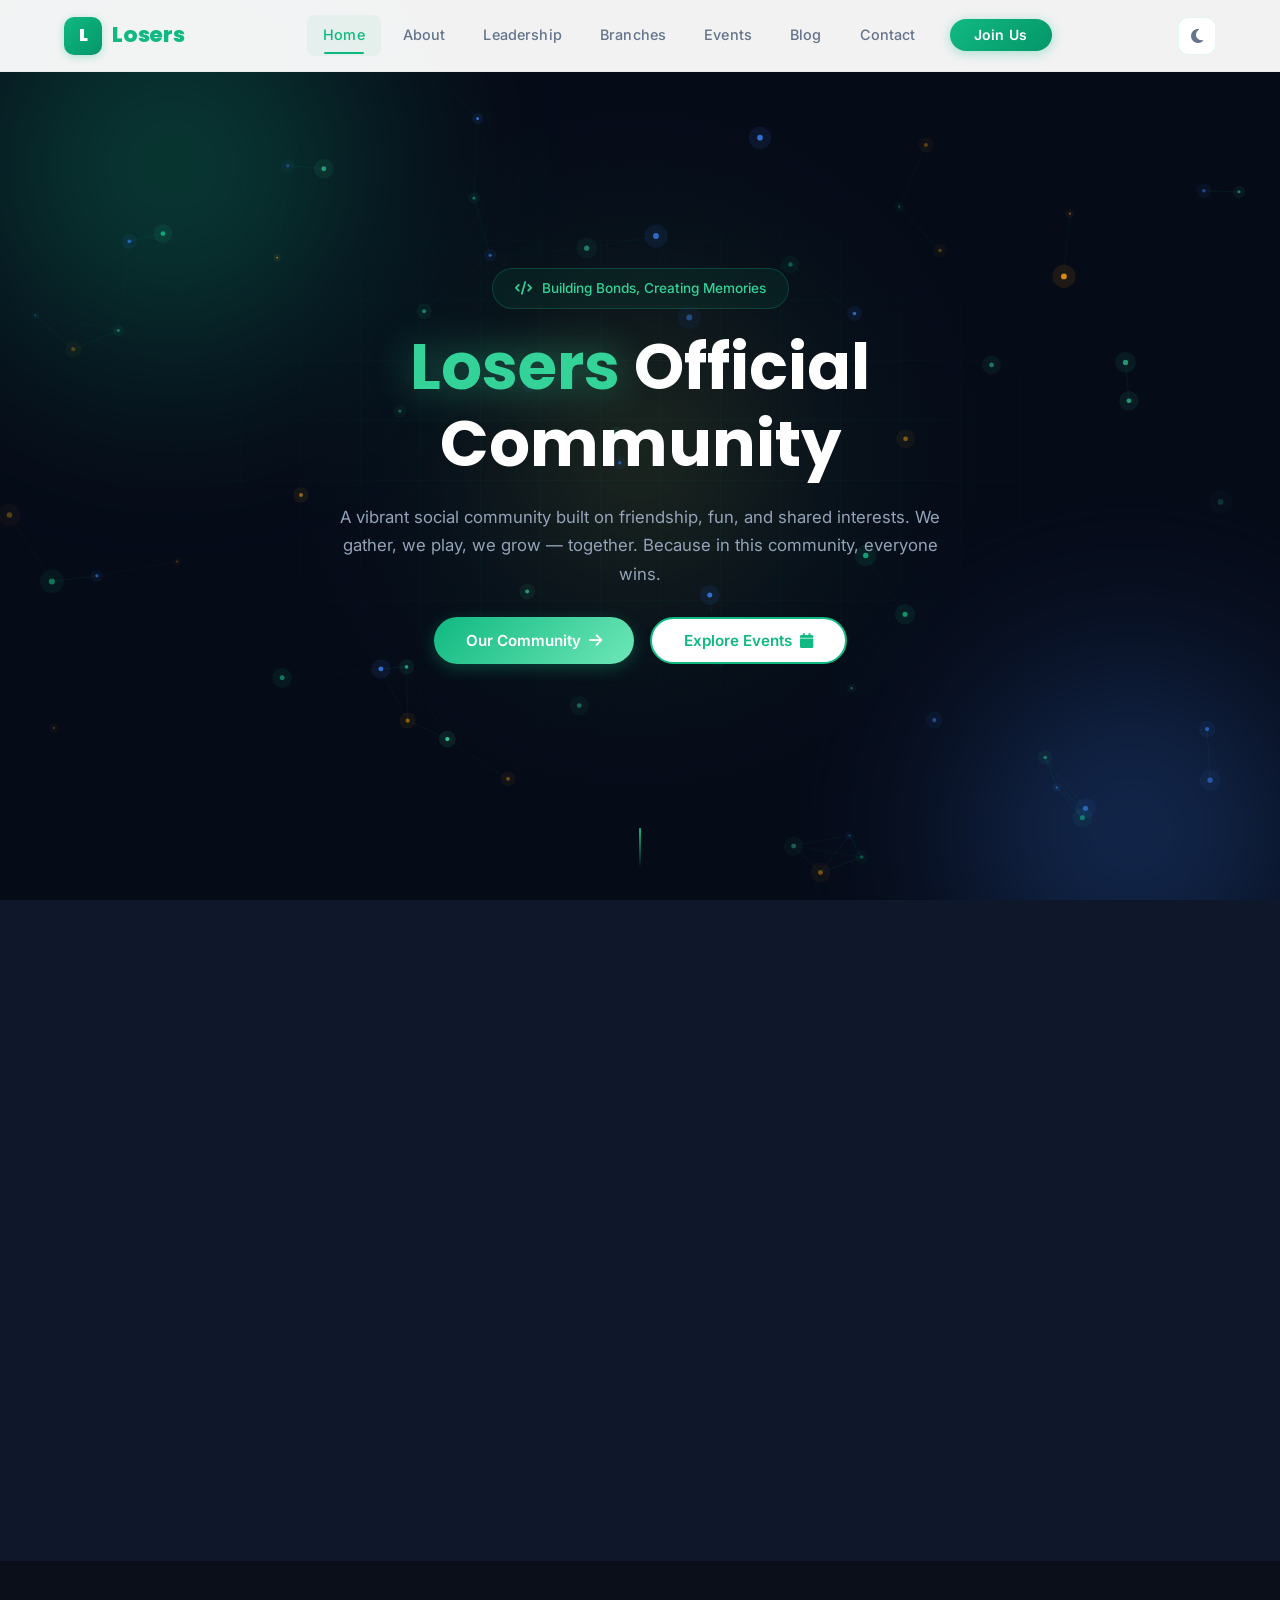
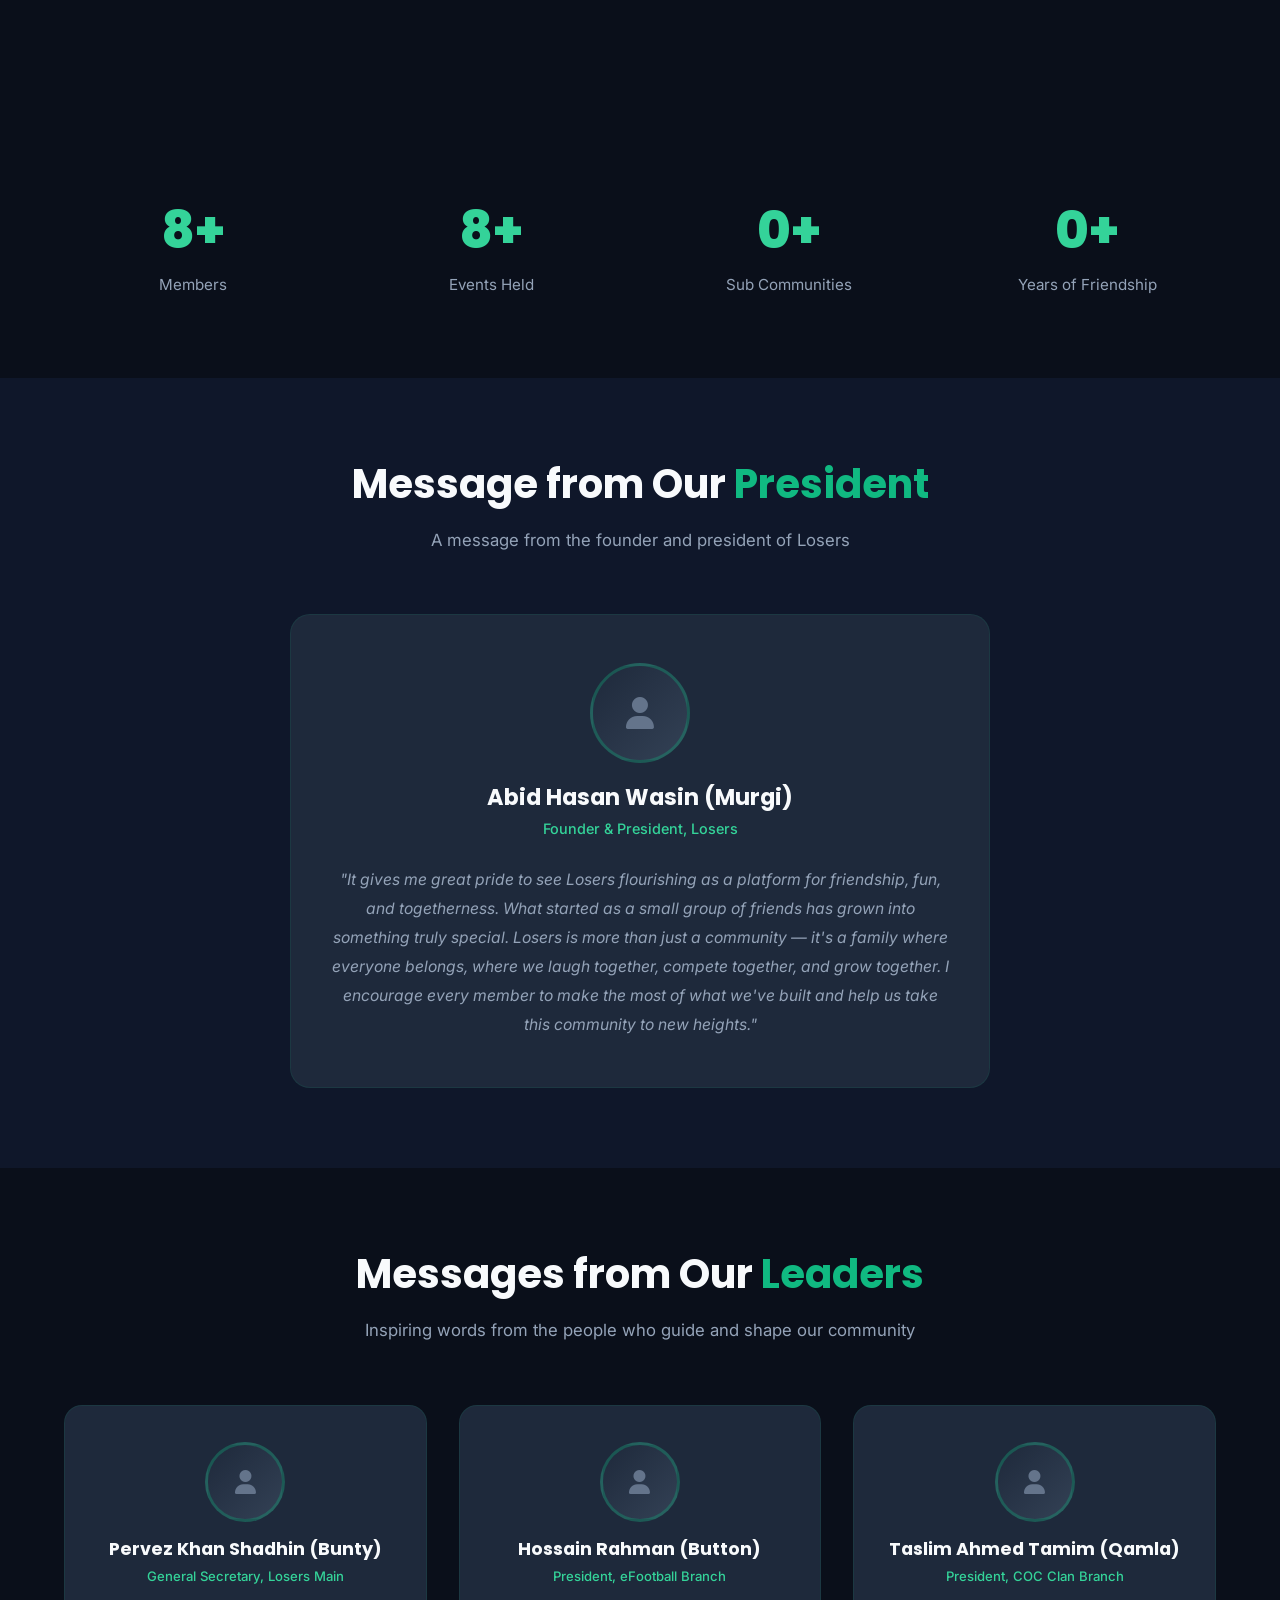
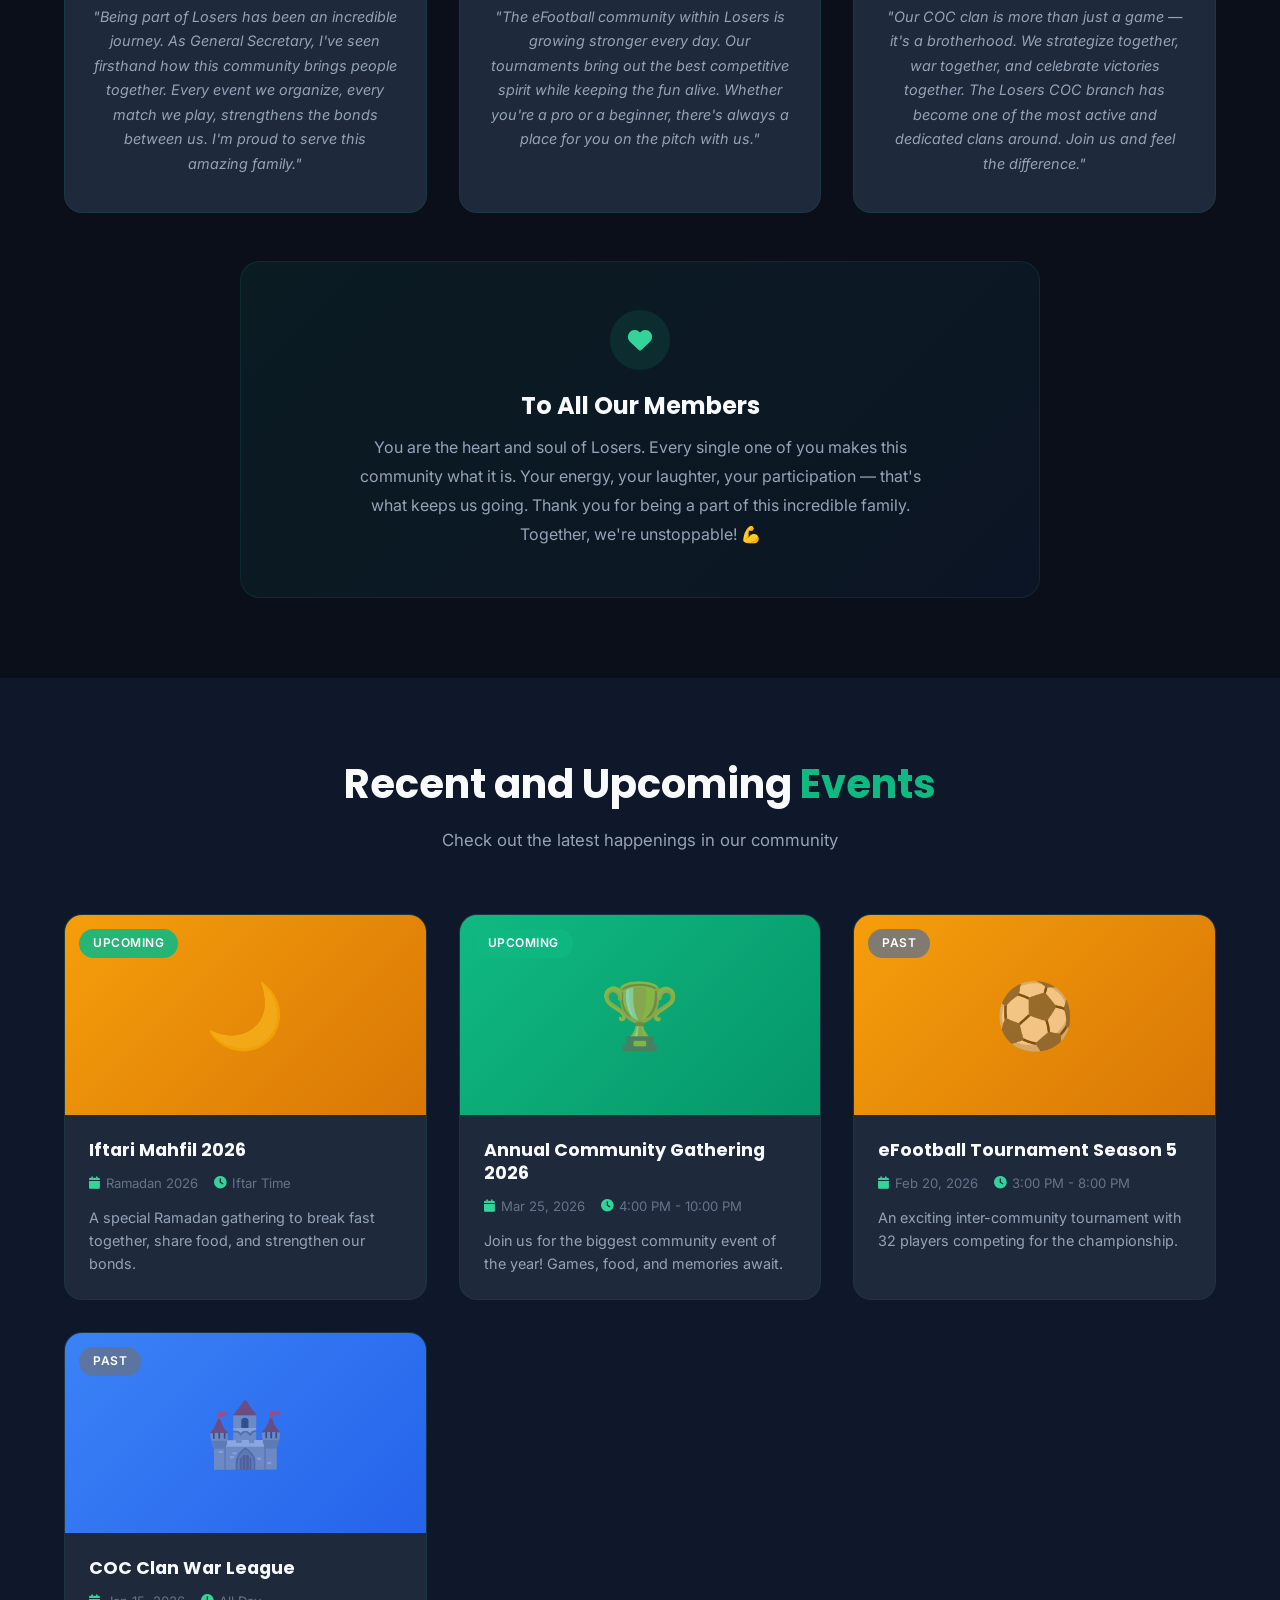
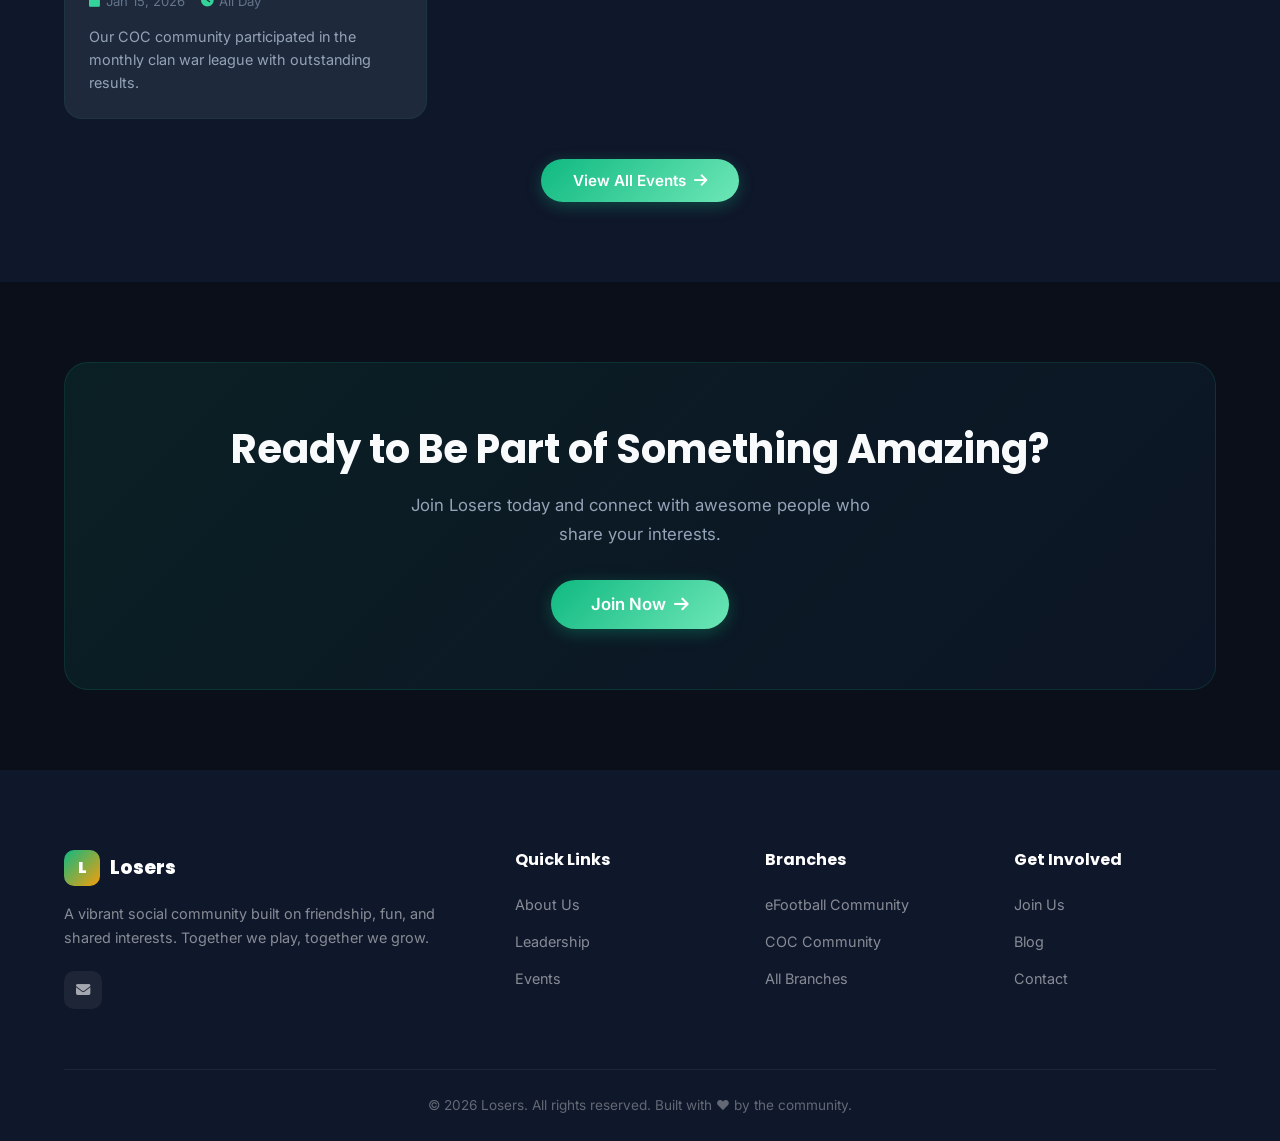
<file: index.html>
<!DOCTYPE html>
<html lang="en">

<head>
    <meta charset="UTF-8">
    <meta name="viewport" content="width=device-width, initial-scale=1.0">
    <title>Losers — Where Friendship Wins</title>
    <meta name="description"
        content="Losers — A vibrant social community built on friendship, shared interests, and togetherness.">
    <link rel="icon" type="image/svg+xml"
        href="data:image/svg+xml,<svg xmlns='http://www.w3.org/2000/svg' viewBox='0 0 100 100'><text y='.9em' font-size='90'>L</text></svg>">
    <link rel="preconnect" href="https://fonts.googleapis.com">
    <link rel="preconnect" href="https://fonts.gstatic.com" crossorigin>
    <link
        href="https://fonts.googleapis.com/css2?family=Inter:wght@400;500;600;700&family=Poppins:wght@600;700;800;900&display=swap"
        rel="stylesheet">
    <link rel="stylesheet" href="https://cdnjs.cloudflare.com/ajax/libs/font-awesome/6.5.0/css/all.min.css">
    <link rel="stylesheet" href="css/style.css">
</head>

<body>

    <!-- Navigation -->
    <nav class="navbar">
        <div class="container">
            <a href="index.html" class="nav-brand">
                <div class="logo-icon">L</div>
                Losers
            </a>
            <div class="nav-links" id="navLinks">
                <a href="index.html" class="active">Home</a>
                <a href="pages/about.html">About</a>
                <a href="pages/leadership.html">Leadership</a>
                <a href="pages/sub-communities.html">Branches</a>
                <a href="pages/events.html">Events</a>
                <a href="pages/blog.html">Blog</a>
                <a href="pages/contact.html">Contact</a>
                <a href="pages/join.html" class="btn btn-primary btn-sm">Join Us</a>
            </div>
            <button class="theme-toggle" id="themeToggle" aria-label="Toggle dark mode">
                <i class="fas fa-moon"></i>
            </button>
            <button class="nav-toggle" id="navToggle" aria-label="Toggle navigation">
                <span></span><span></span><span></span>
            </button>
        </div>
    </nav>

    <!-- Hero Section -->
    <section class="hero hero-fullscreen">
        <div class="hero-orb hero-orb--1"></div>
        <div class="hero-orb hero-orb--2"></div>
        <div class="hero-orb hero-orb--3"></div>
        <canvas class="hero-canvas" id="heroCanvas"></canvas>
        <div class="container">
            <div class="hero-center">
                <div class="badge hero-animate" style="--delay: 0.1s;">
                    <i class="fas fa-code"></i>
                    Building Bonds, Creating Memories
                </div>
                <h1 class="hero-animate hero-title" style="--delay: 0.3s;"><span>Losers</span> Official Community</h1>
                <p class="hero-animate" style="--delay: 0.5s;">A vibrant social community built on friendship, fun, and
                    shared interests. We gather, we play, we grow — together. Because in this community, everyone wins.
                </p>
                <div class="hero-buttons hero-animate" style="justify-content: center; --delay: 0.7s;">
                    <a href="pages/about.html" class="btn btn-primary">
                        Our Community <i class="fas fa-arrow-right"></i>
                    </a>
                    <a href="pages/events.html" class="btn btn-secondary">
                        Explore Events <i class="fas fa-calendar"></i>
                    </a>
                </div>
            </div>
        </div>
        <div class="hero-scroll-indicator" style="--delay: 1s;">
            <div class="scroll-line"></div>
        </div>
    </section>

    <!-- Who We Are -->
    <section class="section-dark">
        <div class="container">
            <div class="about-grid">
                <div class="about-text fade-in">
                    <span class="badge">About Us</span>
                    <h2>Who We Are</h2>
                    <p>Welcome to <strong>Losers</strong> — a passionate and tight-knit social community where
                        friendship comes first. What started as a small group of friends has grown into a multi-branch
                        organization with 30 active members across gaming, social activities, and much more.</p>
                    <p>Our mission is to create a welcoming space where everyone can connect, share interests, compete
                        in friendly matches, and build lasting memories together. Every member is valued, every voice is
                        heard.</p>
                </div>
                <div class="about-right fade-in">
                    <h3 class="vision-title">Our Vision</h3>
                    <p class="vision-text">To build the most inclusive and active social community where friendship
                        transcends boundaries, and every member finds their place to grow, play, and belong.</p>
                    <div class="values-grid">
                        <div class="value-card">
                            <div class="value-icon"><i class="fas fa-users"></i></div>
                            <h4>Community</h4>
                            <p>Building a vibrant community of friends and enthusiasts</p>
                        </div>
                        <div class="value-card">
                            <div class="value-icon"><i class="fas fa-trophy"></i></div>
                            <h4>Excellence</h4>
                            <p>Striving for excellence in all our endeavors</p>
                        </div>
                        <div class="value-card">
                            <div class="value-icon"><i class="fas fa-gamepad"></i></div>
                            <h4>Gaming</h4>
                            <p>Competitive spirit through eFootball & COC</p>
                        </div>
                        <div class="value-card">
                            <div class="value-icon"><i class="fas fa-calendar-alt"></i></div>
                            <h4>Events</h4>
                            <p>Organizing memorable events and gatherings</p>
                        </div>
                    </div>
                </div>
            </div>
        </div>
    </section>

    <!-- Numbers / Stats -->
    <section class="section-darker">
        <div class="container">
            <div class="section-header fade-in">
                <h2>Losers in Numbers</h2>
                <p>Our impact and growing community</p>
            </div>
            <div class="stats-row fade-in">
                <div class="stat-item">
                    <h3 class="stat-number" data-count="30">0</h3>
                    <p>Members</p>
                </div>
                <div class="stat-item">
                    <h3 class="stat-number" data-count="30">0</h3>
                    <p>Events Held</p>
                </div>
                <div class="stat-item">
                    <h3 class="stat-number" data-count="3">0</h3>
                    <p>Sub Communities</p>
                </div>
                <div class="stat-item">
                    <h3 class="stat-number" data-count="2">0</h3>
                    <p>Years of Friendship</p>
                </div>
            </div>
        </div>
    </section>

    <!-- Message from Our President -->
    <section class="section-dark">
        <div class="container">
            <div class="section-header fade-in">
                <h2>Message from Our <span style="color: var(--primary);">President</span></h2>
                <p>A message from the founder and president of Losers</p>
            </div>
            <div class="president-card fade-in">
                <div class="president-avatar">
                    <div class="avatar-placeholder"><i class="fas fa-user"></i></div>
                </div>
                <h3>Abid Hasan Wasin (Murgi)</h3>
                <p class="president-role">Founder & President, Losers</p>
                <blockquote class="president-quote">
                    "It gives me great pride to see Losers flourishing as a platform for friendship, fun, and
                    togetherness. What started as a small group of friends has grown into something truly special.
                    Losers is more than just a community — it's a family where everyone belongs, where we laugh
                    together, compete together, and grow together. I encourage every member to make the most of what
                    we've built and help us take this community to new heights."
                </blockquote>
            </div>
        </div>
    </section>

    <!-- Messages from Leaders -->
    <section class="section-darker">
        <div class="container">
            <div class="section-header fade-in">
                <h2>Messages from Our <span style="color: var(--primary);">Leaders</span></h2>
                <p>Inspiring words from the people who guide and shape our community</p>
            </div>
            <div class="grid-3 fade-in">
                <!-- General Secretary -->
                <div class="leader-card">
                    <div class="leader-avatar">
                        <div class="avatar-placeholder small"><i class="fas fa-user"></i></div>
                    </div>
                    <h4>Pervez Khan Shadhin (Bunty)</h4>
                    <p class="leader-role">General Secretary, Losers Main</p>
                    <blockquote class="leader-quote">
                        "Being part of Losers has been an incredible journey. As General Secretary, I've seen firsthand
                        how this community brings people together. Every event we organize, every match we play,
                        strengthens the bonds between us. I'm proud to serve this amazing family."
                    </blockquote>
                </div>
                <!-- eFootball President -->
                <div class="leader-card">
                    <div class="leader-avatar">
                        <div class="avatar-placeholder small"><i class="fas fa-user"></i></div>
                    </div>
                    <h4>Hossain Rahman (Button)</h4>
                    <p class="leader-role">President, eFootball Branch</p>
                    <blockquote class="leader-quote">
                        "The eFootball community within Losers is growing stronger every day. Our tournaments bring out
                        the best competitive spirit while keeping the fun alive. Whether you're a pro or a beginner,
                        there's always a place for you on the pitch with us."
                    </blockquote>
                </div>
                <!-- COC President -->
                <div class="leader-card">
                    <div class="leader-avatar">
                        <div class="avatar-placeholder small"><i class="fas fa-user"></i></div>
                    </div>
                    <h4>Taslim Ahmed Tamim (Qamla)</h4>
                    <p class="leader-role">President, COC Clan Branch</p>
                    <blockquote class="leader-quote">
                        "Our COC clan is more than just a game — it's a brotherhood. We strategize together, war
                        together, and celebrate victories together. The Losers COC branch has become one of the most
                        active and dedicated clans around. Join us and feel the difference."
                    </blockquote>
                </div>
            </div>
            <!-- All Members -->
            <div class="members-message fade-in">
                <div class="members-message-icon"><i class="fas fa-heart"></i></div>
                <h3>To All Our Members</h3>
                <p>You are the heart and soul of Losers. Every single one of you makes this community what it is. Your
                    energy, your laughter, your participation — that's what keeps us going. Thank you for being a part
                    of this incredible family. Together, we're unstoppable! 💪</p>
            </div>
        </div>
    </section>

    <!-- Recent Events -->
    <section class="section-dark">
        <div class="container">
            <div class="section-header fade-in">
                <h2>Recent and Upcoming <span style="color: var(--primary);">Events</span></h2>
                <p>Check out the latest happenings in our community</p>
            </div>
            <div class="grid-3 fade-in">
                <div class="event-card-v2">
                    <div class="event-card-image" style="background: linear-gradient(135deg, #f59e0b, #d97706);">
                        <span class="event-tag">Upcoming</span>
                        <div class="event-emoji">🌙</div>
                    </div>
                    <div class="event-card-body">
                        <h3>Iftari Mahfil 2026</h3>
                        <div class="event-meta">
                            <span><i class="fas fa-calendar"></i> Ramadan 2026</span>
                            <span><i class="fas fa-clock"></i> Iftar Time</span>
                        </div>
                        <p>A special Ramadan gathering to break fast together, share food, and strengthen our bonds.</p>
                    </div>
                </div>
                <div class="event-card-v2">
                    <div class="event-card-image" style="background: linear-gradient(135deg, #10b981, #059669);">
                        <span class="event-tag">Upcoming</span>
                        <div class="event-emoji">🏆</div>
                    </div>
                    <div class="event-card-body">
                        <h3>Annual Community Gathering 2026</h3>
                        <div class="event-meta">
                            <span><i class="fas fa-calendar"></i> Mar 25, 2026</span>
                            <span><i class="fas fa-clock"></i> 4:00 PM - 10:00 PM</span>
                        </div>
                        <p>Join us for the biggest community event of the year! Games, food, and memories await.</p>
                    </div>
                </div>
                <div class="event-card-v2">
                    <div class="event-card-image" style="background: linear-gradient(135deg, #f59e0b, #d97706);">
                        <span class="event-tag past">Past</span>
                        <div class="event-emoji">⚽</div>
                    </div>
                    <div class="event-card-body">
                        <h3>eFootball Tournament Season 5</h3>
                        <div class="event-meta">
                            <span><i class="fas fa-calendar"></i> Feb 20, 2026</span>
                            <span><i class="fas fa-clock"></i> 3:00 PM - 8:00 PM</span>
                        </div>
                        <p>An exciting inter-community tournament with 32 players competing for the championship.</p>
                    </div>
                </div>
                <div class="event-card-v2">
                    <div class="event-card-image" style="background: linear-gradient(135deg, #3b82f6, #2563eb);">
                        <span class="event-tag past">Past</span>
                        <div class="event-emoji">🏰</div>
                    </div>
                    <div class="event-card-body">
                        <h3>COC Clan War League</h3>
                        <div class="event-meta">
                            <span><i class="fas fa-calendar"></i> Jan 15, 2026</span>
                            <span><i class="fas fa-clock"></i> All Day</span>
                        </div>
                        <p>Our COC community participated in the monthly clan war league with outstanding results.</p>
                    </div>
                </div>
            </div>
            <div style="text-align: center; margin-top: 40px;" class="fade-in">
                <a href="pages/events.html" class="btn btn-primary">View All Events <i
                        class="fas fa-arrow-right"></i></a>
            </div>
        </div>
    </section>

    <!-- CTA Section -->
    <section class="section-darker" style="padding: 80px 0;">
        <div class="container">
            <div class="cta-box fade-in">
                <h2>Ready to Be Part of Something Amazing?</h2>
                <p>Join Losers today and connect with awesome people who share your interests.</p>
                <a href="pages/join.html" class="btn btn-primary btn-lg">Join Now <i class="fas fa-arrow-right"></i></a>
            </div>
        </div>
    </section>

    <!-- Footer -->
    <footer class="footer">
        <div class="container">
            <div class="footer-grid">
                <div>
                    <div class="footer-brand">
                        <div class="logo-icon">L</div>
                        Losers
                    </div>
                    <p>A vibrant social community built on friendship, fun, and shared interests. Together we play,
                        together we grow.</p>
                    <div class="footer-social">
                        <a href="mailto:taslimahmedtamim4u@gmail.com" aria-label="Email"><i
                                class="fas fa-envelope"></i></a>
                    </div>
                </div>
                <div>
                    <h4>Quick Links</h4>
                    <ul class="footer-links">
                        <li><a href="pages/about.html">About Us</a></li>
                        <li><a href="pages/leadership.html">Leadership</a></li>
                        <li><a href="pages/events.html">Events</a></li>
                    </ul>
                </div>
                <div>
                    <h4>Branches</h4>
                    <ul class="footer-links">
                        <li><a href="pages/efootball.html">eFootball Community</a></li>
                        <li><a href="pages/coc.html">COC Community</a></li>
                        <li><a href="pages/sub-communities.html">All Branches</a></li>
                    </ul>
                </div>
                <div>
                    <h4>Get Involved</h4>
                    <ul class="footer-links">
                        <li><a href="pages/join.html">Join Us</a></li>
                        <li><a href="pages/blog.html">Blog</a></li>
                        <li><a href="pages/contact.html">Contact</a></li>
                    </ul>
                </div>
            </div>
            <div class="footer-bottom">
                <p>&copy; 2026 Losers. All rights reserved. Built with ❤️ by the community.</p>
            </div>
        </div>
    </footer>

    <!-- Scroll to Top -->
    <button class="scroll-top" id="scrollTop" aria-label="Scroll to top">
        <i class="fas fa-arrow-up"></i>
    </button>

    <script src="js/main.js"></script>
</body>

</html>
</file>
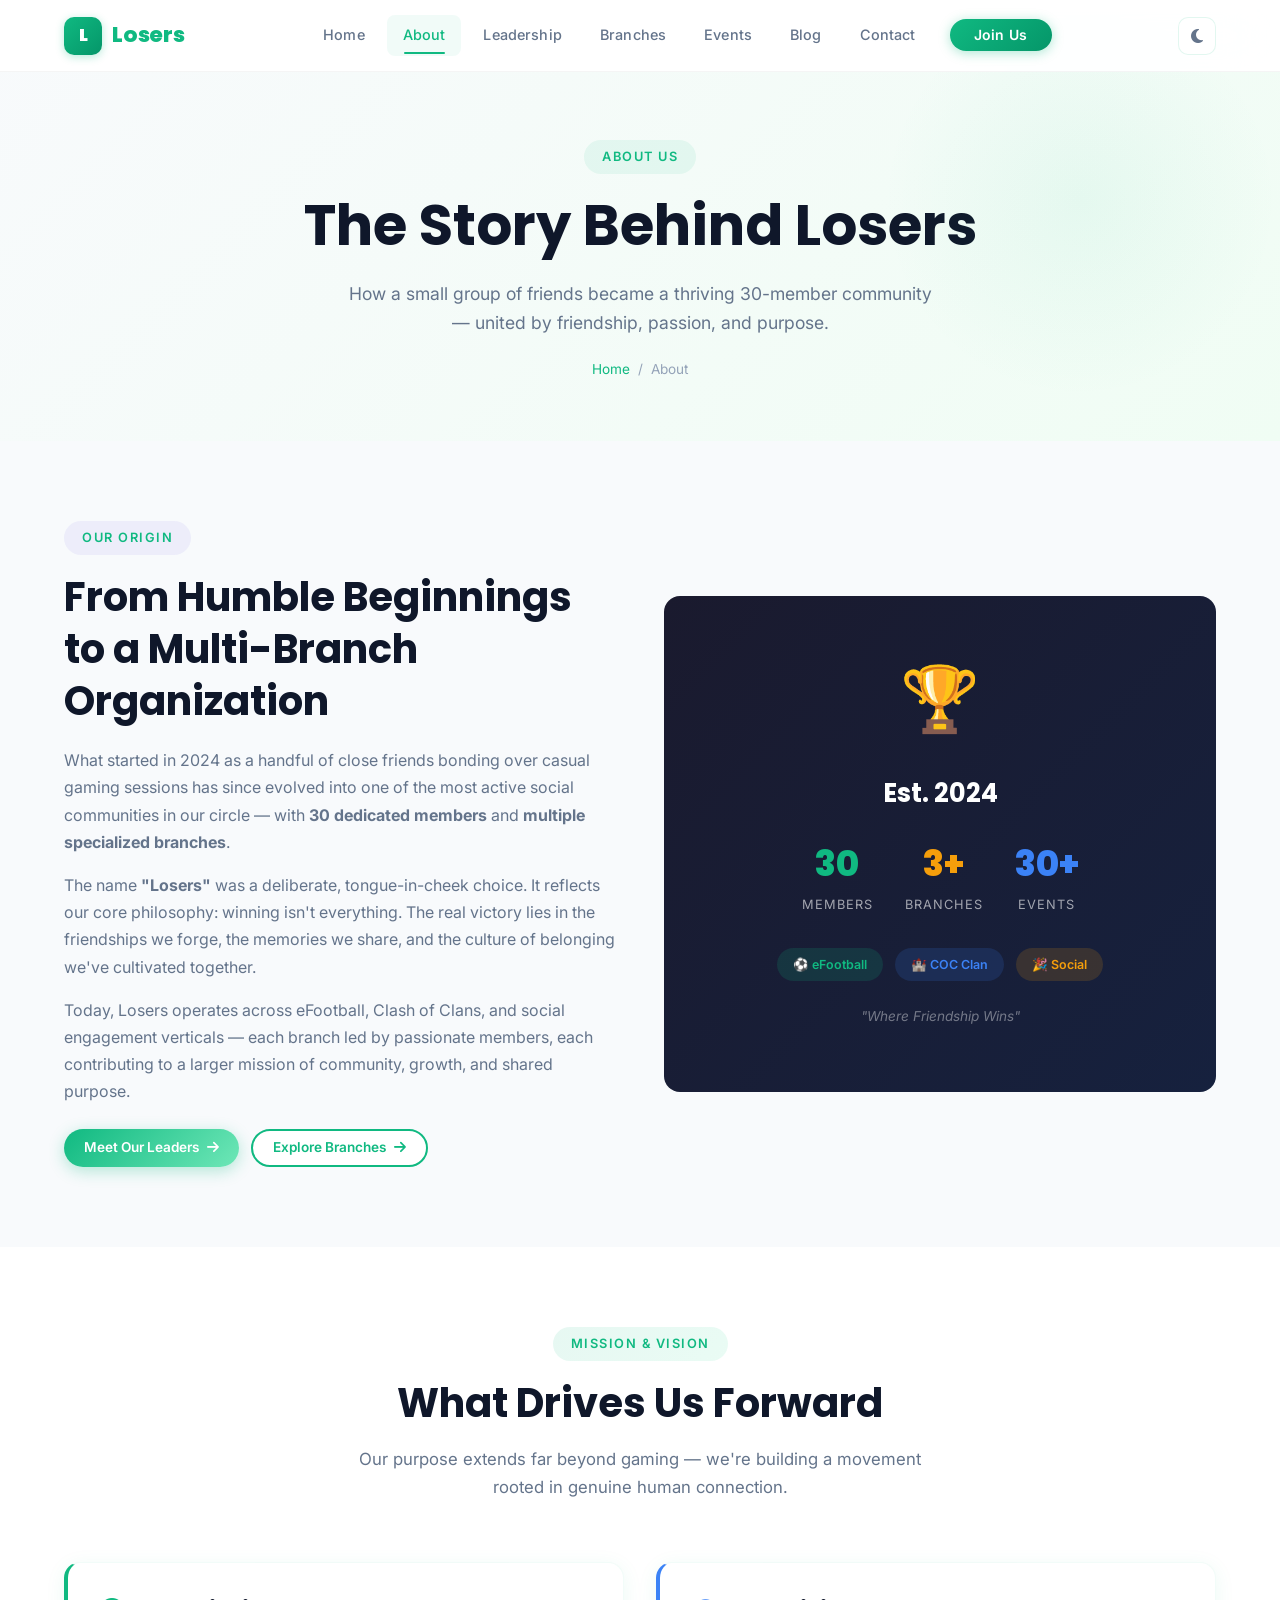
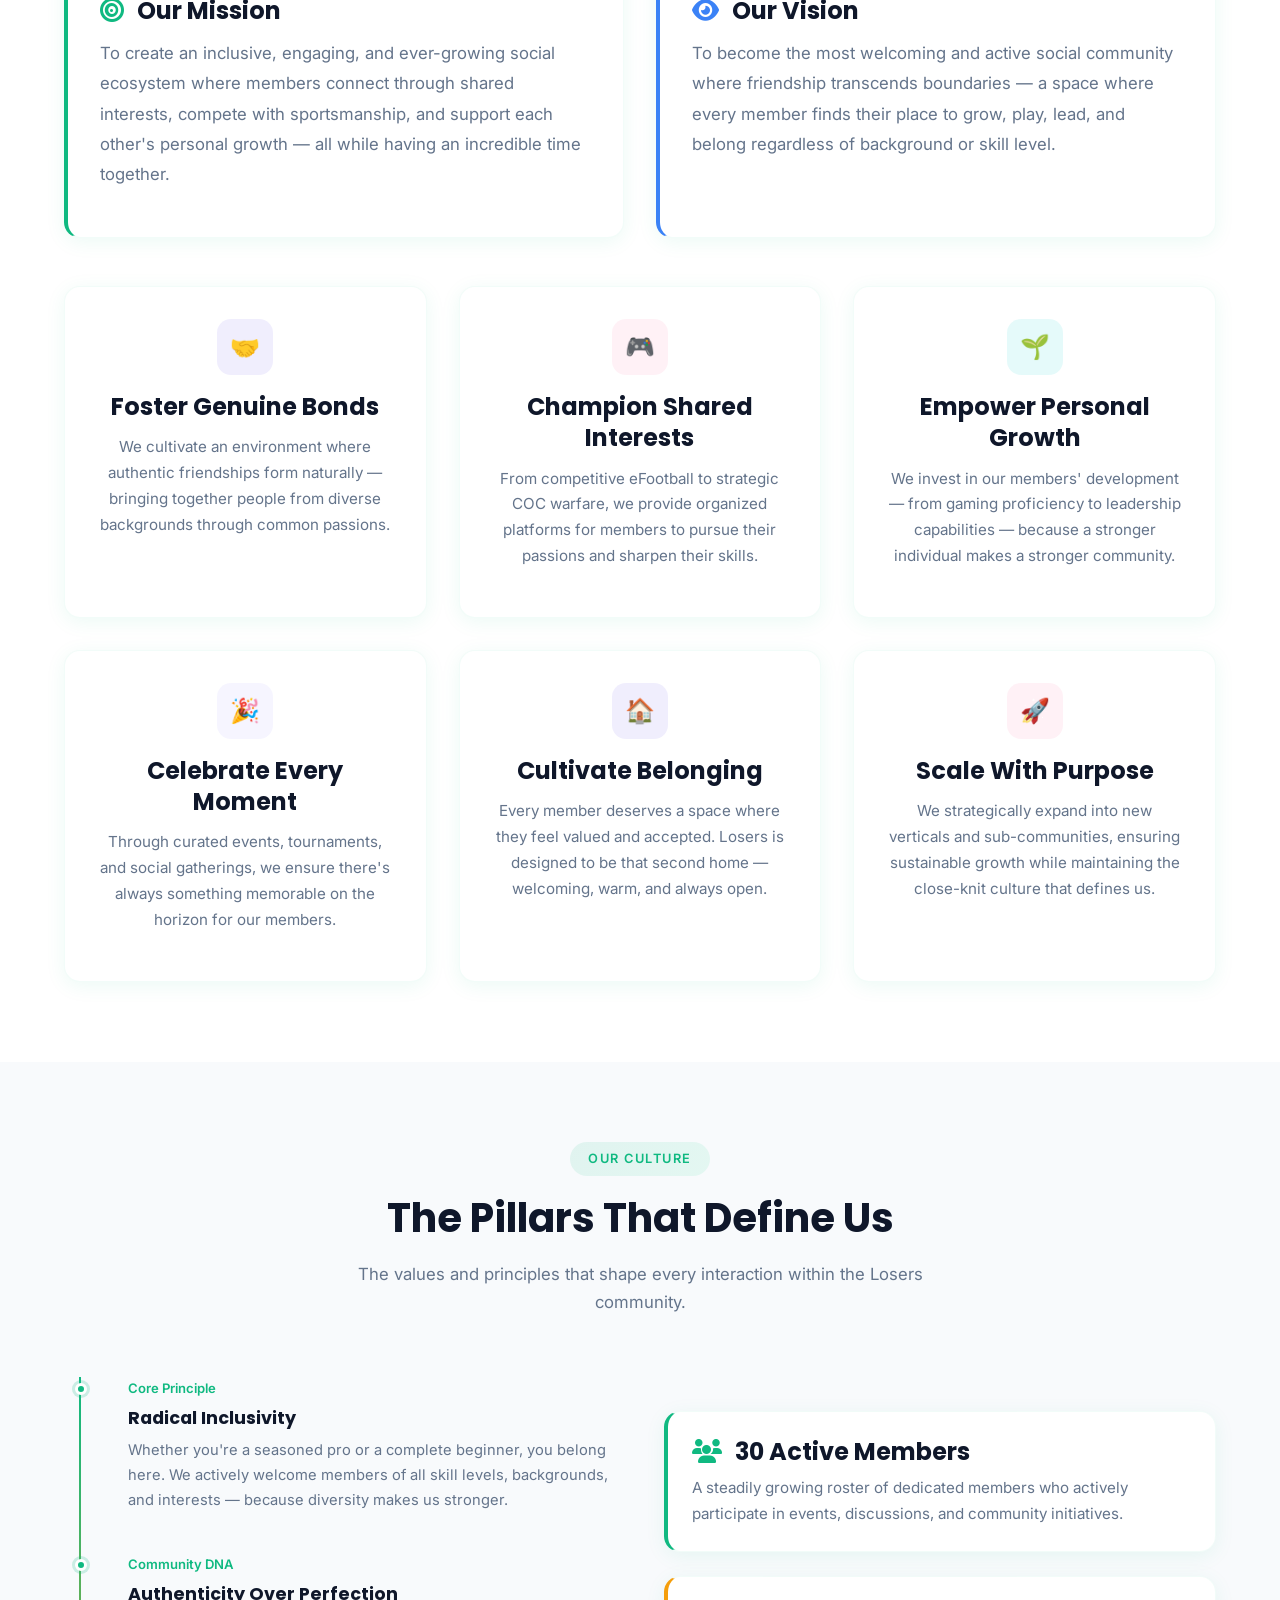
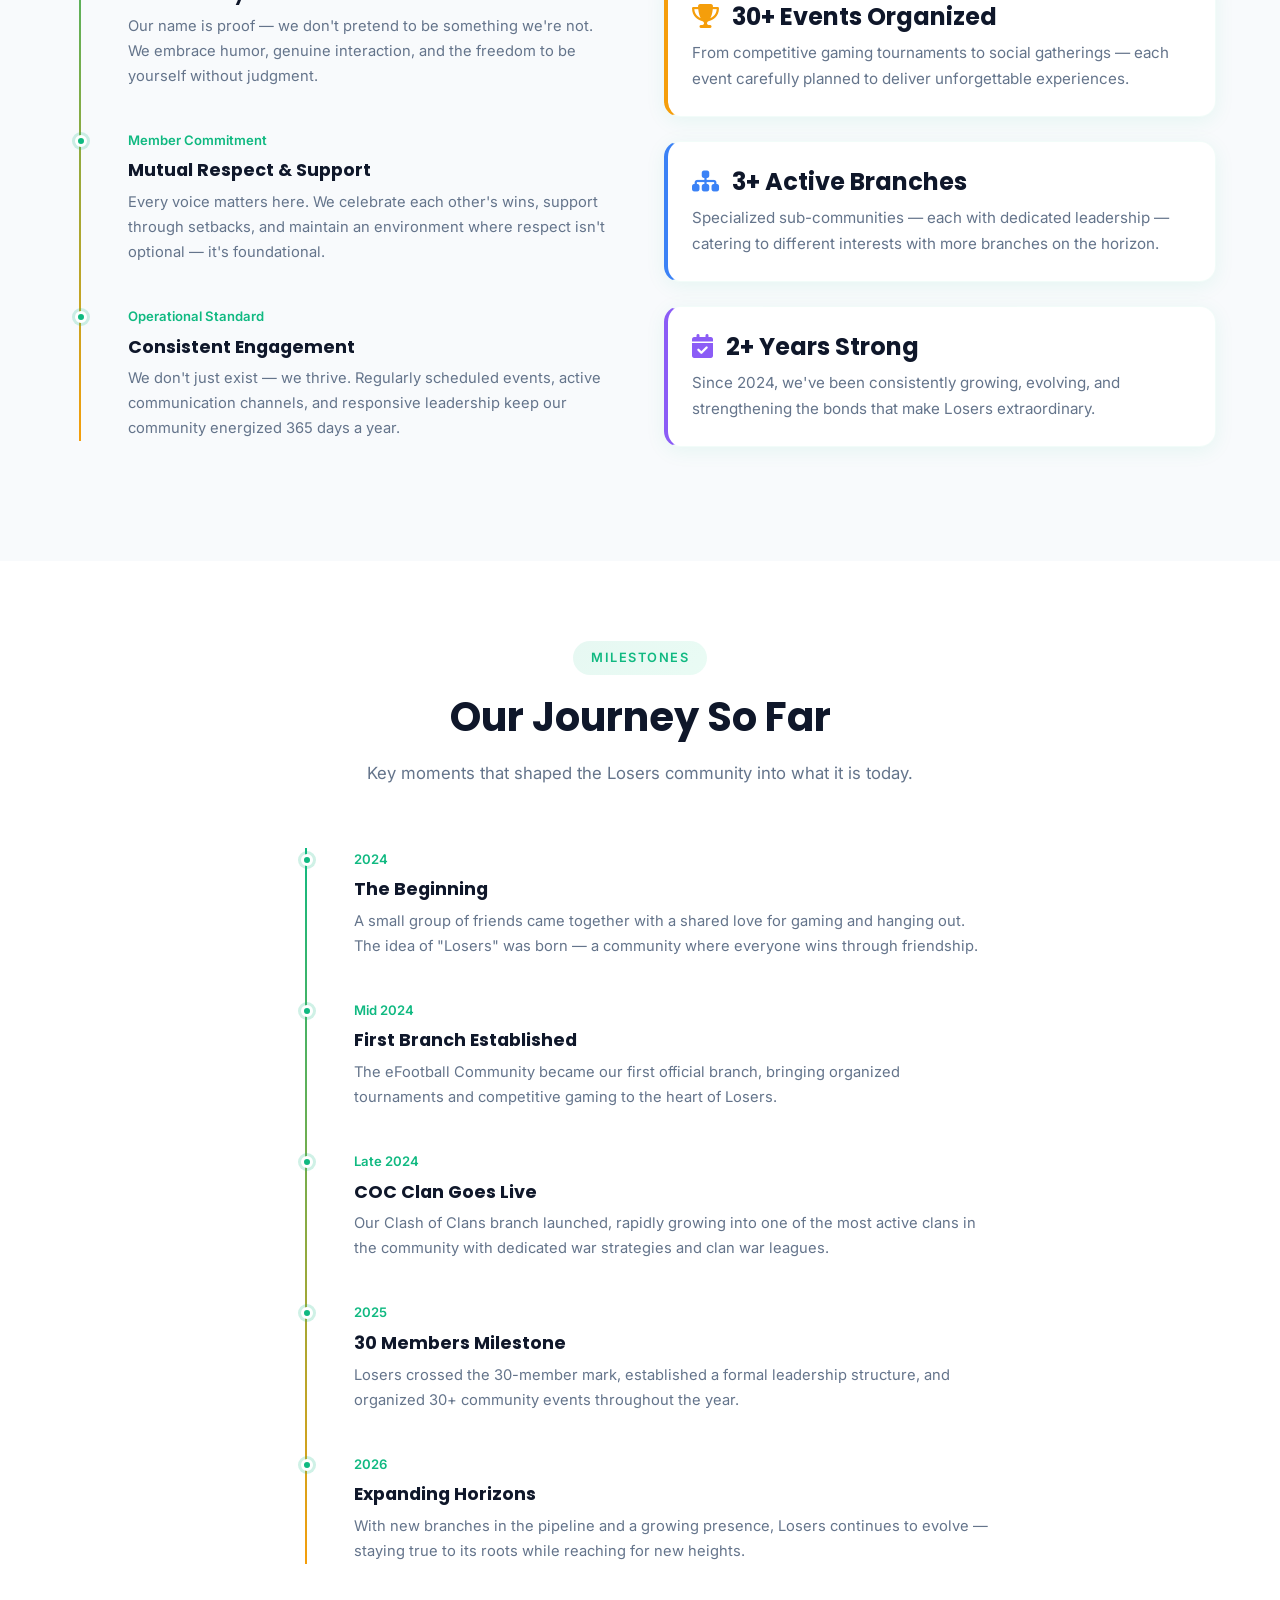
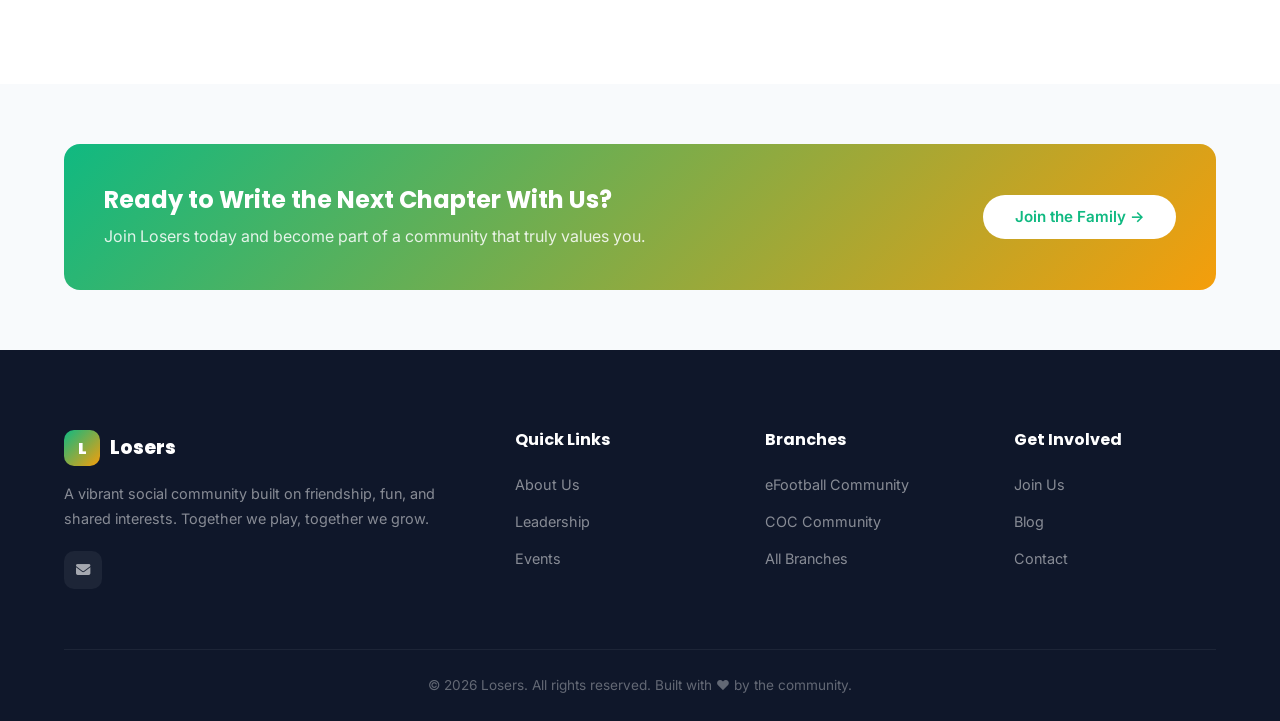
<file: pages/about.html>
<!DOCTYPE html>
<html lang="en">

<head>
    <meta charset="UTF-8">
    <meta name="viewport" content="width=device-width, initial-scale=1.0">
    <title>About Us — Losers</title>
    <meta name="description" content="Learn about Losers — our story, mission, values, and the vibrant community we've built together.">
    <link rel="icon" type="image/svg+xml" href="data:image/svg+xml,<svg xmlns='http://www.w3.org/2000/svg' viewBox='0 0 100 100'><text y='.9em' font-size='90'>L</text></svg>">
    <link rel="preconnect" href="https://fonts.googleapis.com">
    <link rel="preconnect" href="https://fonts.gstatic.com" crossorigin>
    <link
        href="https://fonts.googleapis.com/css2?family=Inter:wght@400;500;600;700&family=Poppins:wght@600;700;800;900&display=swap"
        rel="stylesheet">
    <link rel="stylesheet" href="https://cdnjs.cloudflare.com/ajax/libs/font-awesome/6.5.0/css/all.min.css">
    <link rel="stylesheet" href="../css/style.css">
</head>

<body>

    <!-- Navigation -->
    <nav class="navbar">
        <div class="container">
            <a href="../index.html" class="nav-brand">
                <div class="logo-icon">L</div>
                Losers
            </a>
            <div class="nav-links" id="navLinks">
                <a href="../index.html">Home</a>
                <a href="about.html" class="active">About</a>
                <a href="leadership.html">Leadership</a>
                <a href="sub-communities.html">Branches</a>
                <a href="events.html">Events</a>
                <a href="blog.html">Blog</a>
                <a href="contact.html">Contact</a>
                <a href="join.html" class="btn btn-primary btn-sm">Join Us</a>
            </div>
            <button class="theme-toggle" id="themeToggle" aria-label="Toggle dark mode">
                <i class="fas fa-moon"></i>
            </button>
            <button class="nav-toggle" id="navToggle" aria-label="Toggle navigation">
                <span></span><span></span><span></span>
            </button>
        </div>
    </nav>

    <!-- Page Header -->
    <div class="page-header">
        <div class="container">
            <span class="badge">About Us</span>
            <h1>The Story Behind Losers</h1>
            <p>How a small group of friends became a thriving 30-member community — united by friendship, passion, and purpose.</p>
            <div class="breadcrumb">
                <a href="../index.html">Home</a>
                <span>/</span>
                <span>About</span>
            </div>
        </div>
    </div>

    <!-- Our Story -->
    <section>
        <div class="container">
            <div class="grid-2 fade-in" style="align-items: center; gap: 48px;">
                <div>
                    <span class="badge"
                        style="display: inline-block; padding: 6px 18px; background: rgba(108, 92, 231, 0.08); color: var(--primary); border-radius: 50px; font-size: 0.8rem; font-weight: 600; letter-spacing: 1.5px; margin-bottom: 16px;">OUR
                        ORIGIN</span>
                    <h2 style="margin-bottom: 20px;">From Humble Beginnings to a Multi-Branch Organization</h2>
                    <p>What started in 2024 as a handful of close friends bonding over casual gaming sessions has since
                        evolved into one of the most active social communities in our circle — with <strong>30
                            dedicated members</strong> and <strong>multiple specialized branches</strong>.</p>
                    <p>The name <strong>"Losers"</strong> was a deliberate, tongue-in-cheek choice. It reflects our core
                        philosophy: winning isn't everything. The real victory lies in the friendships we forge, the
                        memories we share, and the culture of belonging we've cultivated together.</p>
                    <p>Today, Losers operates across eFootball, Clash of Clans, and social engagement verticals — each
                        branch led by passionate members, each contributing to a larger mission of community, growth,
                        and shared purpose.</p>
                    <div style="display: flex; gap: 12px; margin-top: 24px; flex-wrap: wrap;">
                        <a href="leadership.html" class="btn btn-primary btn-sm">Meet Our Leaders <i class="fas fa-arrow-right"></i></a>
                        <a href="sub-communities.html" class="btn btn-secondary btn-sm">Explore Branches <i class="fas fa-arrow-right"></i></a>
                    </div>
                </div>
                <div>
                    <div style="border-radius: 16px; background: linear-gradient(135deg, #1a1a2e, #16213e); padding: 48px 32px; text-align: center;">
                        <div style="font-size: 4rem; margin-bottom: 24px;">🏆</div>
                        <h3 style="color: #fff; font-size: 1.6rem; margin-bottom: 24px; font-family: 'Poppins', sans-serif;">Est. 2024</h3>
                        <div style="display: flex; justify-content: center; gap: 32px; flex-wrap: wrap; margin-bottom: 32px;">
                            <div style="text-align: center;">
                                <div style="font-size: 2.2rem; font-weight: 800; color: #10b981; font-family: 'Poppins', sans-serif;">30</div>
                                <div style="font-size: 0.8rem; color: rgba(255,255,255,0.6); text-transform: uppercase; letter-spacing: 1px;">Members</div>
                            </div>
                            <div style="text-align: center;">
                                <div style="font-size: 2.2rem; font-weight: 800; color: #f59e0b; font-family: 'Poppins', sans-serif;">3+</div>
                                <div style="font-size: 0.8rem; color: rgba(255,255,255,0.6); text-transform: uppercase; letter-spacing: 1px;">Branches</div>
                            </div>
                            <div style="text-align: center;">
                                <div style="font-size: 2.2rem; font-weight: 800; color: #3b82f6; font-family: 'Poppins', sans-serif;">30+</div>
                                <div style="font-size: 0.8rem; color: rgba(255,255,255,0.6); text-transform: uppercase; letter-spacing: 1px;">Events</div>
                            </div>
                        </div>
                        <div style="display: flex; justify-content: center; gap: 12px; flex-wrap: wrap;">
                            <span style="padding: 6px 16px; background: rgba(16,185,129,0.15); color: #10b981; border-radius: 50px; font-size: 0.78rem; font-weight: 600;">⚽ eFootball</span>
                            <span style="padding: 6px 16px; background: rgba(59,130,246,0.15); color: #3b82f6; border-radius: 50px; font-size: 0.78rem; font-weight: 600;">🏰 COC Clan</span>
                            <span style="padding: 6px 16px; background: rgba(245,158,11,0.15); color: #f59e0b; border-radius: 50px; font-size: 0.78rem; font-weight: 600;">🎉 Social</span>
                        </div>
                        <p style="color: rgba(255,255,255,0.4); margin-top: 24px; font-size: 0.85rem; font-style: italic;">"Where Friendship Wins"</p>
                    </div>
                </div>
            </div>
        </div>
    </section>

    <!-- Mission & Vision -->
    <section style="background: var(--white);">
        <div class="container">
            <div class="section-header fade-in">
                <span class="badge">Mission & Vision</span>
                <h2>What Drives Us Forward</h2>
                <p>Our purpose extends far beyond gaming — we're building a movement rooted in genuine human connection.</p>
            </div>
            <div class="grid-2 fade-in" style="gap: 32px; margin-bottom: 48px;">
                <div class="card" style="border-left: 4px solid var(--primary); padding: 32px;">
                    <h3 style="margin-bottom: 12px;"><i class="fas fa-bullseye" style="color: var(--primary); margin-right: 8px;"></i> Our Mission</h3>
                    <p style="font-size: 1.05rem; line-height: 1.8;">To create an inclusive, engaging, and ever-growing
                        social ecosystem where members connect through shared interests, compete with sportsmanship,
                        and support each other's personal growth — all while having an incredible time together.</p>
                </div>
                <div class="card" style="border-left: 4px solid var(--secondary); padding: 32px;">
                    <h3 style="margin-bottom: 12px;"><i class="fas fa-eye" style="color: var(--secondary); margin-right: 8px;"></i> Our Vision</h3>
                    <p style="font-size: 1.05rem; line-height: 1.8;">To become the most welcoming and active social
                        community where friendship transcends boundaries — a space where every member finds their
                        place to grow, play, lead, and belong regardless of background or skill level.</p>
                </div>
            </div>
            <div class="grid-3 fade-in">
                <div class="card" style="text-align: center;">
                    <div class="card-icon" style="background: rgba(108, 92, 231, 0.1); color: var(--primary); margin: 0 auto 16px;">🤝</div>
                    <h3>Foster Genuine Bonds</h3>
                    <p>We cultivate an environment where authentic friendships form naturally — bringing together people
                        from diverse backgrounds through common passions.</p>
                </div>
                <div class="card" style="text-align: center;">
                    <div class="card-icon" style="background: rgba(253, 121, 168, 0.1); color: var(--accent); margin: 0 auto 16px;">🎮</div>
                    <h3>Champion Shared Interests</h3>
                    <p>From competitive eFootball to strategic COC warfare, we provide organized platforms for members
                        to pursue their passions and sharpen their skills.</p>
                </div>
                <div class="card" style="text-align: center;">
                    <div class="card-icon" style="background: rgba(0, 206, 201, 0.1); color: var(--secondary); margin: 0 auto 16px;">🌱</div>
                    <h3>Empower Personal Growth</h3>
                    <p>We invest in our members' development — from gaming proficiency to leadership capabilities — because
                        a stronger individual makes a stronger community.</p>
                </div>
                <div class="card" style="text-align: center;">
                    <div class="card-icon" style="background: rgba(162, 155, 254, 0.1); color: #8b5cf6; margin: 0 auto 16px;">🎉</div>
                    <h3>Celebrate Every Moment</h3>
                    <p>Through curated events, tournaments, and social gatherings, we ensure there's always something
                        memorable on the horizon for our members.</p>
                </div>
                <div class="card" style="text-align: center;">
                    <div class="card-icon" style="background: rgba(108, 92, 231, 0.1); color: #10b981; margin: 0 auto 16px;">🏠</div>
                    <h3>Cultivate Belonging</h3>
                    <p>Every member deserves a space where they feel valued and accepted. Losers is designed to be
                        that second home — welcoming, warm, and always open.</p>
                </div>
                <div class="card" style="text-align: center;">
                    <div class="card-icon" style="background: rgba(253, 121, 168, 0.1); color: #f59e0b; margin: 0 auto 16px;">🚀</div>
                    <h3>Scale With Purpose</h3>
                    <p>We strategically expand into new verticals and sub-communities, ensuring sustainable growth
                        while maintaining the close-knit culture that defines us.</p>
                </div>
            </div>
        </div>
    </section>

    <!-- Community Culture -->
    <section>
        <div class="container">
            <div class="section-header fade-in">
                <span class="badge">Our Culture</span>
                <h2>The Pillars That Define Us</h2>
                <p>The values and principles that shape every interaction within the Losers community.</p>
            </div>
            <div class="grid-2 fade-in" style="align-items: center; gap: 48px;">
                <div>
                    <div class="timeline">
                        <div class="timeline-item">
                            <div class="timeline-date">Core Principle</div>
                            <h3>Radical Inclusivity</h3>
                            <p>Whether you're a seasoned pro or a complete beginner, you belong here. We actively
                                welcome members of all skill levels, backgrounds, and interests — because diversity
                                makes us stronger.</p>
                        </div>
                        <div class="timeline-item">
                            <div class="timeline-date">Community DNA</div>
                            <h3>Authenticity Over Perfection</h3>
                            <p>Our name is proof — we don't pretend to be something we're not. We embrace humor,
                                genuine interaction, and the freedom to be yourself without judgment.</p>
                        </div>
                        <div class="timeline-item">
                            <div class="timeline-date">Member Commitment</div>
                            <h3>Mutual Respect & Support</h3>
                            <p>Every voice matters here. We celebrate each other's wins, support through setbacks,
                                and maintain an environment where respect isn't optional — it's foundational.</p>
                        </div>
                        <div class="timeline-item">
                            <div class="timeline-date">Operational Standard</div>
                            <h3>Consistent Engagement</h3>
                            <p>We don't just exist — we thrive. Regularly scheduled events, active communication
                                channels, and responsive leadership keep our community energized 365 days a year.</p>
                        </div>
                    </div>
                </div>
                <div style="display: flex; flex-direction: column; gap: 24px;">
                    <div class="card" style="border-left: 4px solid var(--primary); padding: 24px;">
                        <h3 style="margin-bottom: 8px;"><i class="fas fa-users" style="color: var(--primary); margin-right: 8px;"></i> 30 Active Members</h3>
                        <p style="margin: 0;">A steadily growing roster of dedicated members who actively participate
                            in events, discussions, and community initiatives.</p>
                    </div>
                    <div class="card" style="border-left: 4px solid var(--accent); padding: 24px;">
                        <h3 style="margin-bottom: 8px;"><i class="fas fa-trophy" style="color: var(--accent); margin-right: 8px;"></i> 30+ Events Organized</h3>
                        <p style="margin: 0;">From competitive gaming tournaments to social gatherings — each event
                            carefully planned to deliver unforgettable experiences.</p>
                    </div>
                    <div class="card" style="border-left: 4px solid var(--secondary); padding: 24px;">
                        <h3 style="margin-bottom: 8px;"><i class="fas fa-sitemap" style="color: var(--secondary); margin-right: 8px;"></i> 3+ Active Branches</h3>
                        <p style="margin: 0;">Specialized sub-communities — each with dedicated leadership — catering
                            to different interests with more branches on the horizon.</p>
                    </div>
                    <div class="card" style="border-left: 4px solid #8b5cf6; padding: 24px;">
                        <h3 style="margin-bottom: 8px;"><i class="fas fa-calendar-check" style="color: #8b5cf6; margin-right: 8px;"></i> 2+ Years Strong</h3>
                        <p style="margin: 0;">Since 2024, we've been consistently growing, evolving, and
                            strengthening the bonds that make Losers extraordinary.</p>
                    </div>
                </div>
            </div>
        </div>
    </section>

    <!-- Milestones -->
    <section style="background: var(--white);">
        <div class="container">
            <div class="section-header fade-in">
                <span class="badge">Milestones</span>
                <h2>Our Journey So Far</h2>
                <p>Key moments that shaped the Losers community into what it is today.</p>
            </div>
            <div class="timeline fade-in" style="max-width: 700px; margin: 0 auto;">
                <div class="timeline-item">
                    <div class="timeline-date">2024</div>
                    <h3>The Beginning</h3>
                    <p>A small group of friends came together with a shared love for gaming and hanging out.
                        The idea of "Losers" was born — a community where everyone wins through friendship.</p>
                </div>
                <div class="timeline-item">
                    <div class="timeline-date">Mid 2024</div>
                    <h3>First Branch Established</h3>
                    <p>The eFootball Community became our first official branch, bringing organized tournaments
                        and competitive gaming to the heart of Losers.</p>
                </div>
                <div class="timeline-item">
                    <div class="timeline-date">Late 2024</div>
                    <h3>COC Clan Goes Live</h3>
                    <p>Our Clash of Clans branch launched, rapidly growing into one of the most active clans
                        in the community with dedicated war strategies and clan war leagues.</p>
                </div>
                <div class="timeline-item">
                    <div class="timeline-date">2025</div>
                    <h3>30 Members Milestone</h3>
                    <p>Losers crossed the 30-member mark, established a formal leadership structure, and
                        organized 30+ community events throughout the year.</p>
                </div>
                <div class="timeline-item">
                    <div class="timeline-date">2026</div>
                    <h3>Expanding Horizons</h3>
                    <p>With new branches in the pipeline and a growing presence, Losers continues to evolve
                        — staying true to its roots while reaching for new heights.</p>
                </div>
            </div>
        </div>
    </section>

    <!-- CTA -->
    <section style="padding: 60px 0;">
        <div class="container">
            <div class="event-banner fade-in" style="margin-bottom: 0;">
                <div>
                    <h3>Ready to Write the Next Chapter With Us?</h3>
                    <p>Join Losers today and become part of a community that truly values you.</p>
                </div>
                <a href="join.html" class="btn">Join the Family →</a>
            </div>
        </div>
    </section>

    <!-- Footer -->
    <footer class="footer">
        <div class="container">
            <div class="footer-grid">
                <div>
                    <div class="footer-brand">
                        <div class="logo-icon">L</div>
                        Losers
                    </div>
                    <p>A vibrant social community built on friendship, fun, and shared interests. Together we play,
                        together we grow.</p>
                    <div class="footer-social">
                        <a href="mailto:taslimahmedtamim4u@gmail.com" aria-label="Email"><i class="fas fa-envelope"></i></a>
                    </div>
                </div>
                <div>
                    <h4>Quick Links</h4>
                    <ul class="footer-links">
                        <li><a href="about.html">About Us</a></li>
                        <li><a href="leadership.html">Leadership</a></li>
                        <li><a href="events.html">Events</a></li>
                    </ul>
                </div>
                <div>
                    <h4>Branches</h4>
                    <ul class="footer-links">
                        <li><a href="efootball.html">eFootball Community</a></li>
                        <li><a href="coc.html">COC Community</a></li>
                        <li><a href="sub-communities.html">All Branches</a></li>
                    </ul>
                </div>
                <div>
                    <h4>Get Involved</h4>
                    <ul class="footer-links">
                        <li><a href="join.html">Join Us</a></li>
                        <li><a href="blog.html">Blog</a></li>
                        <li><a href="contact.html">Contact</a></li>
                    </ul>
                </div>
            </div>
            <div class="footer-bottom">
                <p>&copy; 2026 Losers. All rights reserved. Built with ❤️ by the community.</p>
            </div>
        </div>
    </footer>

    <button class="scroll-top" id="scrollTop" aria-label="Scroll to top"><i class="fas fa-arrow-up"></i></button>
    <script src="../js/main.js"></script>
</body>

</html>
</file>
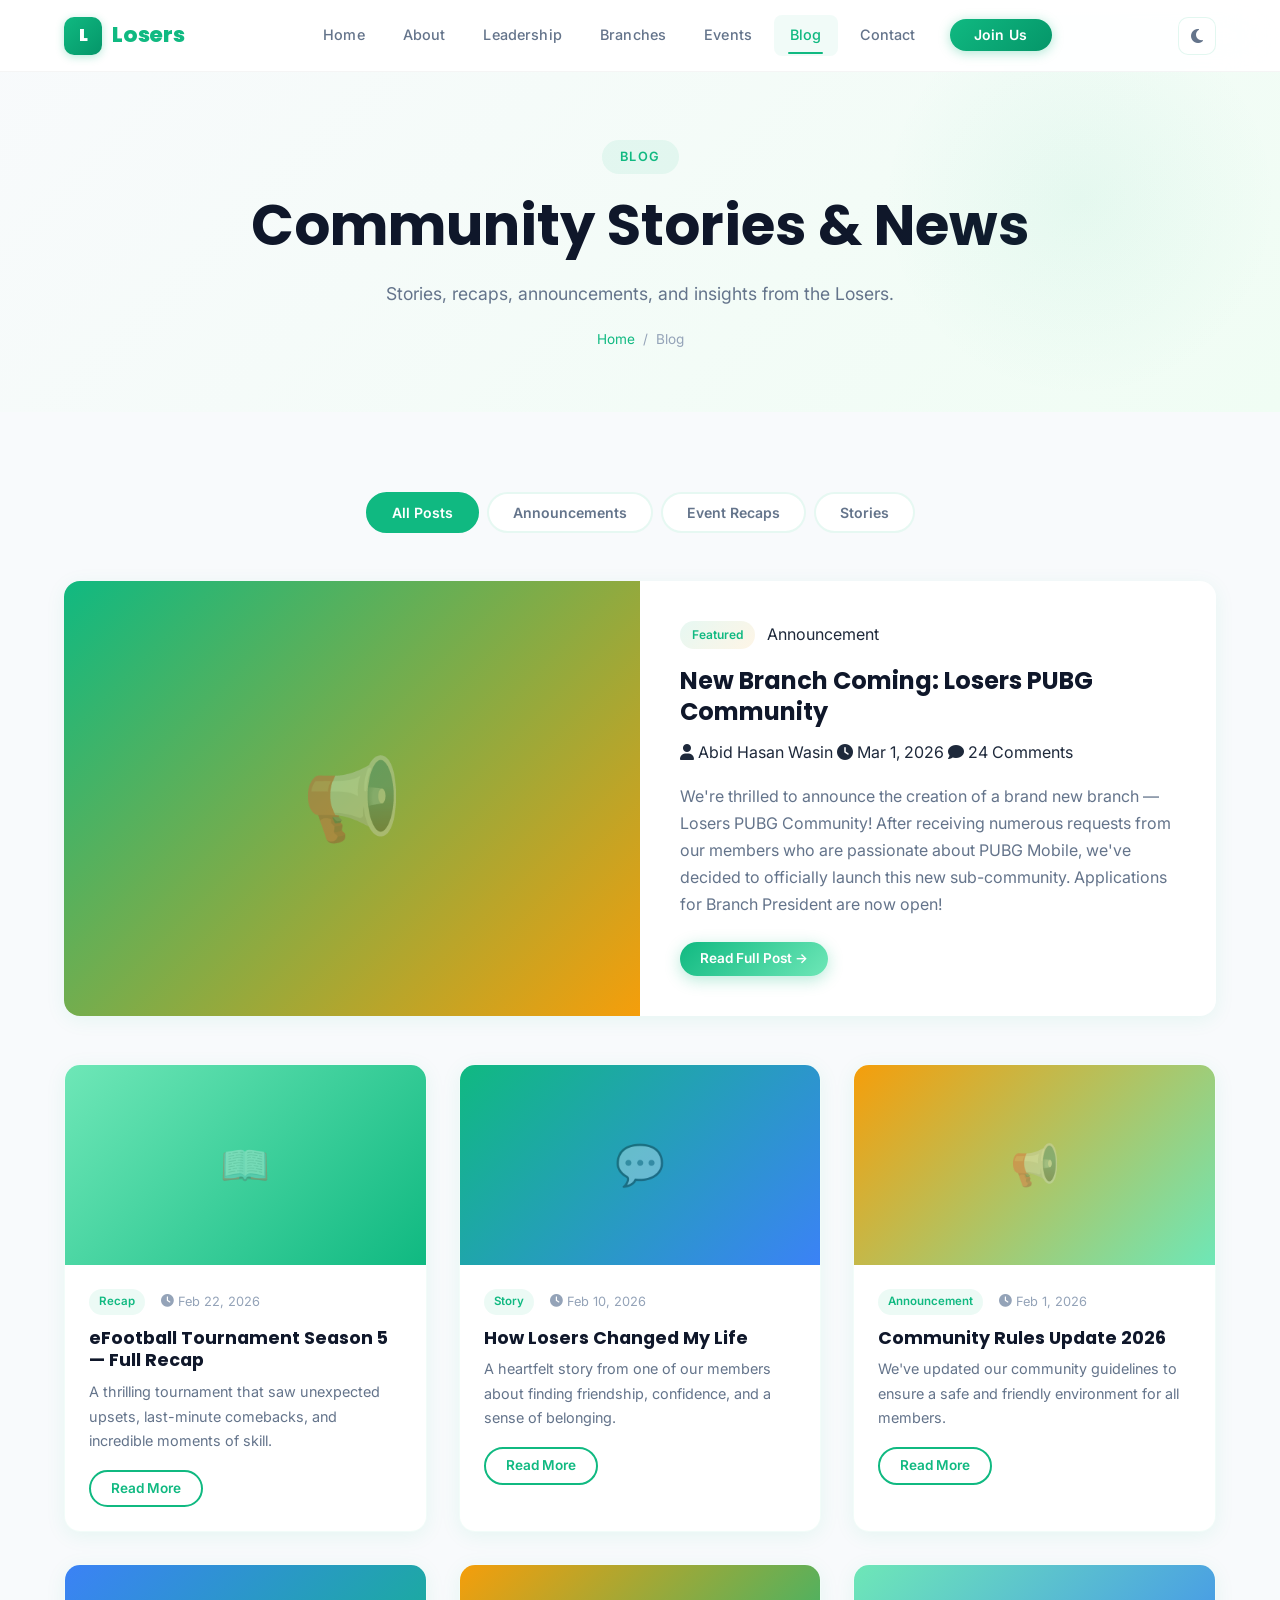
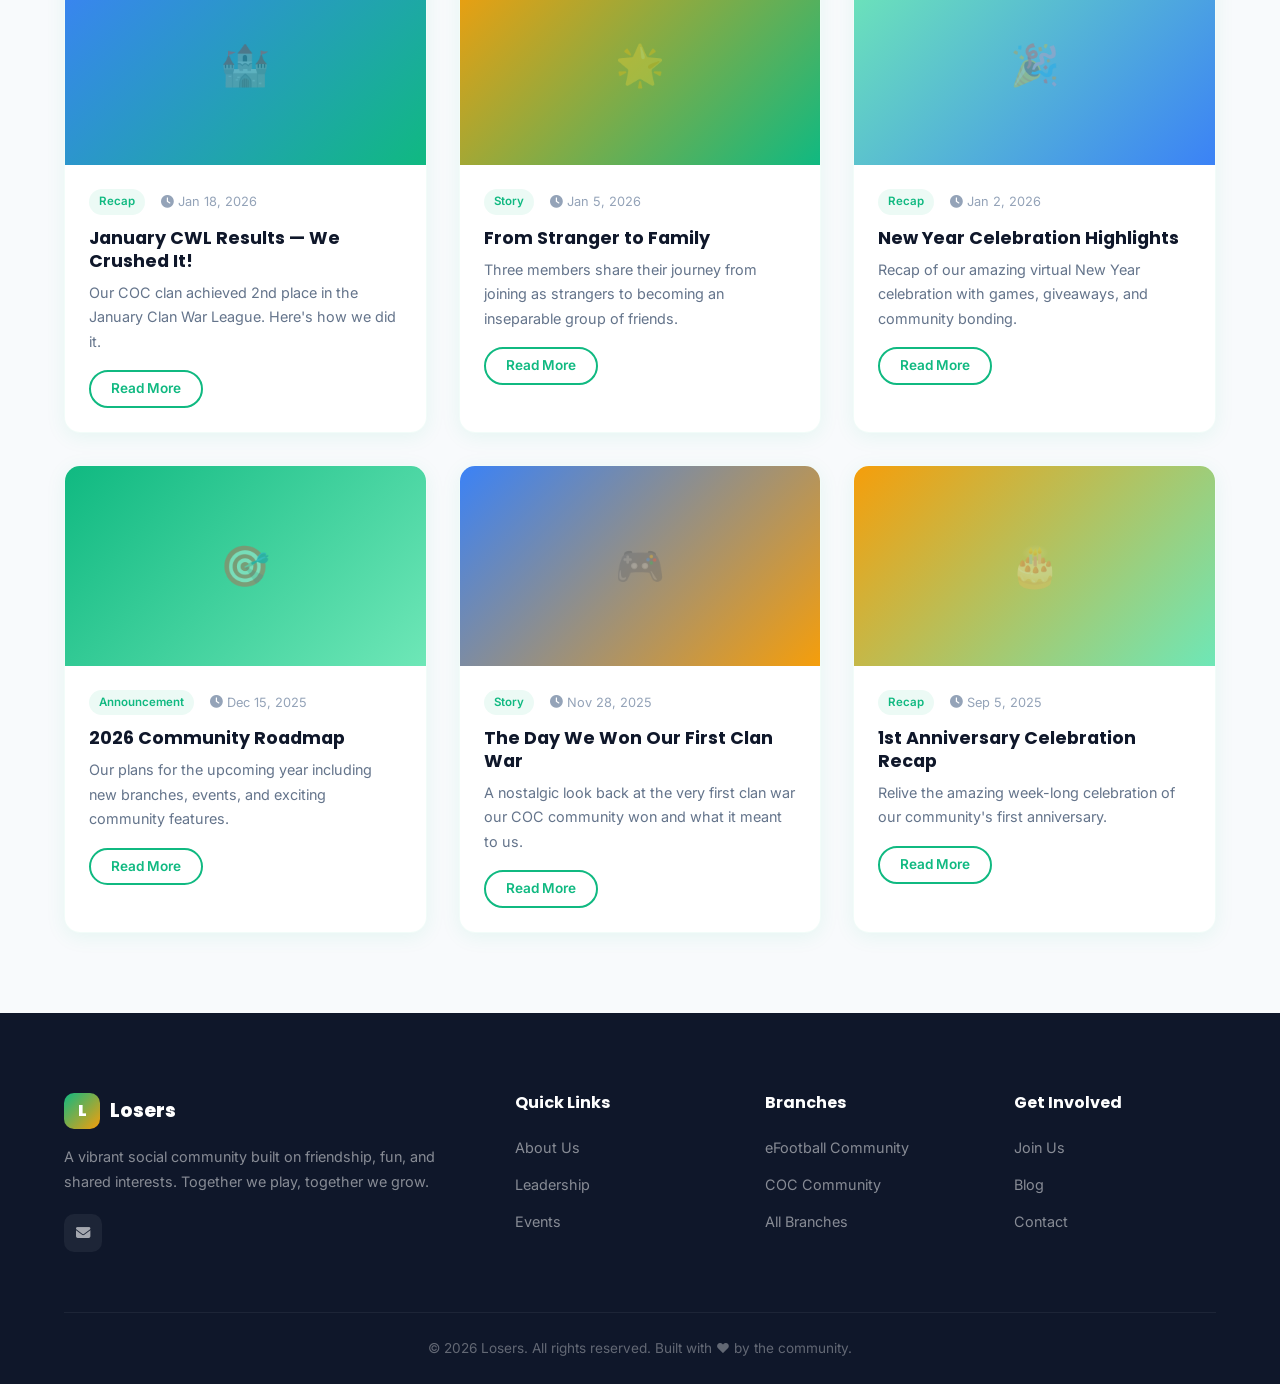
<file: pages/blog.html>
<!DOCTYPE html>
<html lang="en">

<head>
    <meta charset="UTF-8">
    <meta name="viewport" content="width=device-width, initial-scale=1.0">
    <title>Blog — Losers</title>
    <meta name="description" content="Read the latest stories, updates, and insights from the Losers community blog.">
    <link rel="icon" type="image/svg+xml" href="data:image/svg+xml,<svg xmlns='http://www.w3.org/2000/svg' viewBox='0 0 100 100'><text y='.9em' font-size='90'>L</text></svg>">
    <link rel="preconnect" href="https://fonts.googleapis.com">
    <link rel="preconnect" href="https://fonts.gstatic.com" crossorigin>
    <link
        href="https://fonts.googleapis.com/css2?family=Inter:wght@400;500;600;700&family=Poppins:wght@600;700;800;900&display=swap"
        rel="stylesheet">
    <link rel="stylesheet" href="https://cdnjs.cloudflare.com/ajax/libs/font-awesome/6.5.0/css/all.min.css">
    <link rel="stylesheet" href="../css/style.css">
</head>

<body>

    <!-- Navigation -->
    <nav class="navbar">
        <div class="container">
            <a href="../index.html" class="nav-brand">
                <div class="logo-icon">L</div>
                Losers
            </a>
            <div class="nav-links" id="navLinks">
                <a href="../index.html">Home</a>
                <a href="about.html">About</a>
                <a href="leadership.html">Leadership</a>
                <a href="sub-communities.html">Branches</a>
                <a href="events.html">Events</a>
                <a href="blog.html" class="active">Blog</a>
                <a href="contact.html">Contact</a>
                <a href="join.html" class="btn btn-primary btn-sm">Join Us</a>
            </div>
            <button class="theme-toggle" id="themeToggle" aria-label="Toggle dark mode">
                <i class="fas fa-moon"></i>
            </button>
            <button class="nav-toggle" id="navToggle" aria-label="Toggle navigation">
                <span></span><span></span><span></span>
            </button>
        </div>
    </nav>

    <!-- Page Header -->
    <div class="page-header">
        <div class="container">
            <span class="badge">Blog</span>
            <h1>Community Stories & News</h1>
            <p>Stories, recaps, announcements, and insights from the Losers.</p>
            <div class="breadcrumb">
                <a href="../index.html">Home</a>
                <span>/</span>
                <span>Blog</span>
            </div>
        </div>
    </div>

    <!-- Blog Filter -->
    <section>
        <div class="container">
            <div class="tabs fade-in" style="margin-bottom: 48px;">
                <button class="tab-btn active" onclick="filterBlog('all', event)">All Posts</button>
                <button class="tab-btn" onclick="filterBlog('announcement', event)">Announcements</button>
                <button class="tab-btn" onclick="filterBlog('recap', event)">Event Recaps</button>
                <button class="tab-btn" onclick="filterBlog('story', event)">Stories</button>
            </div>

            <!-- Featured Blog Post -->
            <div class="fade-in" style="margin-bottom: 48px;">
                <div style="background: var(--white); border-radius: var(--border-radius); overflow: hidden; box-shadow: var(--card-shadow); display: grid; grid-template-columns: 1fr 1fr;"
                    data-category="announcement">
                    <div
                        style="background: linear-gradient(135deg, #10b981, #f59e0b); display: flex; align-items: center; justify-content: center; min-height: 300px;">
                        <span style="font-size: 5rem; color: rgba(255,255,255,0.3);">📢</span>
                    </div>
                    <div style="padding: 40px;">
                        <div style="display: flex; gap: 12px; margin-bottom: 16px; align-items: center;">
                            <span class="tag featured">Featured</span>
                            <span class="blog-tag">Announcement</span>
                        </div>
                        <h2 style="margin-bottom: 12px; font-size: 1.5rem;">New Branch Coming: Losers PUBG Community
                        </h2>
                        <div class="blog-meta" style="margin-bottom: 16px;">
                            <span><i class="fas fa-user"></i> Abid Hasan Wasin</span>
                            <span><i class="fas fa-clock"></i> Mar 1, 2026</span>
                            <span><i class="fas fa-comment"></i> 24 Comments</span>
                        </div>
                        <p>We're thrilled to announce the creation of a brand new branch — Losers PUBG Community! After
                            receiving numerous requests from our members who are passionate about PUBG Mobile, we've
                            decided to officially launch this new sub-community. Applications for Branch President are
                            now open!</p>
                        <a href="javascript:void(0)" class="btn btn-primary btn-sm" style="margin-top: 8px;">Read Full Post →</a>
                    </div>
                </div>
            </div>

            <!-- Blog Grid -->
            <div class="grid-3 fade-in" id="blogGrid">
                <div class="blog-card" data-category="recap">
                    <div class="blog-image" style="background: linear-gradient(135deg, #6ee7b7, #10b981);">📖</div>
                    <div class="blog-body">
                        <div class="blog-meta">
                            <span class="blog-tag">Recap</span>
                            <span><i class="fas fa-clock"></i> Feb 22, 2026</span>
                        </div>
                        <h3>eFootball Tournament Season 5 — Full Recap</h3>
                        <p>A thrilling tournament that saw unexpected upsets, last-minute comebacks, and incredible
                            moments of skill.</p>
                        <a href="javascript:void(0)" class="btn btn-sm btn-secondary">Read More</a>
                    </div>
                </div>

                <div class="blog-card" data-category="story">
                    <div class="blog-image" style="background: linear-gradient(135deg, #10b981, #3b82f6);">💬</div>
                    <div class="blog-body">
                        <div class="blog-meta">
                            <span class="blog-tag">Story</span>
                            <span><i class="fas fa-clock"></i> Feb 10, 2026</span>
                        </div>
                        <h3>How Losers Changed My Life</h3>
                        <p>A heartfelt story from one of our members about finding friendship, confidence, and a sense
                            of belonging.</p>
                        <a href="javascript:void(0)" class="btn btn-sm btn-secondary">Read More</a>
                    </div>
                </div>

                <div class="blog-card" data-category="announcement">
                    <div class="blog-image" style="background: linear-gradient(135deg, #f59e0b, #6ee7b7);">📢</div>
                    <div class="blog-body">
                        <div class="blog-meta">
                            <span class="blog-tag">Announcement</span>
                            <span><i class="fas fa-clock"></i> Feb 1, 2026</span>
                        </div>
                        <h3>Community Rules Update 2026</h3>
                        <p>We've updated our community guidelines to ensure a safe and friendly environment for all
                            members.</p>
                        <a href="javascript:void(0)" class="btn btn-sm btn-secondary">Read More</a>
                    </div>
                </div>

                <div class="blog-card" data-category="recap">
                    <div class="blog-image" style="background: linear-gradient(135deg, #3b82f6, #10b981);">🏰</div>
                    <div class="blog-body">
                        <div class="blog-meta">
                            <span class="blog-tag">Recap</span>
                            <span><i class="fas fa-clock"></i> Jan 18, 2026</span>
                        </div>
                        <h3>January CWL Results — We Crushed It!</h3>
                        <p>Our COC clan achieved 2nd place in the January Clan War League. Here's how we did it.</p>
                        <a href="javascript:void(0)" class="btn btn-sm btn-secondary">Read More</a>
                    </div>
                </div>

                <div class="blog-card" data-category="story">
                    <div class="blog-image" style="background: linear-gradient(135deg, #f59e0b, #10b981);">🌟</div>
                    <div class="blog-body">
                        <div class="blog-meta">
                            <span class="blog-tag">Story</span>
                            <span><i class="fas fa-clock"></i> Jan 5, 2026</span>
                        </div>
                        <h3>From Stranger to Family</h3>
                        <p>Three members share their journey from joining as strangers to becoming an inseparable group
                            of friends.</p>
                        <a href="javascript:void(0)" class="btn btn-sm btn-secondary">Read More</a>
                    </div>
                </div>

                <div class="blog-card" data-category="recap">
                    <div class="blog-image" style="background: linear-gradient(135deg, #6ee7b7, #3b82f6);">🎉</div>
                    <div class="blog-body">
                        <div class="blog-meta">
                            <span class="blog-tag">Recap</span>
                            <span><i class="fas fa-clock"></i> Jan 2, 2026</span>
                        </div>
                        <h3>New Year Celebration Highlights</h3>
                        <p>Recap of our amazing virtual New Year celebration with games, giveaways, and community
                            bonding.</p>
                        <a href="javascript:void(0)" class="btn btn-sm btn-secondary">Read More</a>
                    </div>
                </div>

                <div class="blog-card" data-category="announcement">
                    <div class="blog-image" style="background: linear-gradient(135deg, #10b981, #6ee7b7);">🎯</div>
                    <div class="blog-body">
                        <div class="blog-meta">
                            <span class="blog-tag">Announcement</span>
                            <span><i class="fas fa-clock"></i> Dec 15, 2025</span>
                        </div>
                        <h3>2026 Community Roadmap</h3>
                        <p>Our plans for the upcoming year including new branches, events, and exciting community
                            features.</p>
                        <a href="javascript:void(0)" class="btn btn-sm btn-secondary">Read More</a>
                    </div>
                </div>

                <div class="blog-card" data-category="story">
                    <div class="blog-image" style="background: linear-gradient(135deg, #3b82f6, #f59e0b);">🎮</div>
                    <div class="blog-body">
                        <div class="blog-meta">
                            <span class="blog-tag">Story</span>
                            <span><i class="fas fa-clock"></i> Nov 28, 2025</span>
                        </div>
                        <h3>The Day We Won Our First Clan War</h3>
                        <p>A nostalgic look back at the very first clan war our COC community won and what it meant to
                            us.</p>
                        <a href="javascript:void(0)" class="btn btn-sm btn-secondary">Read More</a>
                    </div>
                </div>

                <div class="blog-card" data-category="recap">
                    <div class="blog-image" style="background: linear-gradient(135deg, #f59e0b, #6ee7b7);">🎂</div>
                    <div class="blog-body">
                        <div class="blog-meta">
                            <span class="blog-tag">Recap</span>
                            <span><i class="fas fa-clock"></i> Sep 5, 2025</span>
                        </div>
                        <h3>1st Anniversary Celebration Recap</h3>
                        <p>Relive the amazing week-long celebration of our community's first anniversary.</p>
                        <a href="javascript:void(0)" class="btn btn-sm btn-secondary">Read More</a>
                    </div>
                </div>
            </div>
        </div>
    </section>

    <!-- Footer -->
    <footer class="footer">
        <div class="container">
            <div class="footer-grid">
                <div>
                    <div class="footer-brand">
                        <div class="logo-icon">L</div>
                        Losers
                    </div>
                    <p>A vibrant social community built on friendship, fun, and shared interests. Together we play,
                        together we grow.</p>
                    <div class="footer-social">
                        <a href="mailto:taslimahmedtamim4u@gmail.com" aria-label="Email"><i class="fas fa-envelope"></i></a>
                    </div>
                </div>
                <div>
                    <h4>Quick Links</h4>
                    <ul class="footer-links">
                        <li><a href="about.html">About Us</a></li>
                        <li><a href="leadership.html">Leadership</a></li>
                        <li><a href="events.html">Events</a></li>
                    </ul>
                </div>
                <div>
                    <h4>Branches</h4>
                    <ul class="footer-links">
                        <li><a href="efootball.html">eFootball Community</a></li>
                        <li><a href="coc.html">COC Community</a></li>
                        <li><a href="sub-communities.html">All Branches</a></li>
                    </ul>
                </div>
                <div>
                    <h4>Get Involved</h4>
                    <ul class="footer-links">
                        <li><a href="join.html">Join Us</a></li>
                        <li><a href="blog.html">Blog</a></li>
                        <li><a href="contact.html">Contact</a></li>
                    </ul>
                </div>
            </div>
            <div class="footer-bottom">
                <p>&copy; 2026 Losers. All rights reserved. Built with ❤️ by the community.</p>
            </div>
        </div>
    </footer>

    <button class="scroll-top" id="scrollTop" aria-label="Scroll to top"><i class="fas fa-arrow-up"></i></button>
    <script src="../js/main.js"></script>
</body>

</html>
</file>
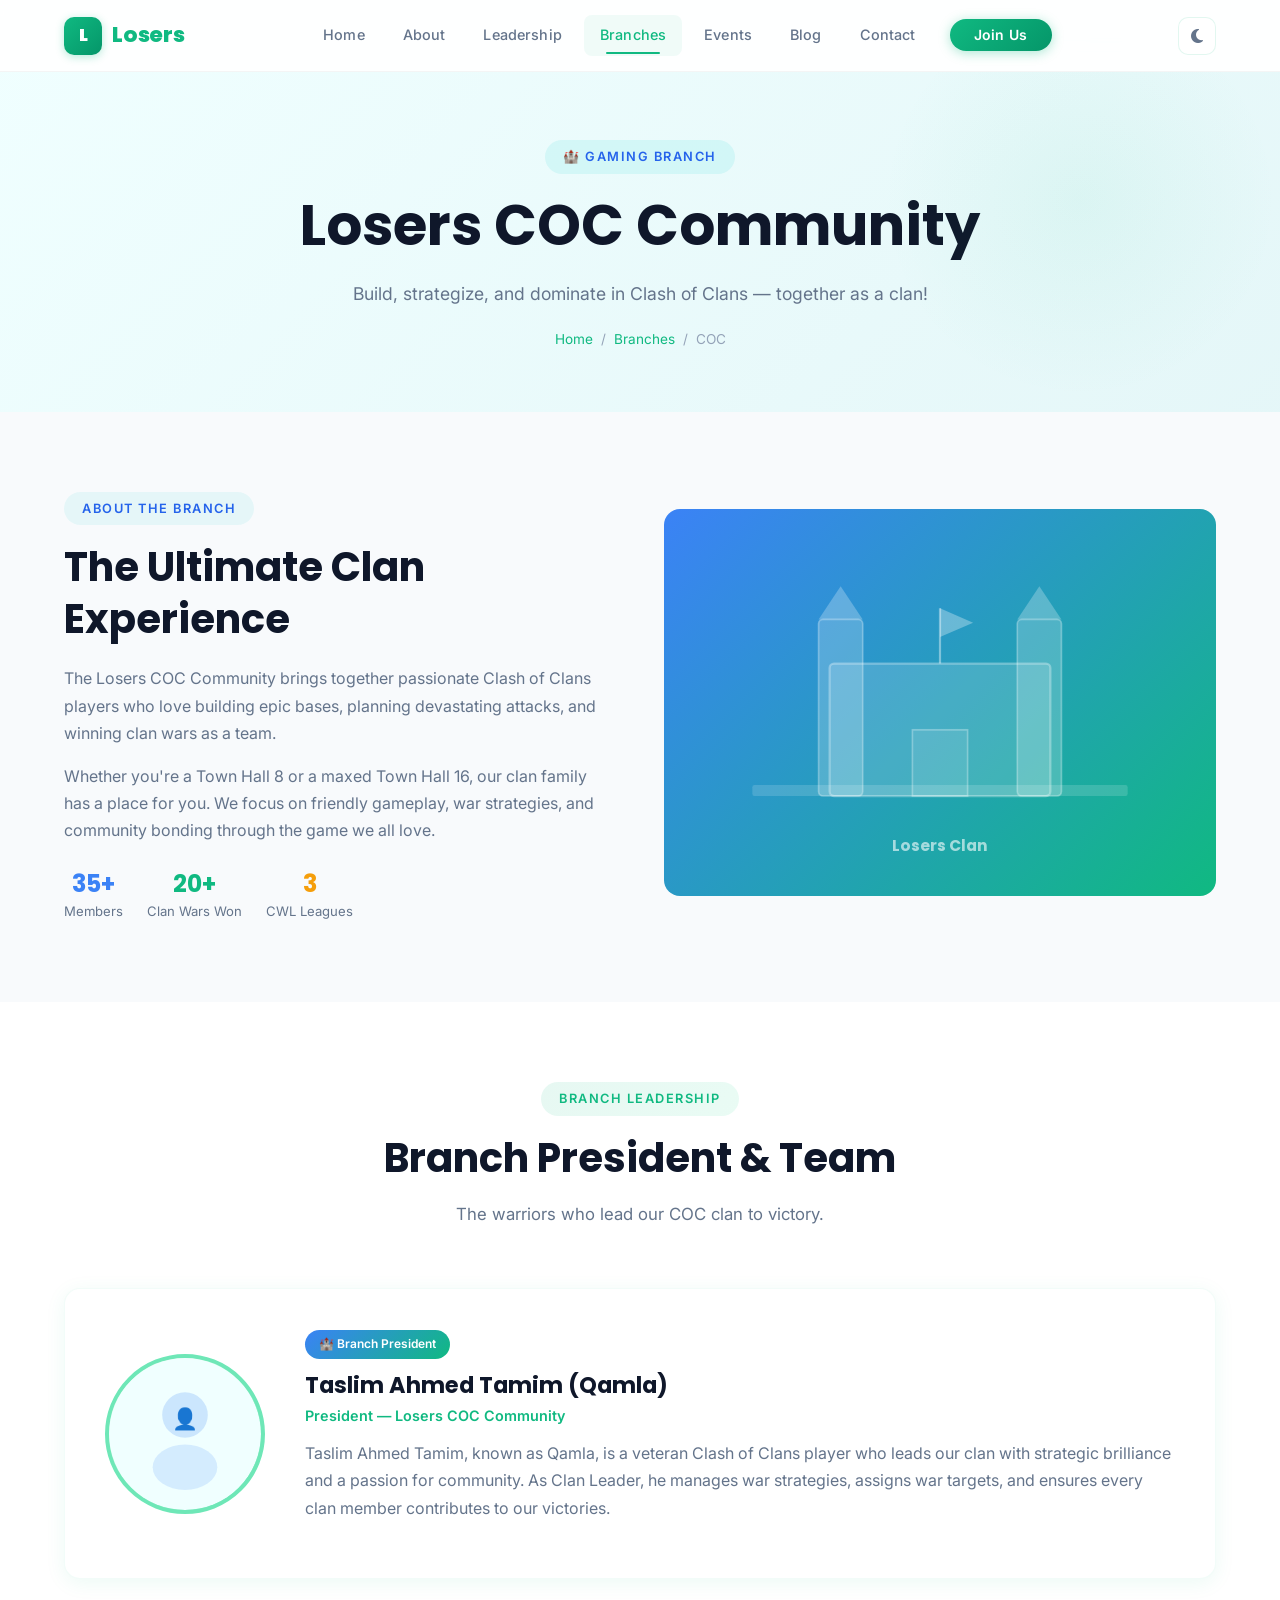
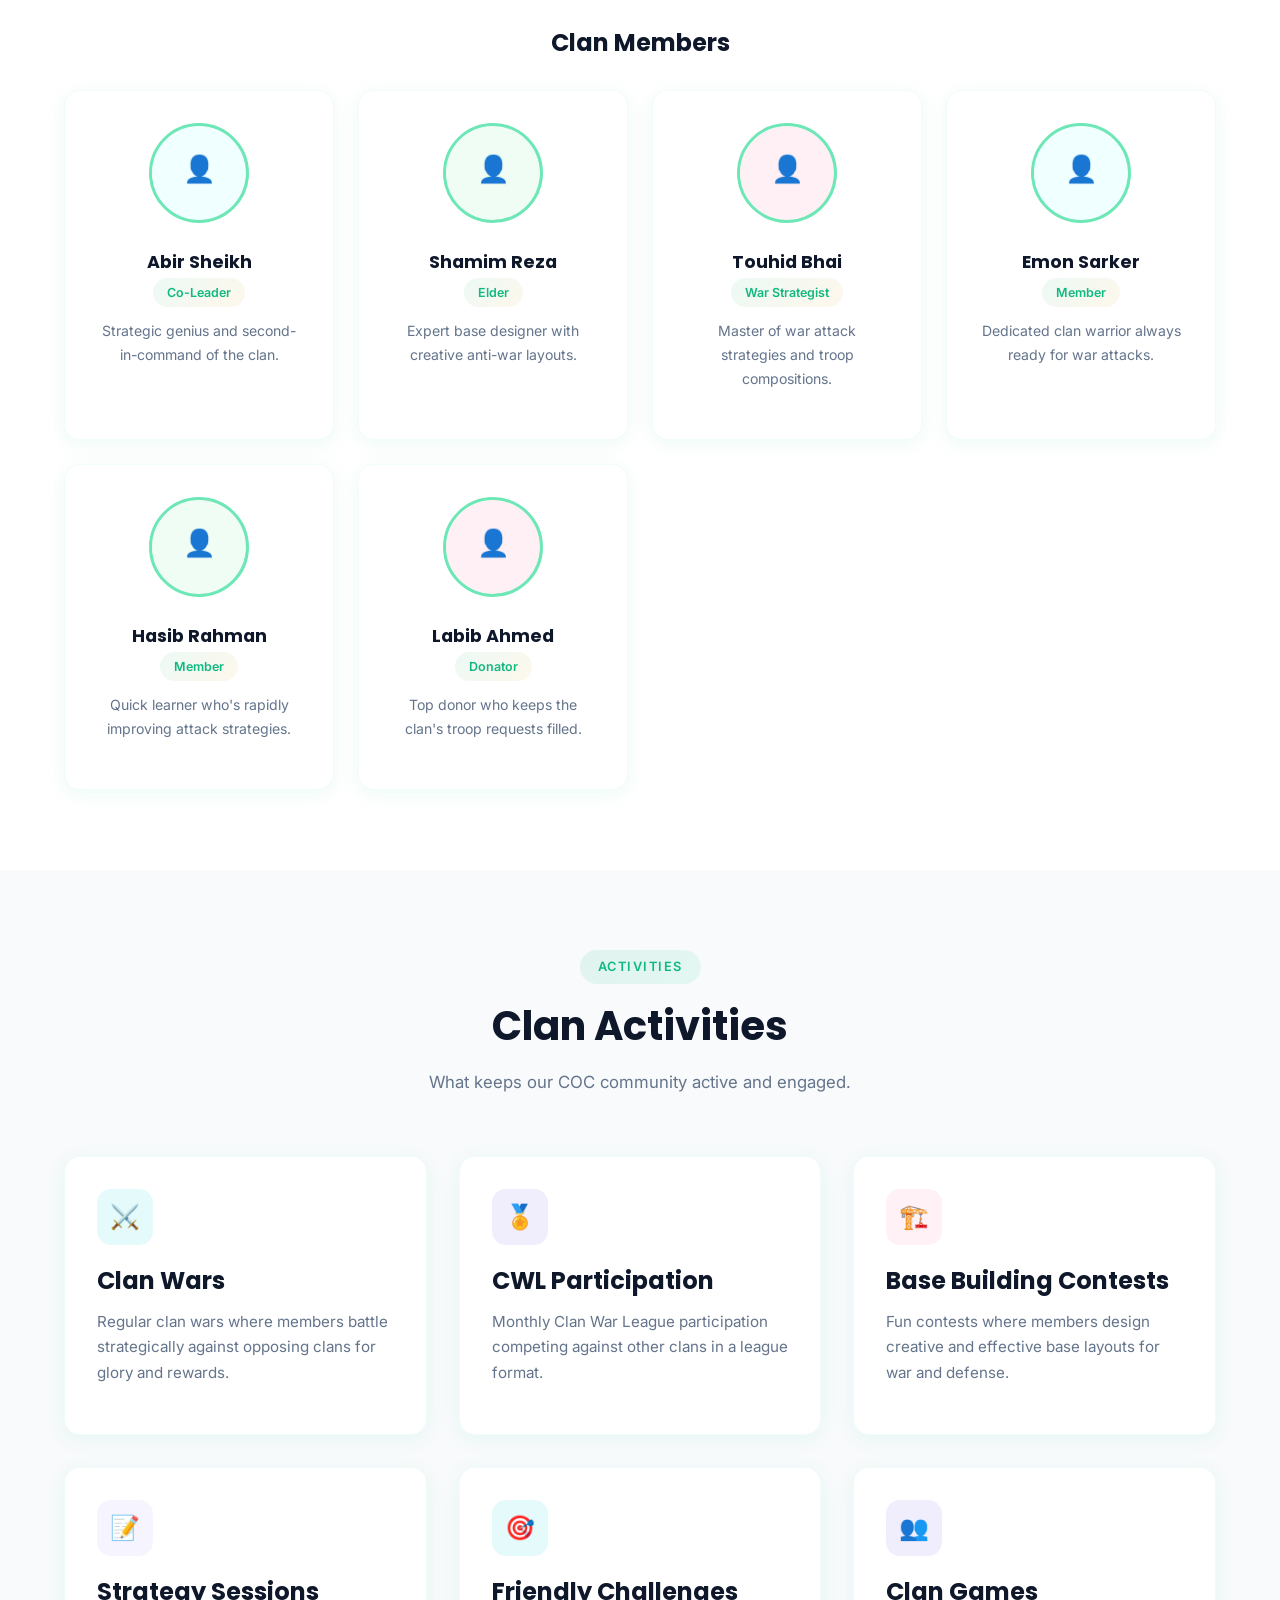
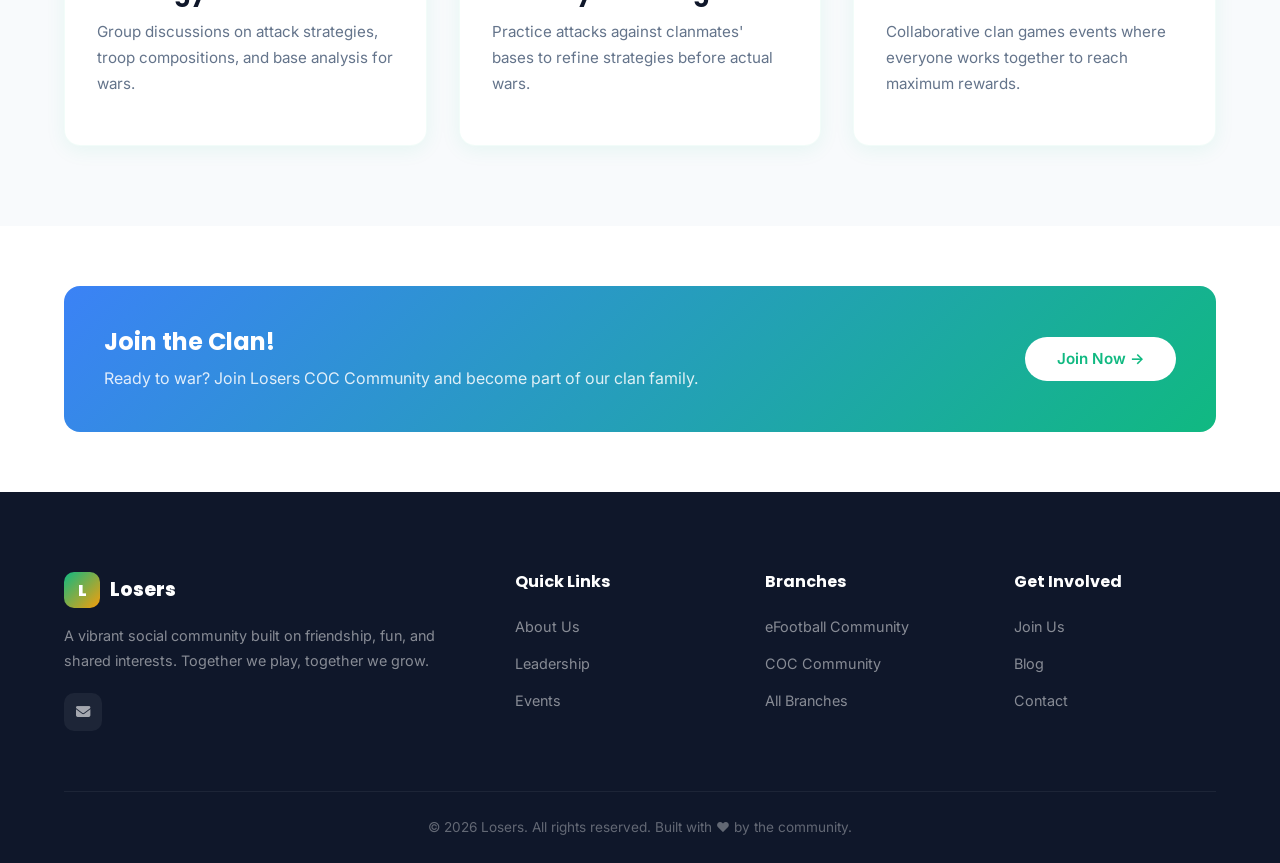
<file: pages/coc.html>
<!DOCTYPE html>
<html lang="en">

<head>
    <meta charset="UTF-8">
    <meta name="viewport" content="width=device-width, initial-scale=1.0">
    <title>Clash of Clans — Losers</title>
    <meta name="description" content="The Losers Clash of Clans branch — clan wars, strategy, and competitive COC gaming community.">
    <link rel="icon" type="image/svg+xml" href="data:image/svg+xml,<svg xmlns='http://www.w3.org/2000/svg' viewBox='0 0 100 100'><text y='.9em' font-size='90'>L</text></svg>">
    <link rel="preconnect" href="https://fonts.googleapis.com">
    <link rel="preconnect" href="https://fonts.gstatic.com" crossorigin>
    <link
        href="https://fonts.googleapis.com/css2?family=Inter:wght@400;500;600;700&family=Poppins:wght@600;700;800;900&display=swap"
        rel="stylesheet">
    <link rel="stylesheet" href="https://cdnjs.cloudflare.com/ajax/libs/font-awesome/6.5.0/css/all.min.css">
    <link rel="stylesheet" href="../css/style.css">
</head>

<body>

    <!-- Navigation -->
    <nav class="navbar">
        <div class="container">
            <a href="../index.html" class="nav-brand">
                <div class="logo-icon">L</div>
                Losers
            </a>
            <div class="nav-links" id="navLinks">
                <a href="../index.html">Home</a>
                <a href="about.html">About</a>
                <a href="leadership.html">Leadership</a>
                <a href="sub-communities.html" class="active">Branches</a>
                <a href="events.html">Events</a>
                <a href="blog.html">Blog</a>
                <a href="contact.html">Contact</a>
                <a href="join.html" class="btn btn-primary btn-sm">Join Us</a>
            </div>
            <button class="theme-toggle" id="themeToggle" aria-label="Toggle dark mode">
                <i class="fas fa-moon"></i>
            </button>
            <button class="nav-toggle" id="navToggle" aria-label="Toggle navigation">
                <span></span><span></span><span></span>
            </button>
        </div>
    </nav>

    <!-- Page Header -->
    <div class="page-header" style="background: linear-gradient(135deg, #f0ffff 0%, rgba(0,206,201,0.08) 100%);">
        <div class="container">
            <span class="badge" style="background: rgba(0,206,201,0.1); color: var(--secondary-dark);">🏰 Gaming
                Branch</span>
            <h1>Losers COC Community</h1>
            <p>Build, strategize, and dominate in Clash of Clans — together as a clan!</p>
            <div class="breadcrumb">
                <a href="../index.html">Home</a>
                <span>/</span>
                <a href="sub-communities.html">Branches</a>
                <span>/</span>
                <span>COC</span>
            </div>
        </div>
    </div>

    <!-- Branch Description -->
    <section>
        <div class="container">
            <div class="grid-2 fade-in" style="align-items: center; gap: 48px;">
                <div>
                    <span class="badge"
                        style="display: inline-block; padding: 6px 18px; background: rgba(0, 206, 201, 0.08); color: var(--secondary-dark); border-radius: 50px; font-size: 0.8rem; font-weight: 600; letter-spacing: 1.5px; margin-bottom: 16px;">ABOUT
                        THE BRANCH</span>
                    <h2 style="margin-bottom: 20px;">The Ultimate Clan Experience</h2>
                    <p>The Losers COC Community brings together passionate Clash of Clans players who love building epic
                        bases, planning devastating attacks, and winning clan wars as a team.</p>
                    <p>Whether you're a Town Hall 8 or a maxed Town Hall 16, our clan family has a place for you. We
                        focus on friendly gameplay, war strategies, and community bonding through the game we all love.
                    </p>
                    <div style="display: flex; gap: 24px; margin-top: 24px; flex-wrap: wrap;">
                        <div style="text-align: center;">
                            <h3 style="color: var(--secondary); font-size: 1.5rem;">35+</h3>
                            <p style="font-size: 0.82rem; margin: 0;">Members</p>
                        </div>
                        <div style="text-align: center;">
                            <h3 style="color: var(--primary); font-size: 1.5rem;">20+</h3>
                            <p style="font-size: 0.82rem; margin: 0;">Clan Wars Won</p>
                        </div>
                        <div style="text-align: center;">
                            <h3 style="color: var(--accent); font-size: 1.5rem;">3</h3>
                            <p style="font-size: 0.82rem; margin: 0;">CWL Leagues</p>
                        </div>
                    </div>
                </div>
                <div>
                    <svg viewBox="0 0 500 350" xmlns="http://www.w3.org/2000/svg"
                        style="border-radius: 16px; width: 100%; background: linear-gradient(135deg, #3b82f6, #10b981);">
                        <!-- Castle outline -->
                        <rect x="150" y="140" width="200" height="120" rx="4" fill="rgba(255,255,255,0.15)"
                            stroke="rgba(255,255,255,0.3)" stroke-width="2" />
                        <!-- Towers -->
                        <rect x="140" y="100" width="40" height="160" rx="4" fill="rgba(255,255,255,0.2)"
                            stroke="rgba(255,255,255,0.3)" stroke-width="1.5" />
                        <rect x="320" y="100" width="40" height="160" rx="4" fill="rgba(255,255,255,0.2)"
                            stroke="rgba(255,255,255,0.3)" stroke-width="1.5" />
                        <!-- Tower tops -->
                        <polygon points="140,100 160,70 180,100" fill="rgba(255,255,255,0.25)" />
                        <polygon points="320,100 340,70 360,100" fill="rgba(255,255,255,0.25)" />
                        <!-- Gate -->
                        <rect x="225" y="200" width="50" height="60" rx="25 25 0 0" fill="rgba(255,255,255,0.1)"
                            stroke="rgba(255,255,255,0.3)" stroke-width="1.5" />
                        <!-- Flag -->
                        <line x1="250" y1="90" x2="250" y2="140" stroke="rgba(255,255,255,0.4)" stroke-width="2" />
                        <polygon points="250,90 280,103 250,116" fill="rgba(255,255,255,0.3)" />
                        <!-- Walls -->
                        <rect x="80" y="250" width="340" height="10" rx="2" fill="rgba(255,255,255,0.15)" />
                        <text x="250" y="310" text-anchor="middle" fill="rgba(255,255,255,0.6)"
                            font-family="Poppins, sans-serif" font-size="14" font-weight="700">Losers Clan</text>
                    </svg>
                </div>
            </div>
        </div>
    </section>

    <!-- Branch Leadership -->
    <section style="background: var(--white);">
        <div class="container">
            <div class="section-header fade-in">
                <span class="badge">Branch Leadership</span>
                <h2>Branch President & Team</h2>
                <p>The warriors who lead our COC clan to victory.</p>
            </div>

            <!-- Branch President -->
            <div class="featured-member fade-in" style="margin-bottom: 48px;">
                <svg class="featured-photo" viewBox="0 0 160 160" xmlns="http://www.w3.org/2000/svg">
                    <circle cx="80" cy="80" r="80" fill="#f0ffff" />
                    <circle cx="80" cy="60" r="24" fill="#3b82f6" opacity="0.2" />
                    <ellipse cx="80" cy="115" rx="34" ry="24" fill="#3b82f6" opacity="0.15" />
                    <text x="80" y="72" text-anchor="middle" fill="#3b82f6" font-size="22">👤</text>
                </svg>
                <div>
                    <span class="featured-tag"
                        style="background: linear-gradient(135deg, var(--secondary), var(--primary));">🏰 Branch
                        President</span>
                    <h3>Taslim Ahmed Tamim (Qamla)</h3>
                    <p class="featured-role">President — Losers COC Community</p>
                    <p>Taslim Ahmed Tamim, known as Qamla, is a veteran Clash of Clans player who leads our clan with
                        strategic brilliance and a
                        passion for community. As Clan Leader, he manages war strategies, assigns war targets, and
                        ensures every clan member contributes to our victories.</p>
                </div>
            </div>

            <!-- Branch Members -->
            <h3 style="text-align: center; margin-bottom: 32px;" class="fade-in">Clan Members</h3>
            <div class="grid-4 fade-in">
                <div class="member-card">
                    <svg class="member-photo" viewBox="0 0 100 100" xmlns="http://www.w3.org/2000/svg">
                        <circle cx="50" cy="50" r="50" fill="#f0ffff" />
                        <text x="50" y="55" text-anchor="middle" fill="#3b82f6" font-size="28">👤</text>
                    </svg>
                    <h3>Abir Sheikh</h3>
                    <span class="role">Co-Leader</span>
                    <p class="bio">Strategic genius and second-in-command of the clan.</p>
                </div>
                <div class="member-card">
                    <svg class="member-photo" viewBox="0 0 100 100" xmlns="http://www.w3.org/2000/svg">
                        <circle cx="50" cy="50" r="50" fill="#f0fdf4" />
                        <text x="50" y="55" text-anchor="middle" fill="#10b981" font-size="28">👤</text>
                    </svg>
                    <h3>Shamim Reza</h3>
                    <span class="role">Elder</span>
                    <p class="bio">Expert base designer with creative anti-war layouts.</p>
                </div>
                <div class="member-card">
                    <svg class="member-photo" viewBox="0 0 100 100" xmlns="http://www.w3.org/2000/svg">
                        <circle cx="50" cy="50" r="50" fill="#fff0f5" />
                        <text x="50" y="55" text-anchor="middle" fill="#f59e0b" font-size="28">👤</text>
                    </svg>
                    <h3>Touhid Bhai</h3>
                    <span class="role">War Strategist</span>
                    <p class="bio">Master of war attack strategies and troop compositions.</p>
                </div>
                <div class="member-card">
                    <svg class="member-photo" viewBox="0 0 100 100" xmlns="http://www.w3.org/2000/svg">
                        <circle cx="50" cy="50" r="50" fill="#f0ffff" />
                        <text x="50" y="55" text-anchor="middle" fill="#3b82f6" font-size="28">👤</text>
                    </svg>
                    <h3>Emon Sarker</h3>
                    <span class="role">Member</span>
                    <p class="bio">Dedicated clan warrior always ready for war attacks.</p>
                </div>
                <div class="member-card">
                    <svg class="member-photo" viewBox="0 0 100 100" xmlns="http://www.w3.org/2000/svg">
                        <circle cx="50" cy="50" r="50" fill="#f0fdf4" />
                        <text x="50" y="55" text-anchor="middle" fill="#6ee7b7" font-size="28">👤</text>
                    </svg>
                    <h3>Hasib Rahman</h3>
                    <span class="role">Member</span>
                    <p class="bio">Quick learner who's rapidly improving attack strategies.</p>
                </div>
                <div class="member-card">
                    <svg class="member-photo" viewBox="0 0 100 100" xmlns="http://www.w3.org/2000/svg">
                        <circle cx="50" cy="50" r="50" fill="#fff0f5" />
                        <text x="50" y="55" text-anchor="middle" fill="#f59e0b" font-size="28">👤</text>
                    </svg>
                    <h3>Labib Ahmed</h3>
                    <span class="role">Donator</span>
                    <p class="bio">Top donor who keeps the clan's troop requests filled.</p>
                </div>
            </div>
        </div>
    </section>

    <!-- Branch Activities -->
    <section>
        <div class="container">
            <div class="section-header fade-in">
                <span class="badge">Activities</span>
                <h2>Clan Activities</h2>
                <p>What keeps our COC community active and engaged.</p>
            </div>
            <div class="grid-3 fade-in">
                <div class="card">
                    <div class="card-icon" style="background: rgba(0, 206, 201, 0.1);">⚔️</div>
                    <h3>Clan Wars</h3>
                    <p>Regular clan wars where members battle strategically against opposing clans for glory and
                        rewards.</p>
                </div>
                <div class="card">
                    <div class="card-icon" style="background: rgba(108, 92, 231, 0.1);">🏅</div>
                    <h3>CWL Participation</h3>
                    <p>Monthly Clan War League participation competing against other clans in a league format.</p>
                </div>
                <div class="card">
                    <div class="card-icon" style="background: rgba(253, 121, 168, 0.1);">🏗️</div>
                    <h3>Base Building Contests</h3>
                    <p>Fun contests where members design creative and effective base layouts for war and defense.</p>
                </div>
                <div class="card">
                    <div class="card-icon" style="background: rgba(162, 155, 254, 0.1);">📝</div>
                    <h3>Strategy Sessions</h3>
                    <p>Group discussions on attack strategies, troop compositions, and base analysis for wars.</p>
                </div>
                <div class="card">
                    <div class="card-icon" style="background: rgba(0, 206, 201, 0.1);">🎯</div>
                    <h3>Friendly Challenges</h3>
                    <p>Practice attacks against clanmates' bases to refine strategies before actual wars.</p>
                </div>
                <div class="card">
                    <div class="card-icon" style="background: rgba(108, 92, 231, 0.1);">👥</div>
                    <h3>Clan Games</h3>
                    <p>Collaborative clan games events where everyone works together to reach maximum rewards.</p>
                </div>
            </div>
        </div>
    </section>

    <!-- CTA -->
    <section style="background: var(--white); padding: 60px 0;">
        <div class="container">
            <div class="event-banner fade-in"
                style="margin-bottom: 0; background: linear-gradient(135deg, #3b82f6, #10b981);">
                <div>
                    <h3>Join the Clan!</h3>
                    <p>Ready to war? Join Losers COC Community and become part of our clan family.</p>
                </div>
                <a href="join.html" class="btn">Join Now →</a>
            </div>
        </div>
    </section>

    <!-- Footer -->
    <footer class="footer">
        <div class="container">
            <div class="footer-grid">
                <div>
                    <div class="footer-brand">
                        <div class="logo-icon">L</div>
                        Losers
                    </div>
                    <p>A vibrant social community built on friendship, fun, and shared interests. Together we play,
                        together we grow.</p>
                    <div class="footer-social">
                        <a href="mailto:taslimahmedtamim4u@gmail.com" aria-label="Email"><i class="fas fa-envelope"></i></a>
                    </div>
                </div>
                <div>
                    <h4>Quick Links</h4>
                    <ul class="footer-links">
                        <li><a href="about.html">About Us</a></li>
                        <li><a href="leadership.html">Leadership</a></li>
                        <li><a href="events.html">Events</a></li>
                    </ul>
                </div>
                <div>
                    <h4>Branches</h4>
                    <ul class="footer-links">
                        <li><a href="efootball.html">eFootball Community</a></li>
                        <li><a href="coc.html">COC Community</a></li>
                        <li><a href="sub-communities.html">All Branches</a></li>
                    </ul>
                </div>
                <div>
                    <h4>Get Involved</h4>
                    <ul class="footer-links">
                        <li><a href="join.html">Join Us</a></li>
                        <li><a href="blog.html">Blog</a></li>
                        <li><a href="contact.html">Contact</a></li>
                    </ul>
                </div>
            </div>
            <div class="footer-bottom">
                <p>&copy; 2026 Losers. All rights reserved. Built with ❤️ by the community.</p>
            </div>
        </div>
    </footer>

    <button class="scroll-top" id="scrollTop" aria-label="Scroll to top"><i class="fas fa-arrow-up"></i></button>
    <script src="../js/main.js"></script>
</body>

</html>
</file>
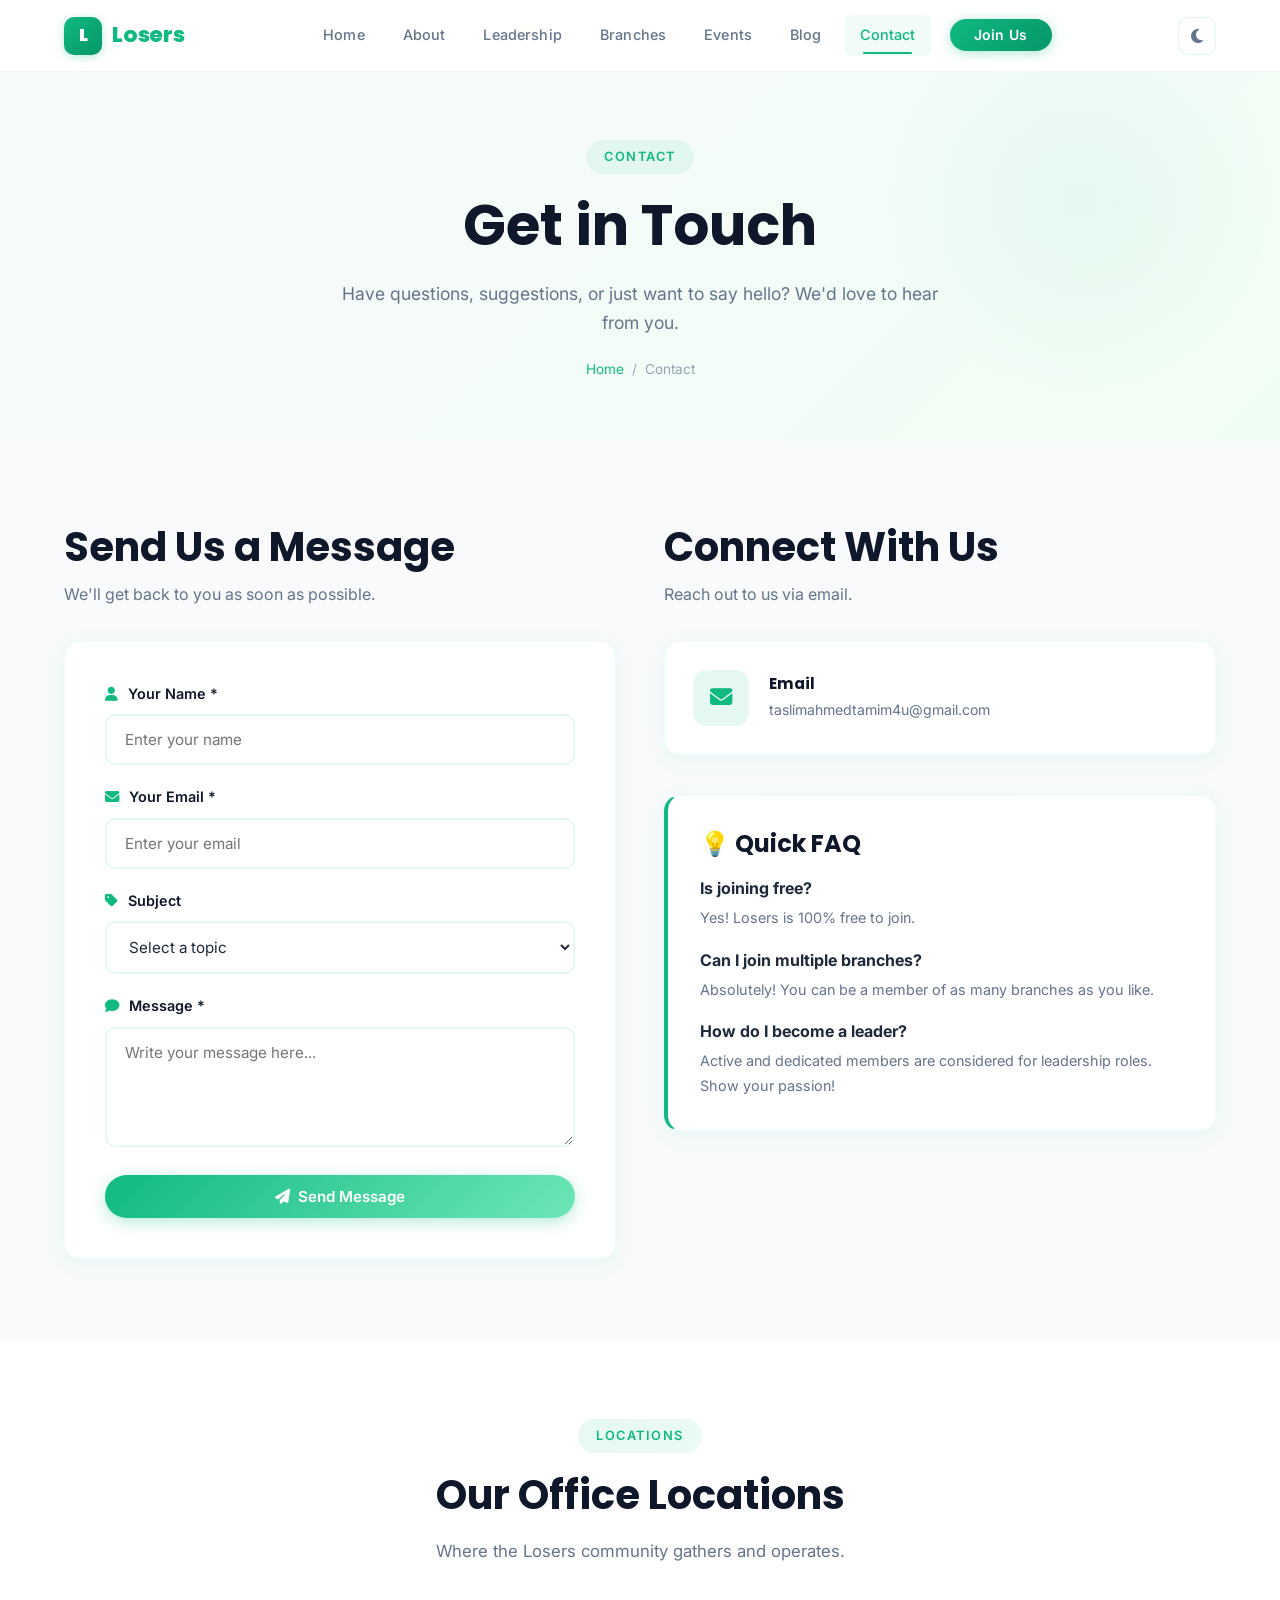
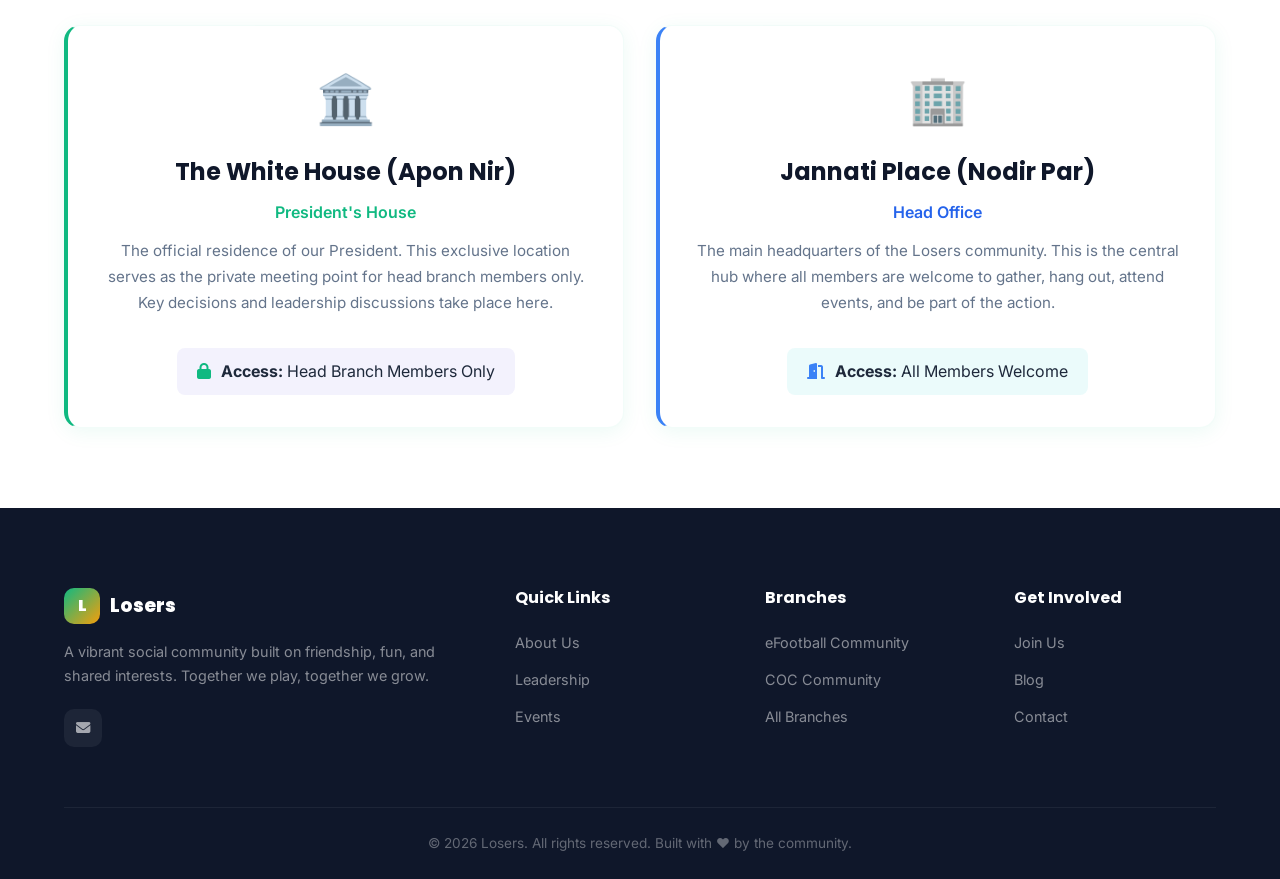
<file: pages/contact.html>
<!DOCTYPE html>
<html lang="en">

<head>
    <meta charset="UTF-8">
    <meta name="viewport" content="width=device-width, initial-scale=1.0">
    <title>Contact — Losers</title>
    <meta name="description" content="Get in touch with the Losers community. Send us a message or reach out via email.">
    <link rel="icon" type="image/svg+xml" href="data:image/svg+xml,<svg xmlns='http://www.w3.org/2000/svg' viewBox='0 0 100 100'><text y='.9em' font-size='90'>L</text></svg>">
    <link rel="preconnect" href="https://fonts.googleapis.com">
    <link rel="preconnect" href="https://fonts.gstatic.com" crossorigin>
    <link
        href="https://fonts.googleapis.com/css2?family=Inter:wght@400;500;600;700&family=Poppins:wght@600;700;800;900&display=swap"
        rel="stylesheet">
    <link rel="stylesheet" href="https://cdnjs.cloudflare.com/ajax/libs/font-awesome/6.5.0/css/all.min.css">
    <link rel="stylesheet" href="../css/style.css">
</head>

<body>

    <!-- Navigation -->
    <nav class="navbar">
        <div class="container">
            <a href="../index.html" class="nav-brand">
                <div class="logo-icon">L</div>
                Losers
            </a>
            <div class="nav-links" id="navLinks">
                <a href="../index.html">Home</a>
                <a href="about.html">About</a>
                <a href="leadership.html">Leadership</a>
                <a href="sub-communities.html">Branches</a>
                <a href="events.html">Events</a>
                <a href="blog.html">Blog</a>
                <a href="contact.html" class="active">Contact</a>
                <a href="join.html" class="btn btn-primary btn-sm">Join Us</a>
            </div>
            <button class="theme-toggle" id="themeToggle" aria-label="Toggle dark mode">
                <i class="fas fa-moon"></i>
            </button>
            <button class="nav-toggle" id="navToggle" aria-label="Toggle navigation">
                <span></span><span></span><span></span>
            </button>
        </div>
    </nav>

    <!-- Page Header -->
    <div class="page-header">
        <div class="container">
            <span class="badge">Contact</span>
            <h1>Get in Touch</h1>
            <p>Have questions, suggestions, or just want to say hello? We'd love to hear from you.</p>
            <div class="breadcrumb">
                <a href="../index.html">Home</a>
                <span>/</span>
                <span>Contact</span>
            </div>
        </div>
    </div>

    <!-- Contact Form & Social -->
    <section>
        <div class="container">
            <div class="grid-2 fade-in" style="gap: 48px; align-items: start;">
                <!-- Contact Form -->
                <div>
                    <h2 style="margin-bottom: 8px;">Send Us a Message</h2>
                    <p style="margin-bottom: 32px;">We'll get back to you as soon as possible.</p>
                    <div class="form-wrapper">
                        <form id="contactForm" onsubmit="handleContactForm(event)">
                            <div class="form-group">
                                <label for="contactName"><i class="fas fa-user"
                                        style="color: var(--primary); margin-right: 6px;"></i> Your Name *</label>
                                <input type="text" id="contactName" name="name" placeholder="Enter your name" required>
                            </div>
                            <div class="form-group">
                                <label for="contactEmail"><i class="fas fa-envelope"
                                        style="color: var(--primary); margin-right: 6px;"></i> Your Email *</label>
                                <input type="email" id="contactEmail" name="email" placeholder="Enter your email"
                                    required>
                            </div>
                            <div class="form-group">
                                <label for="contactSubject"><i class="fas fa-tag"
                                        style="color: var(--primary); margin-right: 6px;"></i> Subject</label>
                                <select id="contactSubject" name="subject">
                                    <option value="">Select a topic</option>
                                    <option value="general">General Inquiry</option>
                                    <option value="membership">Membership Question</option>
                                    <option value="events">Events Information</option>
                                    <option value="branch">Branch Related</option>
                                    <option value="feedback">Feedback & Suggestions</option>
                                    <option value="other">Other</option>
                                </select>
                            </div>
                            <div class="form-group">
                                <label for="contactMessage"><i class="fas fa-comment"
                                        style="color: var(--primary); margin-right: 6px;"></i> Message *</label>
                                <textarea id="contactMessage" name="message" placeholder="Write your message here..."
                                    required></textarea>
                            </div>
                            <button type="submit" class="btn btn-primary" style="width: 100%; justify-content: center;">
                                <i class="fas fa-paper-plane"></i> Send Message
                            </button>
                        </form>
                        <div id="contactSuccess" style="display: none; text-align: center; padding: 40px 20px;">
                            <div style="font-size: 4rem; margin-bottom: 16px;">✉️</div>
                            <h3 style="margin-bottom: 8px; color: var(--primary);">Message Sent!</h3>
                            <p>Thank you for reaching out. We'll respond to your message as soon as possible.</p>
                            <a href="../index.html" class="btn btn-secondary btn-sm" style="margin-top: 16px;">Back to
                                Home</a>
                        </div>
                    </div>
                </div>

                <!-- Social & Info -->
                <div>
                    <h2 style="margin-bottom: 8px;">Connect With Us</h2>
                    <p style="margin-bottom: 32px;">Reach out to us via email.</p>

                    <!-- Email Link -->
                    <div style="display: flex; flex-direction: column; gap: 16px; margin-bottom: 40px;">
                        <a href="mailto:taslimahmedtamim4u@gmail.com" class="contact-card" style="text-decoration: none;">
                            <div class="contact-icon" style="background: rgba(16, 185, 129, 0.1); color: var(--primary);">
                                <i class="fas fa-envelope"></i>
                            </div>
                            <div>
                                <h4>Email</h4>
                                <p>taslimahmedtamim4u@gmail.com</p>
                            </div>
                        </a>
                    </div>

                    <!-- FAQ -->
                    <div class="card" style="border-left: 4px solid var(--primary);">
                        <h3 style="margin-bottom: 16px;">💡 Quick FAQ</h3>
                        <div style="display: flex; flex-direction: column; gap: 16px;">
                            <div>
                                <strong>Is joining free?</strong>
                                <p style="margin: 4px 0 0; font-size: 0.9rem;">Yes! Losers is 100% free to join.</p>
                            </div>
                            <div>
                                <strong>Can I join multiple branches?</strong>
                                <p style="margin: 4px 0 0; font-size: 0.9rem;">Absolutely! You can be a member of as
                                    many branches as you like.</p>
                            </div>
                            <div>
                                <strong>How do I become a leader?</strong>
                                <p style="margin: 4px 0 0; font-size: 0.9rem;">Active and dedicated members are
                                    considered for leadership roles. Show your passion!</p>
                            </div>
                        </div>
                    </div>
                </div>
            </div>
        </div>
    </section>

    <!-- Office Locations -->
    <section style="background: var(--white);">
        <div class="container">
            <div class="section-header fade-in">
                <span class="badge">Locations</span>
                <h2>Our Office Locations</h2>
                <p>Where the Losers community gathers and operates.</p>
            </div>
            <div class="grid-2 fade-in" style="gap: 32px;">
                <!-- President's House -->
                <div class="card" style="text-align: center; border-left: 4px solid var(--primary);">
                    <div style="font-size: 3rem; margin-bottom: 16px;">🏛️</div>
                    <h3>The White House (Apon Nir)</h3>
                    <span class="role" style="color: var(--primary); font-weight: 600;">President's House</span>
                    <p style="margin-top: 12px;">The official residence of our President. This exclusive location serves
                        as the private meeting point for head branch members only. Key decisions and leadership
                        discussions take place here.</p>
                    <div
                        style="margin-top: 16px; padding: 10px 20px; background: rgba(108,92,231,0.08); border-radius: 8px; display: inline-block;">
                        <i class="fas fa-lock" style="color: var(--primary); margin-right: 6px;"></i>
                        <strong>Access:</strong> Head Branch Members Only
                    </div>
                </div>
                <!-- Head Office -->
                <div class="card" style="text-align: center; border-left: 4px solid var(--secondary);">
                    <div style="font-size: 3rem; margin-bottom: 16px;">🏢</div>
                    <h3>Jannati Place (Nodir Par)</h3>
                    <span class="role" style="color: var(--secondary-dark); font-weight: 600;">Head Office</span>
                    <p style="margin-top: 12px;">The main headquarters of the Losers community. This is the central hub
                        where all members are welcome to gather, hang out, attend events, and be part of the action.</p>
                    <div
                        style="margin-top: 16px; padding: 10px 20px; background: rgba(0,206,201,0.08); border-radius: 8px; display: inline-block;">
                        <i class="fas fa-door-open" style="color: var(--secondary); margin-right: 6px;"></i>
                        <strong>Access:</strong> All Members Welcome
                    </div>
                </div>
            </div>
        </div>
    </section>

    <!-- Footer -->
    <footer class="footer">
        <div class="container">
            <div class="footer-grid">
                <div>
                    <div class="footer-brand">
                        <div class="logo-icon">L</div>
                        Losers
                    </div>
                    <p>A vibrant social community built on friendship, fun, and shared interests. Together we play,
                        together we grow.</p>
                    <div class="footer-social">
                        <a href="mailto:taslimahmedtamim4u@gmail.com" aria-label="Email"><i class="fas fa-envelope"></i></a>
                    </div>
                </div>
                <div>
                    <h4>Quick Links</h4>
                    <ul class="footer-links">
                        <li><a href="about.html">About Us</a></li>
                        <li><a href="leadership.html">Leadership</a></li>
                        <li><a href="events.html">Events</a></li>
                    </ul>
                </div>
                <div>
                    <h4>Branches</h4>
                    <ul class="footer-links">
                        <li><a href="efootball.html">eFootball Community</a></li>
                        <li><a href="coc.html">COC Community</a></li>
                        <li><a href="sub-communities.html">All Branches</a></li>
                    </ul>
                </div>
                <div>
                    <h4>Get Involved</h4>
                    <ul class="footer-links">
                        <li><a href="join.html">Join Us</a></li>
                        <li><a href="blog.html">Blog</a></li>
                        <li><a href="contact.html">Contact</a></li>
                    </ul>
                </div>
            </div>
            <div class="footer-bottom">
                <p>&copy; 2026 Losers. All rights reserved. Built with ❤️ by the community.</p>
            </div>
        </div>
    </footer>

    <button class="scroll-top" id="scrollTop" aria-label="Scroll to top"><i class="fas fa-arrow-up"></i></button>
    <script src="../js/main.js"></script>
</body>

</html>
</file>
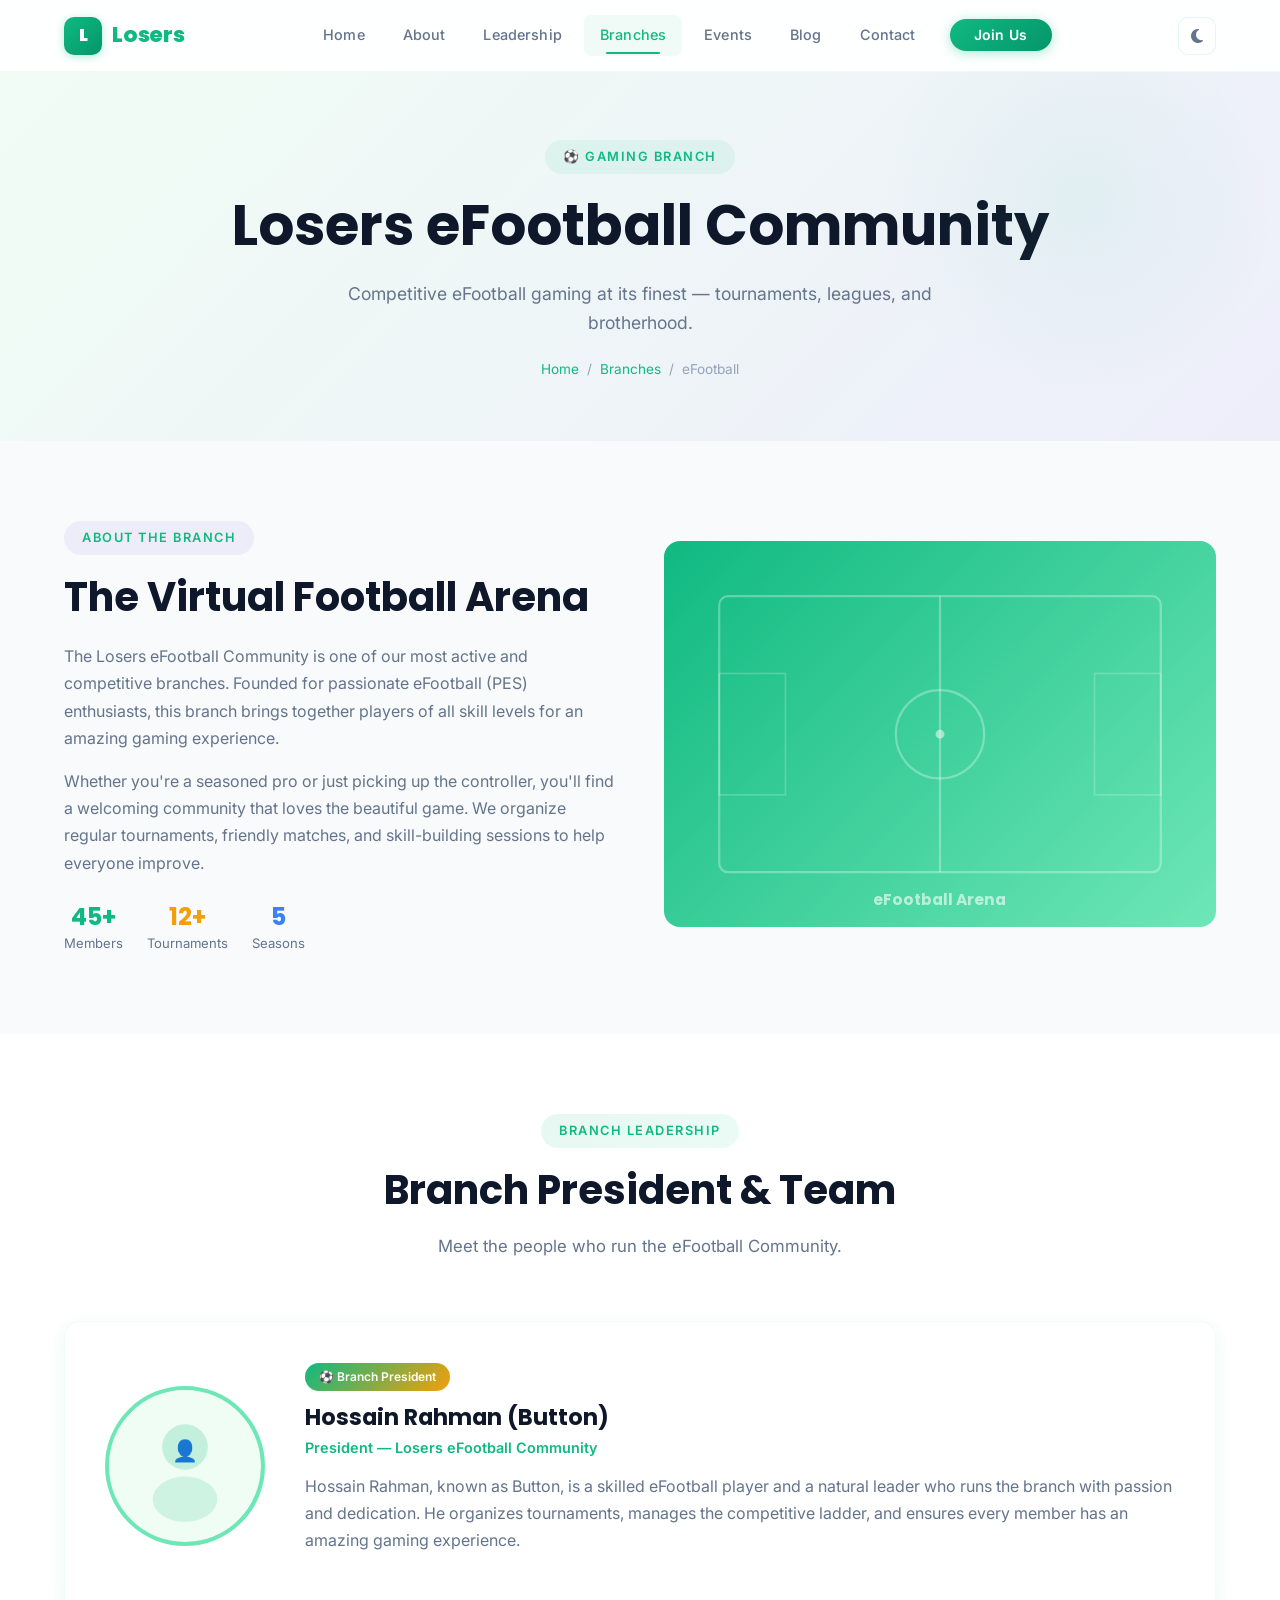
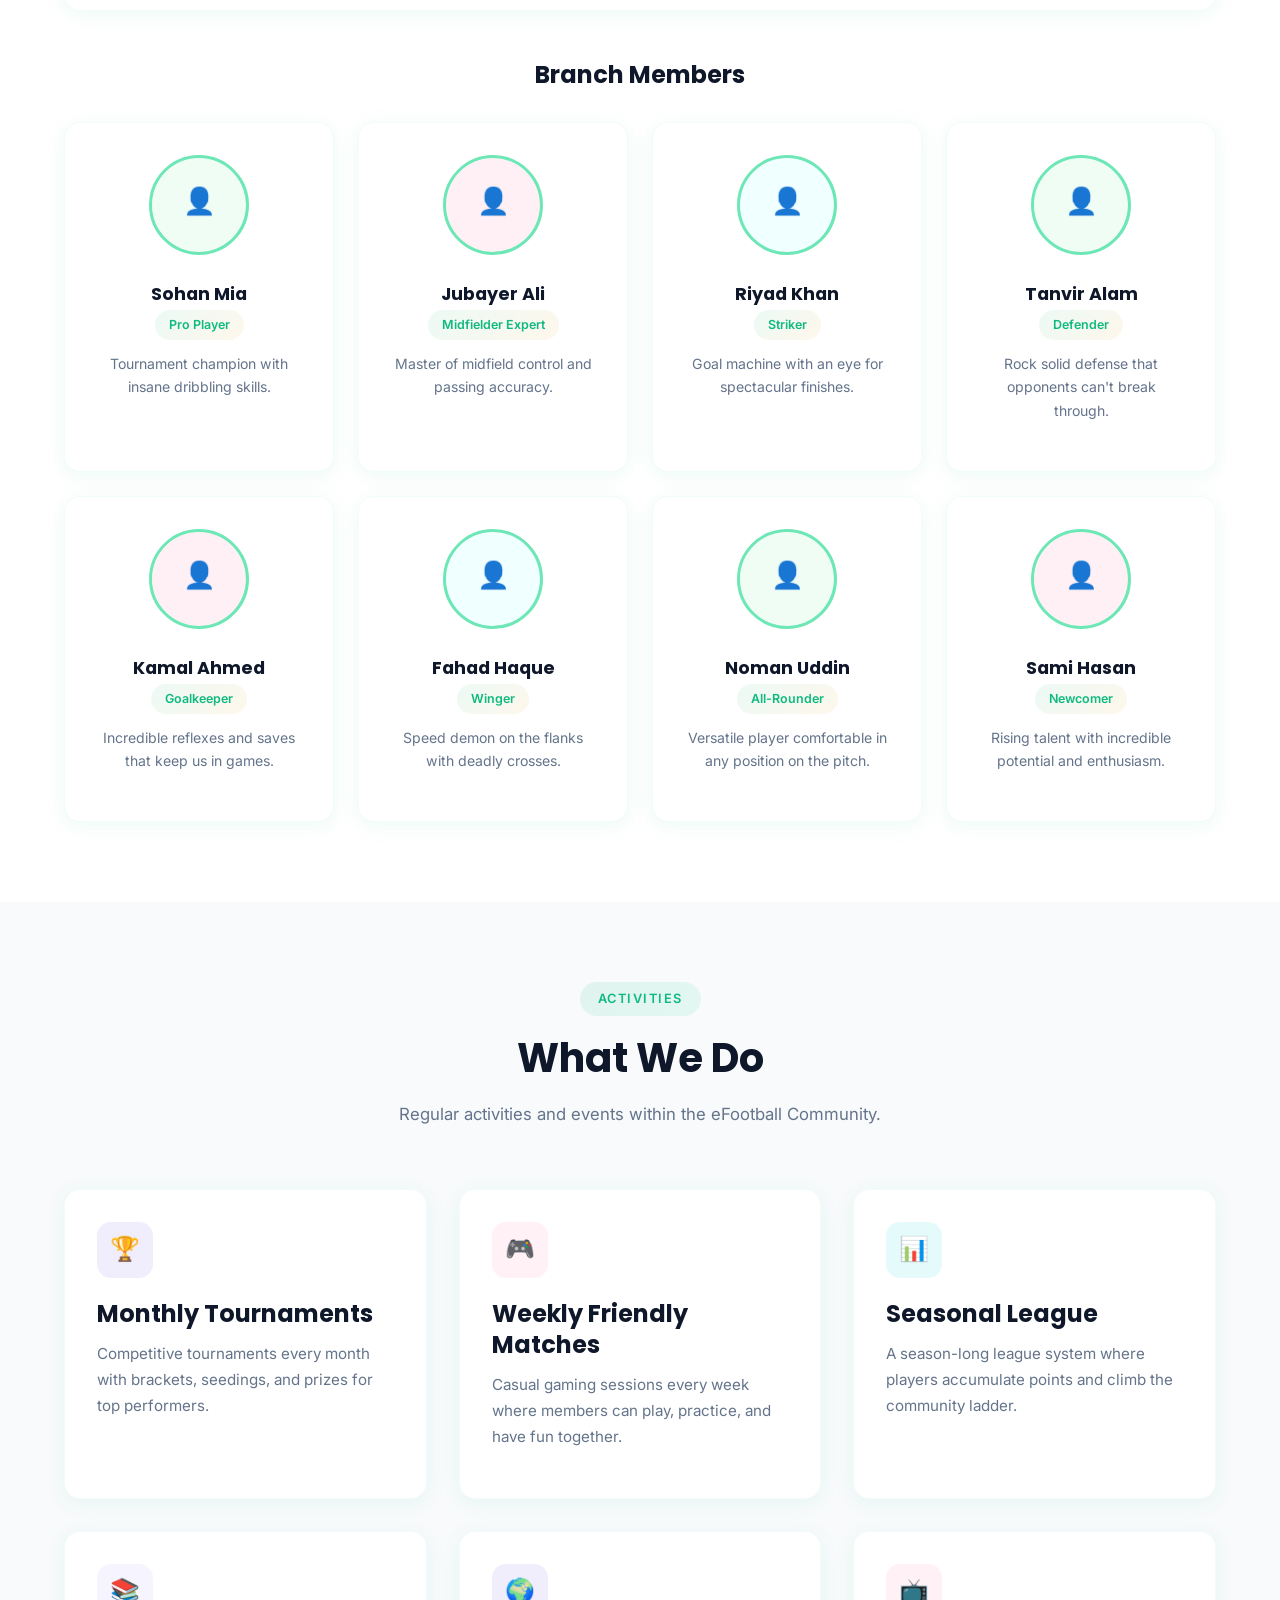
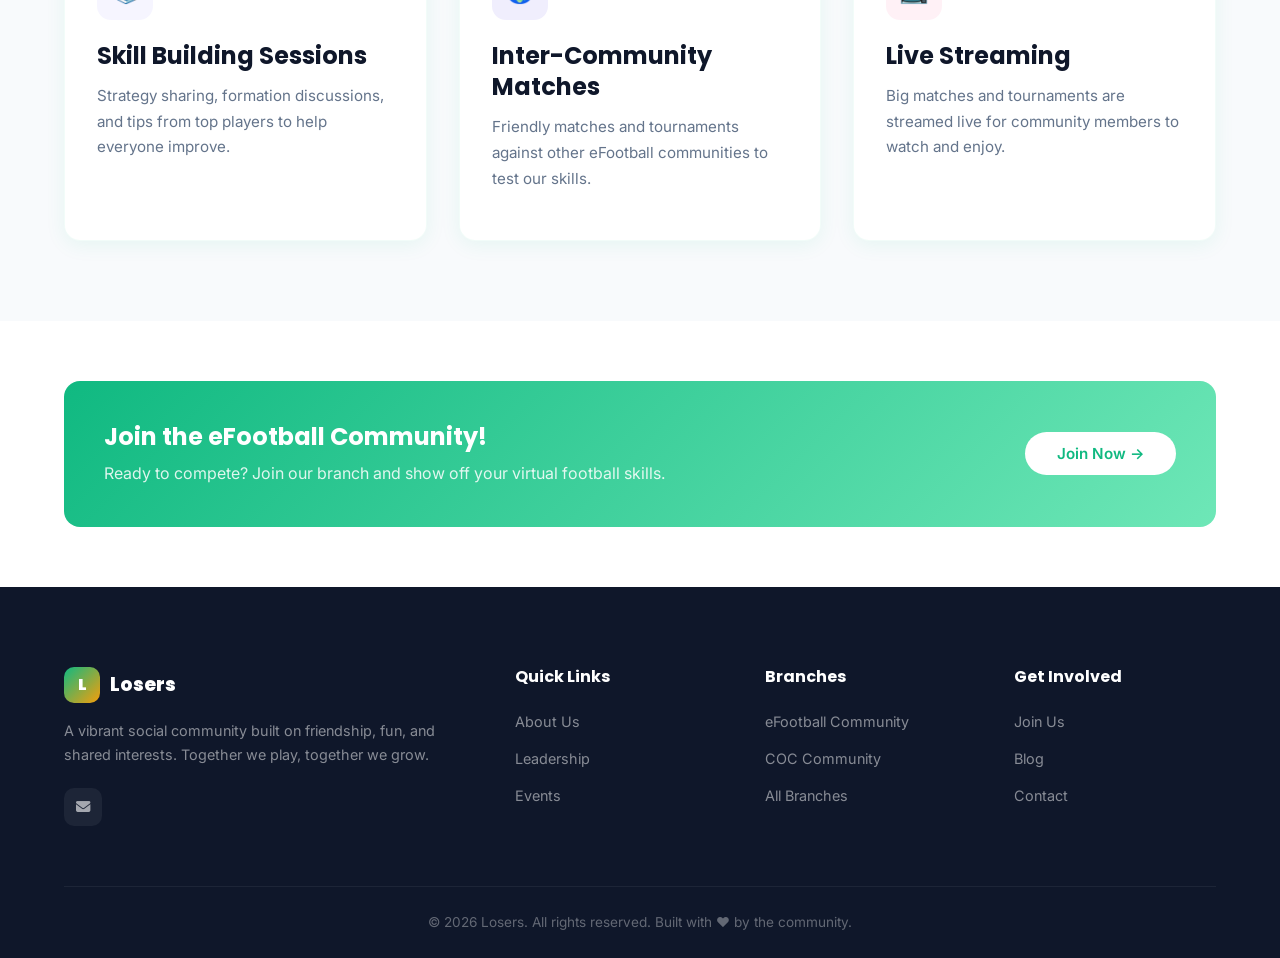
<file: pages/efootball.html>
<!DOCTYPE html>
<html lang="en">

<head>
    <meta charset="UTF-8">
    <meta name="viewport" content="width=device-width, initial-scale=1.0">
    <title>eFootball — Losers</title>
    <meta name="description" content="The Losers eFootball branch — competitive mobile football gaming, tournaments, and community.">
    <link rel="icon" type="image/svg+xml" href="data:image/svg+xml,<svg xmlns='http://www.w3.org/2000/svg' viewBox='0 0 100 100'><text y='.9em' font-size='90'>L</text></svg>">
    <link rel="preconnect" href="https://fonts.googleapis.com">
    <link rel="preconnect" href="https://fonts.gstatic.com" crossorigin>
    <link
        href="https://fonts.googleapis.com/css2?family=Inter:wght@400;500;600;700&family=Poppins:wght@600;700;800;900&display=swap"
        rel="stylesheet">
    <link rel="stylesheet" href="https://cdnjs.cloudflare.com/ajax/libs/font-awesome/6.5.0/css/all.min.css">
    <link rel="stylesheet" href="../css/style.css">
</head>

<body>

    <!-- Navigation -->
    <nav class="navbar">
        <div class="container">
            <a href="../index.html" class="nav-brand">
                <div class="logo-icon">L</div>
                Losers
            </a>
            <div class="nav-links" id="navLinks">
                <a href="../index.html">Home</a>
                <a href="about.html">About</a>
                <a href="leadership.html">Leadership</a>
                <a href="sub-communities.html" class="active">Branches</a>
                <a href="events.html">Events</a>
                <a href="blog.html">Blog</a>
                <a href="contact.html">Contact</a>
                <a href="join.html" class="btn btn-primary btn-sm">Join Us</a>
            </div>
            <button class="theme-toggle" id="themeToggle" aria-label="Toggle dark mode">
                <i class="fas fa-moon"></i>
            </button>
            <button class="nav-toggle" id="navToggle" aria-label="Toggle navigation">
                <span></span><span></span><span></span>
            </button>
        </div>
    </nav>

    <!-- Page Header -->
    <div class="page-header" style="background: linear-gradient(135deg, #f0fdf4 0%, rgba(108,92,231,0.08) 100%);">
        <div class="container">
            <span class="badge">⚽ Gaming Branch</span>
            <h1>Losers eFootball Community</h1>
            <p>Competitive eFootball gaming at its finest — tournaments, leagues, and brotherhood.</p>
            <div class="breadcrumb">
                <a href="../index.html">Home</a>
                <span>/</span>
                <a href="sub-communities.html">Branches</a>
                <span>/</span>
                <span>eFootball</span>
            </div>
        </div>
    </div>

    <!-- Branch Description -->
    <section>
        <div class="container">
            <div class="grid-2 fade-in" style="align-items: center; gap: 48px;">
                <div>
                    <span class="badge"
                        style="display: inline-block; padding: 6px 18px; background: rgba(108, 92, 231, 0.08); color: var(--primary); border-radius: 50px; font-size: 0.8rem; font-weight: 600; letter-spacing: 1.5px; margin-bottom: 16px;">ABOUT
                        THE BRANCH</span>
                    <h2 style="margin-bottom: 20px;">The Virtual Football Arena</h2>
                    <p>The Losers eFootball Community is one of our most active and competitive branches. Founded for
                        passionate eFootball (PES) enthusiasts, this branch brings together players of all skill levels
                        for an amazing gaming experience.</p>
                    <p>Whether you're a seasoned pro or just picking up the controller, you'll find a welcoming
                        community that loves the beautiful game. We organize regular tournaments, friendly matches, and
                        skill-building sessions to help everyone improve.</p>
                    <div style="display: flex; gap: 24px; margin-top: 24px; flex-wrap: wrap;">
                        <div style="text-align: center;">
                            <h3 style="color: var(--primary); font-size: 1.5rem;">45+</h3>
                            <p style="font-size: 0.82rem; margin: 0;">Members</p>
                        </div>
                        <div style="text-align: center;">
                            <h3 style="color: var(--accent); font-size: 1.5rem;">12+</h3>
                            <p style="font-size: 0.82rem; margin: 0;">Tournaments</p>
                        </div>
                        <div style="text-align: center;">
                            <h3 style="color: var(--secondary); font-size: 1.5rem;">5</h3>
                            <p style="font-size: 0.82rem; margin: 0;">Seasons</p>
                        </div>
                    </div>
                </div>
                <div>
                    <svg viewBox="0 0 500 350" xmlns="http://www.w3.org/2000/svg"
                        style="border-radius: 16px; width: 100%; background: linear-gradient(135deg, #10b981, #6ee7b7);">
                        <!-- Football field -->
                        <rect x="50" y="50" width="400" height="250" rx="8" fill="none" stroke="rgba(255,255,255,0.3)"
                            stroke-width="2" />
                        <line x1="250" y1="50" x2="250" y2="300" stroke="rgba(255,255,255,0.3)" stroke-width="2" />
                        <circle cx="250" cy="175" r="40" fill="none" stroke="rgba(255,255,255,0.3)" stroke-width="2" />
                        <circle cx="250" cy="175" r="4" fill="rgba(255,255,255,0.5)" />
                        <!-- Goal areas -->
                        <rect x="50" y="120" width="60" height="110" fill="none" stroke="rgba(255,255,255,0.2)"
                            stroke-width="1.5" />
                        <rect x="390" y="120" width="60" height="110" fill="none" stroke="rgba(255,255,255,0.2)"
                            stroke-width="1.5" />
                        <text x="250" y="330" text-anchor="middle" fill="rgba(255,255,255,0.6)"
                            font-family="Poppins, sans-serif" font-size="14" font-weight="700">eFootball Arena</text>
                    </svg>
                </div>
            </div>
        </div>
    </section>

    <!-- Branch Leadership -->
    <section style="background: var(--white);">
        <div class="container">
            <div class="section-header fade-in">
                <span class="badge">Branch Leadership</span>
                <h2>Branch President & Team</h2>
                <p>Meet the people who run the eFootball Community.</p>
            </div>

            <!-- Branch President -->
            <div class="featured-member fade-in" style="margin-bottom: 48px;">
                <svg class="featured-photo" viewBox="0 0 160 160" xmlns="http://www.w3.org/2000/svg">
                    <circle cx="80" cy="80" r="80" fill="#f0fdf4" />
                    <circle cx="80" cy="60" r="24" fill="#10b981" opacity="0.2" />
                    <ellipse cx="80" cy="115" rx="34" ry="24" fill="#10b981" opacity="0.15" />
                    <text x="80" y="72" text-anchor="middle" fill="#10b981" font-size="22">👤</text>
                </svg>
                <div>
                    <span class="featured-tag">⚽ Branch President</span>
                    <h3>Hossain Rahman (Button)</h3>
                    <p class="featured-role">President — Losers eFootball Community</p>
                    <p>Hossain Rahman, known as Button, is a skilled eFootball player and a natural leader who runs the
                        branch with passion and
                        dedication. He organizes tournaments, manages the competitive ladder, and ensures every member
                        has an amazing gaming experience.</p>
                </div>
            </div>

            <!-- Branch Members -->
            <h3 style="text-align: center; margin-bottom: 32px;" class="fade-in">Branch Members</h3>
            <div class="grid-4 fade-in">
                <div class="member-card">
                    <svg class="member-photo" viewBox="0 0 100 100" xmlns="http://www.w3.org/2000/svg">
                        <circle cx="50" cy="50" r="50" fill="#f0fdf4" />
                        <text x="50" y="55" text-anchor="middle" fill="#10b981" font-size="28">👤</text>
                    </svg>
                    <h3>Sohan Mia</h3>
                    <span class="role">Pro Player</span>
                    <p class="bio">Tournament champion with insane dribbling skills.</p>
                </div>
                <div class="member-card">
                    <svg class="member-photo" viewBox="0 0 100 100" xmlns="http://www.w3.org/2000/svg">
                        <circle cx="50" cy="50" r="50" fill="#fff0f5" />
                        <text x="50" y="55" text-anchor="middle" fill="#f59e0b" font-size="28">👤</text>
                    </svg>
                    <h3>Jubayer Ali</h3>
                    <span class="role">Midfielder Expert</span>
                    <p class="bio">Master of midfield control and passing accuracy.</p>
                </div>
                <div class="member-card">
                    <svg class="member-photo" viewBox="0 0 100 100" xmlns="http://www.w3.org/2000/svg">
                        <circle cx="50" cy="50" r="50" fill="#f0ffff" />
                        <text x="50" y="55" text-anchor="middle" fill="#3b82f6" font-size="28">👤</text>
                    </svg>
                    <h3>Riyad Khan</h3>
                    <span class="role">Striker</span>
                    <p class="bio">Goal machine with an eye for spectacular finishes.</p>
                </div>
                <div class="member-card">
                    <svg class="member-photo" viewBox="0 0 100 100" xmlns="http://www.w3.org/2000/svg">
                        <circle cx="50" cy="50" r="50" fill="#f0fdf4" />
                        <text x="50" y="55" text-anchor="middle" fill="#6ee7b7" font-size="28">👤</text>
                    </svg>
                    <h3>Tanvir Alam</h3>
                    <span class="role">Defender</span>
                    <p class="bio">Rock solid defense that opponents can't break through.</p>
                </div>
                <div class="member-card">
                    <svg class="member-photo" viewBox="0 0 100 100" xmlns="http://www.w3.org/2000/svg">
                        <circle cx="50" cy="50" r="50" fill="#fff0f5" />
                        <text x="50" y="55" text-anchor="middle" fill="#f59e0b" font-size="28">👤</text>
                    </svg>
                    <h3>Kamal Ahmed</h3>
                    <span class="role">Goalkeeper</span>
                    <p class="bio">Incredible reflexes and saves that keep us in games.</p>
                </div>
                <div class="member-card">
                    <svg class="member-photo" viewBox="0 0 100 100" xmlns="http://www.w3.org/2000/svg">
                        <circle cx="50" cy="50" r="50" fill="#f0ffff" />
                        <text x="50" y="55" text-anchor="middle" fill="#3b82f6" font-size="28">👤</text>
                    </svg>
                    <h3>Fahad Haque</h3>
                    <span class="role">Winger</span>
                    <p class="bio">Speed demon on the flanks with deadly crosses.</p>
                </div>
                <div class="member-card">
                    <svg class="member-photo" viewBox="0 0 100 100" xmlns="http://www.w3.org/2000/svg">
                        <circle cx="50" cy="50" r="50" fill="#f0fdf4" />
                        <text x="50" y="55" text-anchor="middle" fill="#10b981" font-size="28">👤</text>
                    </svg>
                    <h3>Noman Uddin</h3>
                    <span class="role">All-Rounder</span>
                    <p class="bio">Versatile player comfortable in any position on the pitch.</p>
                </div>
                <div class="member-card">
                    <svg class="member-photo" viewBox="0 0 100 100" xmlns="http://www.w3.org/2000/svg">
                        <circle cx="50" cy="50" r="50" fill="#fff0f5" />
                        <text x="50" y="55" text-anchor="middle" fill="#f59e0b" font-size="28">👤</text>
                    </svg>
                    <h3>Sami Hasan</h3>
                    <span class="role">Newcomer</span>
                    <p class="bio">Rising talent with incredible potential and enthusiasm.</p>
                </div>
            </div>
        </div>
    </section>

    <!-- Branch Activities -->
    <section>
        <div class="container">
            <div class="section-header fade-in">
                <span class="badge">Activities</span>
                <h2>What We Do</h2>
                <p>Regular activities and events within the eFootball Community.</p>
            </div>
            <div class="grid-3 fade-in">
                <div class="card">
                    <div class="card-icon" style="background: rgba(108, 92, 231, 0.1);">🏆</div>
                    <h3>Monthly Tournaments</h3>
                    <p>Competitive tournaments every month with brackets, seedings, and prizes for top performers.</p>
                </div>
                <div class="card">
                    <div class="card-icon" style="background: rgba(253, 121, 168, 0.1);">🎮</div>
                    <h3>Weekly Friendly Matches</h3>
                    <p>Casual gaming sessions every week where members can play, practice, and have fun together.</p>
                </div>
                <div class="card">
                    <div class="card-icon" style="background: rgba(0, 206, 201, 0.1);">📊</div>
                    <h3>Seasonal League</h3>
                    <p>A season-long league system where players accumulate points and climb the community ladder.</p>
                </div>
                <div class="card">
                    <div class="card-icon" style="background: rgba(162, 155, 254, 0.1);">📚</div>
                    <h3>Skill Building Sessions</h3>
                    <p>Strategy sharing, formation discussions, and tips from top players to help everyone improve.</p>
                </div>
                <div class="card">
                    <div class="card-icon" style="background: rgba(108, 92, 231, 0.1);">🌍</div>
                    <h3>Inter-Community Matches</h3>
                    <p>Friendly matches and tournaments against other eFootball communities to test our skills.</p>
                </div>
                <div class="card">
                    <div class="card-icon" style="background: rgba(253, 121, 168, 0.1);">📺</div>
                    <h3>Live Streaming</h3>
                    <p>Big matches and tournaments are streamed live for community members to watch and enjoy.</p>
                </div>
            </div>
        </div>
    </section>

    <!-- CTA -->
    <section style="background: var(--white); padding: 60px 0;">
        <div class="container">
            <div class="event-banner fade-in"
                style="margin-bottom: 0; background: linear-gradient(135deg, #10b981, #6ee7b7);">
                <div>
                    <h3>Join the eFootball Community!</h3>
                    <p>Ready to compete? Join our branch and show off your virtual football skills.</p>
                </div>
                <a href="join.html" class="btn">Join Now →</a>
            </div>
        </div>
    </section>

    <!-- Footer -->
    <footer class="footer">
        <div class="container">
            <div class="footer-grid">
                <div>
                    <div class="footer-brand">
                        <div class="logo-icon">L</div>
                        Losers
                    </div>
                    <p>A vibrant social community built on friendship, fun, and shared interests. Together we play,
                        together we grow.</p>
                    <div class="footer-social">
                        <a href="mailto:taslimahmedtamim4u@gmail.com" aria-label="Email"><i class="fas fa-envelope"></i></a>
                    </div>
                </div>
                <div>
                    <h4>Quick Links</h4>
                    <ul class="footer-links">
                        <li><a href="about.html">About Us</a></li>
                        <li><a href="leadership.html">Leadership</a></li>
                        <li><a href="events.html">Events</a></li>
                    </ul>
                </div>
                <div>
                    <h4>Branches</h4>
                    <ul class="footer-links">
                        <li><a href="efootball.html">eFootball Community</a></li>
                        <li><a href="coc.html">COC Community</a></li>
                        <li><a href="sub-communities.html">All Branches</a></li>
                    </ul>
                </div>
                <div>
                    <h4>Get Involved</h4>
                    <ul class="footer-links">
                        <li><a href="join.html">Join Us</a></li>
                        <li><a href="blog.html">Blog</a></li>
                        <li><a href="contact.html">Contact</a></li>
                    </ul>
                </div>
            </div>
            <div class="footer-bottom">
                <p>&copy; 2026 Losers. All rights reserved. Built with ❤️ by the community.</p>
            </div>
        </div>
    </footer>

    <button class="scroll-top" id="scrollTop" aria-label="Scroll to top"><i class="fas fa-arrow-up"></i></button>
    <script src="../js/main.js"></script>
</body>

</html>
</file>
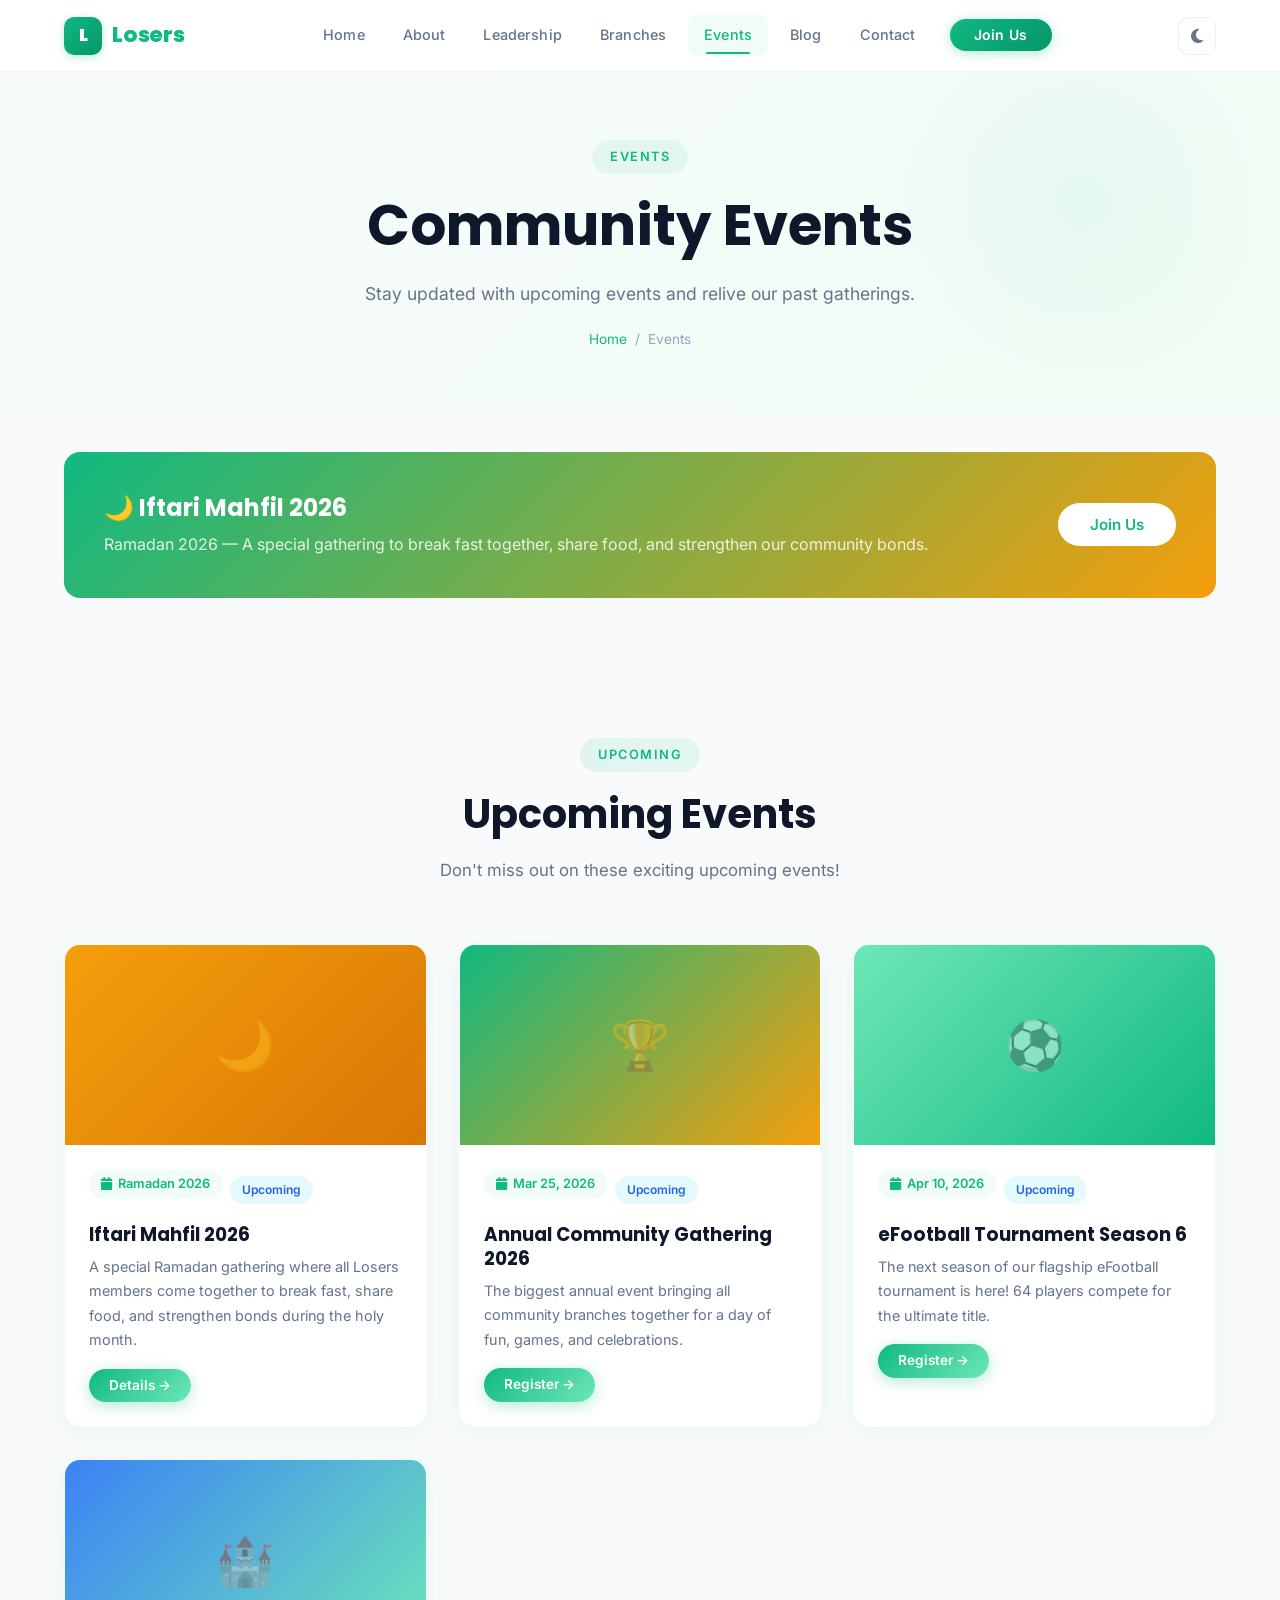
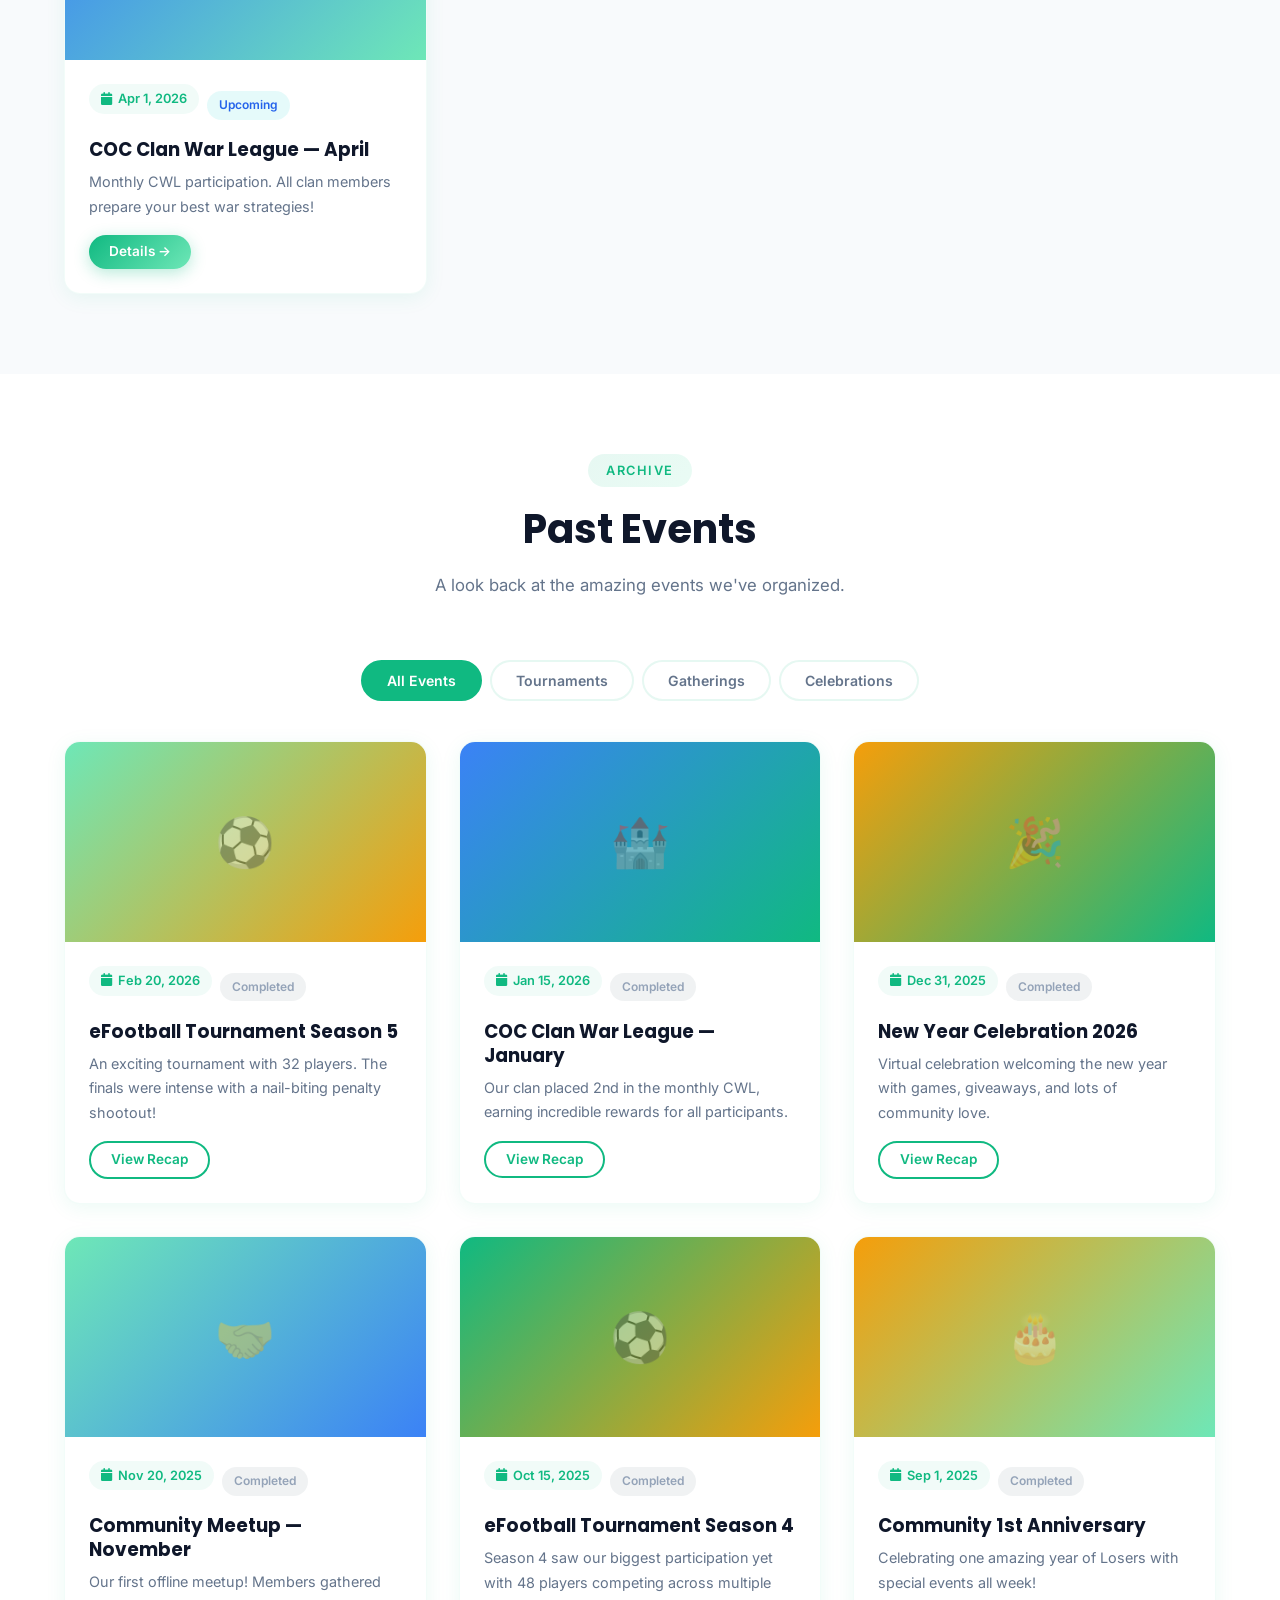
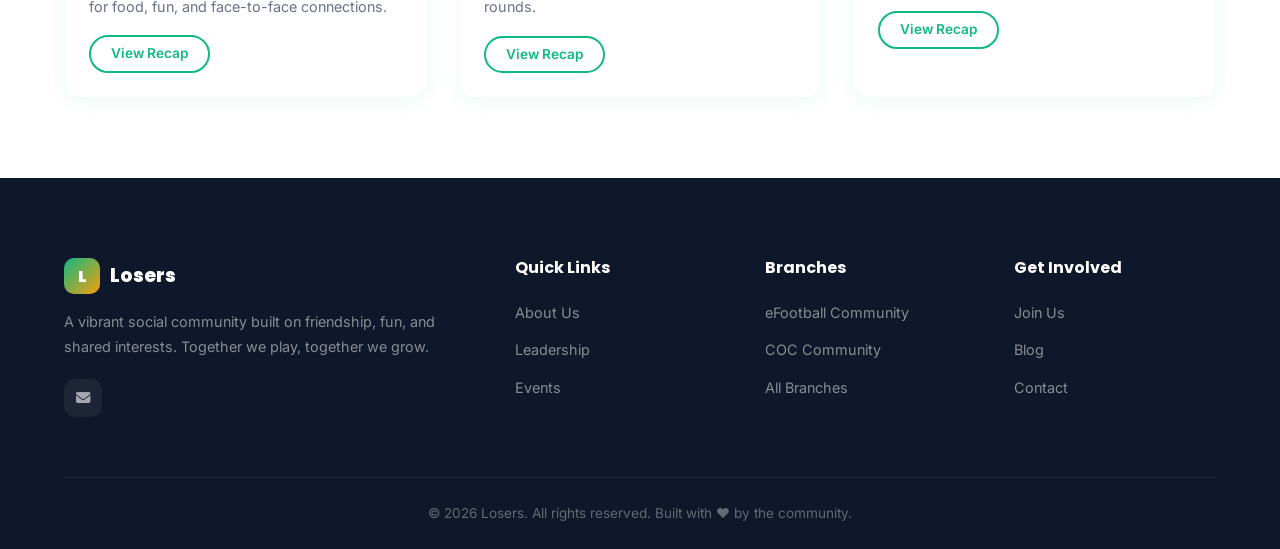
<file: pages/events.html>
<!DOCTYPE html>
<html lang="en">

<head>
    <meta charset="UTF-8">
    <meta name="viewport" content="width=device-width, initial-scale=1.0">
    <title>Events — Losers</title>
    <meta name="description" content="Stay updated with upcoming and past events from the Losers community — tournaments, gatherings, and more.">
    <link rel="icon" type="image/svg+xml" href="data:image/svg+xml,<svg xmlns='http://www.w3.org/2000/svg' viewBox='0 0 100 100'><text y='.9em' font-size='90'>L</text></svg>">
    <link rel="preconnect" href="https://fonts.googleapis.com">
    <link rel="preconnect" href="https://fonts.gstatic.com" crossorigin>
    <link
        href="https://fonts.googleapis.com/css2?family=Inter:wght@400;500;600;700&family=Poppins:wght@600;700;800;900&display=swap"
        rel="stylesheet">
    <link rel="stylesheet" href="https://cdnjs.cloudflare.com/ajax/libs/font-awesome/6.5.0/css/all.min.css">
    <link rel="stylesheet" href="../css/style.css">
</head>

<body>

    <!-- Navigation -->
    <nav class="navbar">
        <div class="container">
            <a href="../index.html" class="nav-brand">
                <div class="logo-icon">L</div>
                Losers
            </a>
            <div class="nav-links" id="navLinks">
                <a href="../index.html">Home</a>
                <a href="about.html">About</a>
                <a href="leadership.html">Leadership</a>
                <a href="sub-communities.html">Branches</a>
                <a href="events.html" class="active">Events</a>
                <a href="blog.html">Blog</a>
                <a href="contact.html">Contact</a>
                <a href="join.html" class="btn btn-primary btn-sm">Join Us</a>
            </div>
            <button class="theme-toggle" id="themeToggle" aria-label="Toggle dark mode">
                <i class="fas fa-moon"></i>
            </button>
            <button class="nav-toggle" id="navToggle" aria-label="Toggle navigation">
                <span></span><span></span><span></span>
            </button>
        </div>
    </nav>

    <!-- Page Header -->
    <div class="page-header">
        <div class="container">
            <span class="badge">Events</span>
            <h1>Community Events</h1>
            <p>Stay updated with upcoming events and relive our past gatherings.</p>
            <div class="breadcrumb">
                <a href="../index.html">Home</a>
                <span>/</span>
                <span>Events</span>
            </div>
        </div>
    </div>

    <!-- Event Highlight Banner -->
    <section style="padding-top: 40px; padding-bottom: 0;">
        <div class="container">
            <div class="event-banner fade-in">
                <div>
                    <h3>🌙 Iftari Mahfil 2026</h3>
                    <p>Ramadan 2026 — A special gathering to break fast together, share food, and strengthen our
                        community bonds.</p>
                </div>
                <a href="join.html" class="btn">Join Us</a>
            </div>
        </div>
    </section>

    <!-- Upcoming Events -->
    <section>
        <div class="container">
            <div class="section-header fade-in">
                <span class="badge">Upcoming</span>
                <h2>Upcoming Events</h2>
                <p>Don't miss out on these exciting upcoming events!</p>
            </div>
            <div class="grid-3 fade-in">
                <div class="event-card">
                    <div class="event-image"
                        style="display: flex; align-items: center; justify-content: center; font-size: 3rem; color: rgba(255,255,255,0.4); background: linear-gradient(135deg, #f59e0b, #d97706);">
                        🌙</div>
                    <div class="event-body">
                        <div style="display: flex; align-items: center; gap: 8px; margin-bottom: 12px;">
                            <span class="event-date"><i class="fas fa-calendar"></i> Ramadan 2026</span>
                            <span class="tag upcoming">Upcoming</span>
                        </div>
                        <h3>Iftari Mahfil 2026</h3>
                        <p>A special Ramadan gathering where all Losers members come together to break fast, share food, and strengthen bonds during the holy month.</p>
                        <a href="javascript:void(0)" class="btn btn-sm btn-primary">Details →</a>
                    </div>
                </div>
                <div class="event-card">
                    <div class="event-image"
                        style="display: flex; align-items: center; justify-content: center; font-size: 3rem; color: rgba(255,255,255,0.4); background: linear-gradient(135deg, #10b981, #f59e0b);">
                        🏆</div>
                    <div class="event-body">
                        <div style="display: flex; align-items: center; gap: 8px; margin-bottom: 12px;">
                            <span class="event-date"><i class="fas fa-calendar"></i> Mar 25, 2026</span>
                            <span class="tag upcoming">Upcoming</span>
                        </div>
                        <h3>Annual Community Gathering 2026</h3>
                        <p>The biggest annual event bringing all community branches together for a day of fun, games,
                            and celebrations.</p>
                        <a href="javascript:void(0)" class="btn btn-sm btn-primary">Register →</a>
                    </div>
                </div>
                <div class="event-card">
                    <div class="event-image"
                        style="display: flex; align-items: center; justify-content: center; font-size: 3rem; color: rgba(255,255,255,0.4); background: linear-gradient(135deg, #6ee7b7, #10b981);">
                        ⚽</div>
                    <div class="event-body">
                        <div style="display: flex; align-items: center; gap: 8px; margin-bottom: 12px;">
                            <span class="event-date"><i class="fas fa-calendar"></i> Apr 10, 2026</span>
                            <span class="tag upcoming">Upcoming</span>
                        </div>
                        <h3>eFootball Tournament Season 6</h3>
                        <p>The next season of our flagship eFootball tournament is here! 64 players compete for the
                            ultimate title.</p>
                        <a href="javascript:void(0)" class="btn btn-sm btn-primary">Register →</a>
                    </div>
                </div>
                <div class="event-card">
                    <div class="event-image"
                        style="display: flex; align-items: center; justify-content: center; font-size: 3rem; color: rgba(255,255,255,0.4); background: linear-gradient(135deg, #3b82f6, #6ee7b7);">
                        🏰</div>
                    <div class="event-body">
                        <div style="display: flex; align-items: center; gap: 8px; margin-bottom: 12px;">
                            <span class="event-date"><i class="fas fa-calendar"></i> Apr 1, 2026</span>
                            <span class="tag upcoming">Upcoming</span>
                        </div>
                        <h3>COC Clan War League — April</h3>
                        <p>Monthly CWL participation. All clan members prepare your best war strategies!</p>
                        <a href="javascript:void(0)" class="btn btn-sm btn-primary">Details →</a>
                    </div>
                </div>
            </div>
        </div>
    </section>

    <!-- Past Events -->
    <section style="background: var(--white);">
        <div class="container">
            <div class="section-header fade-in">
                <span class="badge">Archive</span>
                <h2>Past Events</h2>
                <p>A look back at the amazing events we've organized.</p>
            </div>

            <!-- Tabs -->
            <div class="tabs fade-in">
                <button class="tab-btn active" onclick="filterEvents('all', event)">All Events</button>
                <button class="tab-btn" onclick="filterEvents('tournament', event)">Tournaments</button>
                <button class="tab-btn" onclick="filterEvents('gathering', event)">Gatherings</button>
                <button class="tab-btn" onclick="filterEvents('celebration', event)">Celebrations</button>
            </div>

            <div class="grid-3 fade-in" id="pastEventsGrid">
                <div class="event-card" data-category="tournament">
                    <div class="event-image"
                        style="display: flex; align-items: center; justify-content: center; font-size: 3rem; color: rgba(255,255,255,0.4);">
                        ⚽</div>
                    <div class="event-body">
                        <div style="display: flex; align-items: center; gap: 8px; margin-bottom: 12px;">
                            <span class="event-date"><i class="fas fa-calendar"></i> Feb 20, 2026</span>
                            <span class="tag past">Completed</span>
                        </div>
                        <h3>eFootball Tournament Season 5</h3>
                        <p>An exciting tournament with 32 players. The finals were intense with a nail-biting penalty
                            shootout!</p>
                        <a href="javascript:void(0)" class="btn btn-sm btn-secondary">View Recap</a>
                    </div>
                </div>

                <div class="event-card" data-category="tournament">
                    <div class="event-image"
                        style="display: flex; align-items: center; justify-content: center; font-size: 3rem; color: rgba(255,255,255,0.4); background: linear-gradient(135deg, #3b82f6, #10b981);">
                        🏰</div>
                    <div class="event-body">
                        <div style="display: flex; align-items: center; gap: 8px; margin-bottom: 12px;">
                            <span class="event-date"><i class="fas fa-calendar"></i> Jan 15, 2026</span>
                            <span class="tag past">Completed</span>
                        </div>
                        <h3>COC Clan War League — January</h3>
                        <p>Our clan placed 2nd in the monthly CWL, earning incredible rewards for all participants.</p>
                        <a href="javascript:void(0)" class="btn btn-sm btn-secondary">View Recap</a>
                    </div>
                </div>

                <div class="event-card" data-category="celebration">
                    <div class="event-image"
                        style="display: flex; align-items: center; justify-content: center; font-size: 3rem; color: rgba(255,255,255,0.4); background: linear-gradient(135deg, #f59e0b, #10b981);">
                        🎉</div>
                    <div class="event-body">
                        <div style="display: flex; align-items: center; gap: 8px; margin-bottom: 12px;">
                            <span class="event-date"><i class="fas fa-calendar"></i> Dec 31, 2025</span>
                            <span class="tag past">Completed</span>
                        </div>
                        <h3>New Year Celebration 2026</h3>
                        <p>Virtual celebration welcoming the new year with games, giveaways, and lots of community love.
                        </p>
                        <a href="javascript:void(0)" class="btn btn-sm btn-secondary">View Recap</a>
                    </div>
                </div>

                <div class="event-card" data-category="gathering">
                    <div class="event-image"
                        style="display: flex; align-items: center; justify-content: center; font-size: 3rem; color: rgba(255,255,255,0.4); background: linear-gradient(135deg, #6ee7b7, #3b82f6);">
                        🤝</div>
                    <div class="event-body">
                        <div style="display: flex; align-items: center; gap: 8px; margin-bottom: 12px;">
                            <span class="event-date"><i class="fas fa-calendar"></i> Nov 20, 2025</span>
                            <span class="tag past">Completed</span>
                        </div>
                        <h3>Community Meetup — November</h3>
                        <p>Our first offline meetup! Members gathered for food, fun, and face-to-face connections.</p>
                        <a href="javascript:void(0)" class="btn btn-sm btn-secondary">View Recap</a>
                    </div>
                </div>

                <div class="event-card" data-category="tournament">
                    <div class="event-image"
                        style="display: flex; align-items: center; justify-content: center; font-size: 3rem; color: rgba(255,255,255,0.4); background: linear-gradient(135deg, #10b981, #f59e0b);">
                        ⚽</div>
                    <div class="event-body">
                        <div style="display: flex; align-items: center; gap: 8px; margin-bottom: 12px;">
                            <span class="event-date"><i class="fas fa-calendar"></i> Oct 15, 2025</span>
                            <span class="tag past">Completed</span>
                        </div>
                        <h3>eFootball Tournament Season 4</h3>
                        <p>Season 4 saw our biggest participation yet with 48 players competing across multiple rounds.
                        </p>
                        <a href="javascript:void(0)" class="btn btn-sm btn-secondary">View Recap</a>
                    </div>
                </div>

                <div class="event-card" data-category="celebration">
                    <div class="event-image"
                        style="display: flex; align-items: center; justify-content: center; font-size: 3rem; color: rgba(255,255,255,0.4); background: linear-gradient(135deg, #f59e0b, #6ee7b7);">
                        🎂</div>
                    <div class="event-body">
                        <div style="display: flex; align-items: center; gap: 8px; margin-bottom: 12px;">
                            <span class="event-date"><i class="fas fa-calendar"></i> Sep 1, 2025</span>
                            <span class="tag past">Completed</span>
                        </div>
                        <h3>Community 1st Anniversary</h3>
                        <p>Celebrating one amazing year of Losers with special events all week!</p>
                        <a href="javascript:void(0)" class="btn btn-sm btn-secondary">View Recap</a>
                    </div>
                </div>
            </div>
        </div>
    </section>

    <!-- Footer -->
    <footer class="footer">
        <div class="container">
            <div class="footer-grid">
                <div>
                    <div class="footer-brand">
                        <div class="logo-icon">L</div>
                        Losers
                    </div>
                    <p>A vibrant social community built on friendship, fun, and shared interests. Together we play,
                        together we grow.</p>
                    <div class="footer-social">
                        <a href="mailto:taslimahmedtamim4u@gmail.com" aria-label="Email"><i class="fas fa-envelope"></i></a>
                    </div>
                </div>
                <div>
                    <h4>Quick Links</h4>
                    <ul class="footer-links">
                        <li><a href="about.html">About Us</a></li>
                        <li><a href="leadership.html">Leadership</a></li>
                        <li><a href="events.html">Events</a></li>
                    </ul>
                </div>
                <div>
                    <h4>Branches</h4>
                    <ul class="footer-links">
                        <li><a href="efootball.html">eFootball Community</a></li>
                        <li><a href="coc.html">COC Community</a></li>
                        <li><a href="sub-communities.html">All Branches</a></li>
                    </ul>
                </div>
                <div>
                    <h4>Get Involved</h4>
                    <ul class="footer-links">
                        <li><a href="join.html">Join Us</a></li>
                        <li><a href="blog.html">Blog</a></li>
                        <li><a href="contact.html">Contact</a></li>
                    </ul>
                </div>
            </div>
            <div class="footer-bottom">
                <p>&copy; 2026 Losers. All rights reserved. Built with ❤️ by the community.</p>
            </div>
        </div>
    </footer>

    <button class="scroll-top" id="scrollTop" aria-label="Scroll to top"><i class="fas fa-arrow-up"></i></button>
    <script src="../js/main.js"></script>
</body>

</html>
</file>
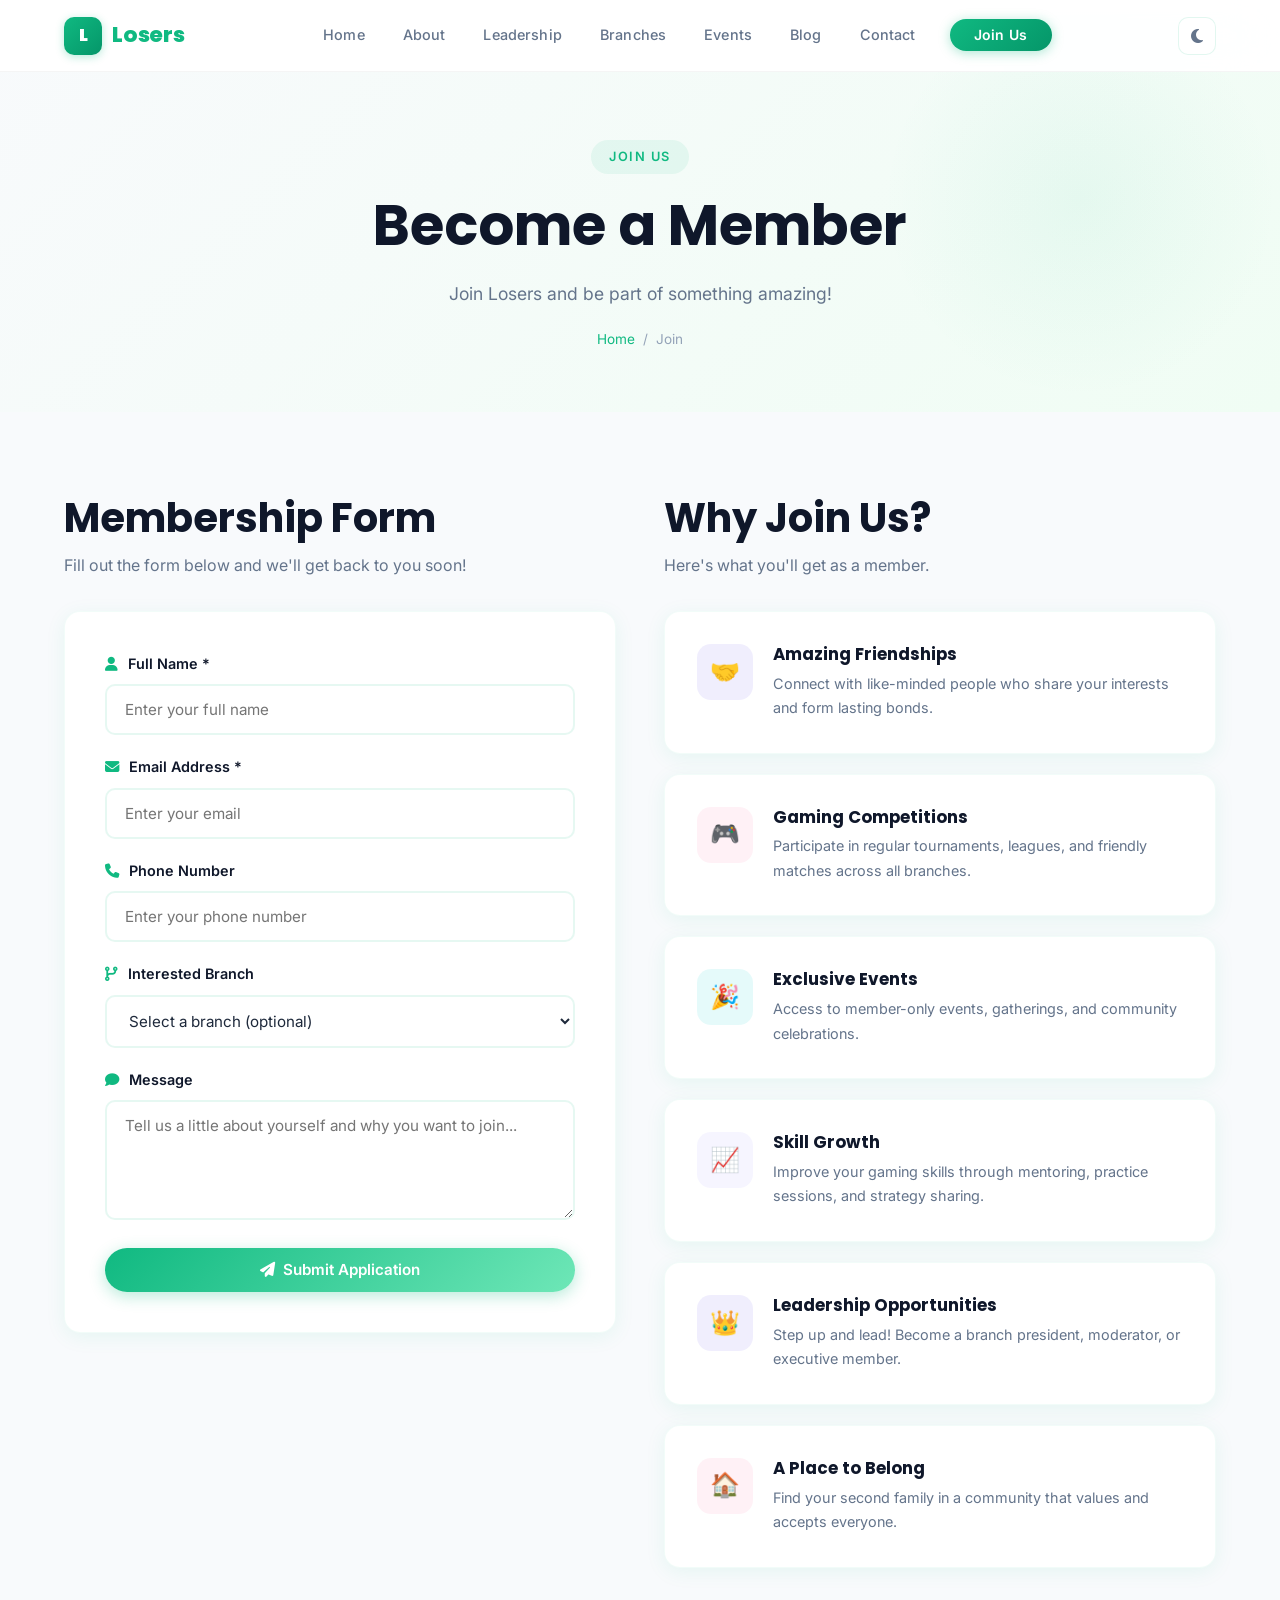
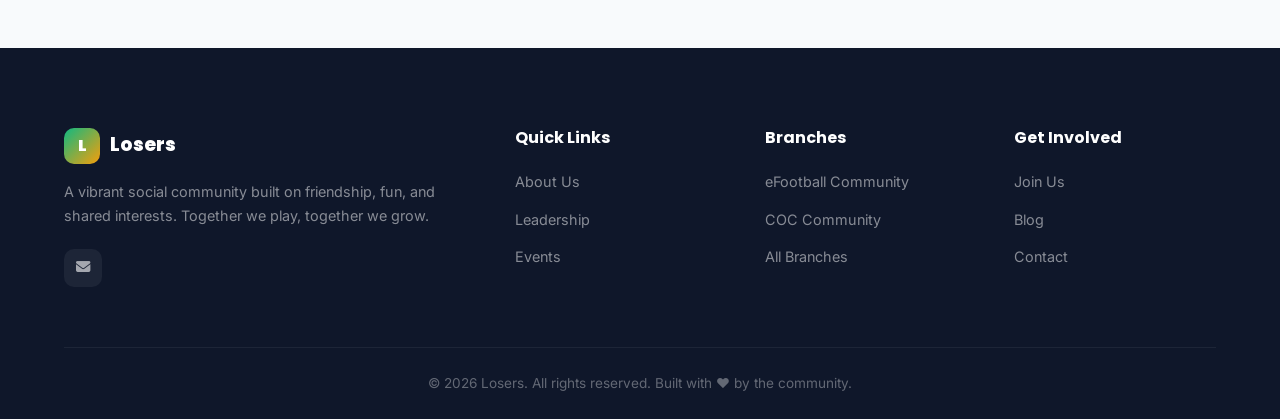
<file: pages/join.html>
<!DOCTYPE html>
<html lang="en">

<head>
    <meta charset="UTF-8">
    <meta name="viewport" content="width=device-width, initial-scale=1.0">
    <title>Join Us — Losers</title>
    <meta name="description" content="Join the Losers community today and become part of a vibrant group of friends.">
    <link rel="icon" type="image/svg+xml" href="data:image/svg+xml,<svg xmlns='http://www.w3.org/2000/svg' viewBox='0 0 100 100'><text y='.9em' font-size='90'>L</text></svg>">
    <link rel="preconnect" href="https://fonts.googleapis.com">
    <link rel="preconnect" href="https://fonts.gstatic.com" crossorigin>
    <link
        href="https://fonts.googleapis.com/css2?family=Inter:wght@400;500;600;700&family=Poppins:wght@600;700;800;900&display=swap"
        rel="stylesheet">
    <link rel="stylesheet" href="https://cdnjs.cloudflare.com/ajax/libs/font-awesome/6.5.0/css/all.min.css">
    <link rel="stylesheet" href="../css/style.css">
</head>

<body>

    <!-- Navigation -->
    <nav class="navbar">
        <div class="container">
            <a href="../index.html" class="nav-brand">
                <div class="logo-icon">L</div>
                Losers
            </a>
            <div class="nav-links" id="navLinks">
                <a href="../index.html">Home</a>
                <a href="about.html">About</a>
                <a href="leadership.html">Leadership</a>
                <a href="sub-communities.html">Branches</a>
                <a href="events.html">Events</a>
                <a href="blog.html">Blog</a>
                <a href="contact.html">Contact</a>
                <a href="join.html" class="btn btn-primary btn-sm">Join Us</a>
            </div>
            <button class="theme-toggle" id="themeToggle" aria-label="Toggle dark mode">
                <i class="fas fa-moon"></i>
            </button>
            <button class="nav-toggle" id="navToggle" aria-label="Toggle navigation">
                <span></span><span></span><span></span>
            </button>
        </div>
    </nav>

    <!-- Page Header -->
    <div class="page-header">
        <div class="container">
            <span class="badge">Join Us</span>
            <h1>Become a Member</h1>
            <p>Join Losers and be part of something amazing!</p>
            <div class="breadcrumb">
                <a href="../index.html">Home</a>
                <span>/</span>
                <span>Join</span>
            </div>
        </div>
    </div>

    <!-- Why Join -->
    <section>
        <div class="container">
            <div class="grid-2 fade-in" style="gap: 48px; align-items: start;">
                <!-- Membership Form -->
                <div>
                    <h2 style="margin-bottom: 8px;">Membership Form</h2>
                    <p style="margin-bottom: 32px;">Fill out the form below and we'll get back to you soon!</p>
                    <div class="form-wrapper">
                        <form id="joinForm" onsubmit="handleJoinForm(event)">
                            <div class="form-group">
                                <label for="fullName"><i class="fas fa-user"
                                        style="color: var(--primary); margin-right: 6px;"></i> Full Name *</label>
                                <input type="text" id="fullName" name="fullName" placeholder="Enter your full name"
                                    required>
                            </div>
                            <div class="form-group">
                                <label for="email"><i class="fas fa-envelope"
                                        style="color: var(--primary); margin-right: 6px;"></i> Email Address *</label>
                                <input type="email" id="email" name="email" placeholder="Enter your email" required>
                            </div>
                            <div class="form-group">
                                <label for="phone"><i class="fas fa-phone"
                                        style="color: var(--primary); margin-right: 6px;"></i> Phone Number</label>
                                <input type="tel" id="phone" name="phone" placeholder="Enter your phone number">
                            </div>
                            <div class="form-group">
                                <label for="branch"><i class="fas fa-code-branch"
                                        style="color: var(--primary); margin-right: 6px;"></i> Interested Branch</label>
                                <select id="branch" name="branch">
                                    <option value="">Select a branch (optional)</option>
                                    <option value="main">Main Community</option>
                                    <option value="efootball">eFootball Community</option>
                                    <option value="coc">COC Community</option>
                                    <option value="multiple">Multiple Branches</option>
                                </select>
                            </div>
                            <div class="form-group">
                                <label for="message"><i class="fas fa-comment"
                                        style="color: var(--primary); margin-right: 6px;"></i> Message</label>
                                <textarea id="message" name="message"
                                    placeholder="Tell us a little about yourself and why you want to join..."></textarea>
                            </div>
                            <button type="submit" class="btn btn-primary" style="width: 100%; justify-content: center;">
                                <i class="fas fa-paper-plane"></i> Submit Application
                            </button>
                        </form>
                        <div id="formSuccess" style="display: none; text-align: center; padding: 40px 20px;">
                            <div style="font-size: 4rem; margin-bottom: 16px;">🎉</div>
                            <h3 style="margin-bottom: 8px; color: var(--primary);">Application Submitted!</h3>
                            <p>Thank you for your interest in joining Losers. We'll review your application and get back
                                to you soon!</p>
                            <a href="../index.html" class="btn btn-secondary btn-sm" style="margin-top: 16px;">Back to
                                Home</a>
                        </div>
                    </div>
                </div>

                <!-- Benefits -->
                <div>
                    <h2 style="margin-bottom: 8px;">Why Join Us?</h2>
                    <p style="margin-bottom: 32px;">Here's what you'll get as a member.</p>
                    <div style="display: flex; flex-direction: column; gap: 20px;">
                        <div class="card" style="display: flex; gap: 20px; align-items: start;">
                            <div class="card-icon"
                                style="background: rgba(108, 92, 231, 0.1); flex-shrink: 0; margin-bottom: 0; min-width: 56px;">
                                🤝</div>
                            <div>
                                <h3 style="font-size: 1.05rem; margin-bottom: 6px;">Amazing Friendships</h3>
                                <p style="margin: 0; font-size: 0.9rem;">Connect with like-minded people who share your
                                    interests and form lasting bonds.</p>
                            </div>
                        </div>
                        <div class="card" style="display: flex; gap: 20px; align-items: start;">
                            <div class="card-icon"
                                style="background: rgba(253, 121, 168, 0.1); flex-shrink: 0; margin-bottom: 0; min-width: 56px;">
                                🎮</div>
                            <div>
                                <h3 style="font-size: 1.05rem; margin-bottom: 6px;">Gaming Competitions</h3>
                                <p style="margin: 0; font-size: 0.9rem;">Participate in regular tournaments, leagues,
                                    and friendly matches across all branches.</p>
                            </div>
                        </div>
                        <div class="card" style="display: flex; gap: 20px; align-items: start;">
                            <div class="card-icon"
                                style="background: rgba(0, 206, 201, 0.1); flex-shrink: 0; margin-bottom: 0; min-width: 56px;">
                                🎉</div>
                            <div>
                                <h3 style="font-size: 1.05rem; margin-bottom: 6px;">Exclusive Events</h3>
                                <p style="margin: 0; font-size: 0.9rem;">Access to member-only events, gatherings, and
                                    community celebrations.</p>
                            </div>
                        </div>
                        <div class="card" style="display: flex; gap: 20px; align-items: start;">
                            <div class="card-icon"
                                style="background: rgba(162, 155, 254, 0.1); flex-shrink: 0; margin-bottom: 0; min-width: 56px;">
                                📈</div>
                            <div>
                                <h3 style="font-size: 1.05rem; margin-bottom: 6px;">Skill Growth</h3>
                                <p style="margin: 0; font-size: 0.9rem;">Improve your gaming skills through mentoring,
                                    practice sessions, and strategy sharing.</p>
                            </div>
                        </div>
                        <div class="card" style="display: flex; gap: 20px; align-items: start;">
                            <div class="card-icon"
                                style="background: rgba(108, 92, 231, 0.1); flex-shrink: 0; margin-bottom: 0; min-width: 56px;">
                                👑</div>
                            <div>
                                <h3 style="font-size: 1.05rem; margin-bottom: 6px;">Leadership Opportunities</h3>
                                <p style="margin: 0; font-size: 0.9rem;">Step up and lead! Become a branch president,
                                    moderator, or executive member.</p>
                            </div>
                        </div>
                        <div class="card" style="display: flex; gap: 20px; align-items: start;">
                            <div class="card-icon"
                                style="background: rgba(253, 121, 168, 0.1); flex-shrink: 0; margin-bottom: 0; min-width: 56px;">
                                🏠</div>
                            <div>
                                <h3 style="font-size: 1.05rem; margin-bottom: 6px;">A Place to Belong</h3>
                                <p style="margin: 0; font-size: 0.9rem;">Find your second family in a community that
                                    values and accepts everyone.</p>
                            </div>
                        </div>
                    </div>
                </div>
            </div>
        </div>
    </section>

    <!-- Footer -->
    <footer class="footer">
        <div class="container">
            <div class="footer-grid">
                <div>
                    <div class="footer-brand">
                        <div class="logo-icon">L</div>
                        Losers
                    </div>
                    <p>A vibrant social community built on friendship, fun, and shared interests. Together we play,
                        together we grow.</p>
                    <div class="footer-social">
                        <a href="mailto:taslimahmedtamim4u@gmail.com" aria-label="Email"><i class="fas fa-envelope"></i></a>
                    </div>
                </div>
                <div>
                    <h4>Quick Links</h4>
                    <ul class="footer-links">
                        <li><a href="about.html">About Us</a></li>
                        <li><a href="leadership.html">Leadership</a></li>
                        <li><a href="events.html">Events</a></li>
                    </ul>
                </div>
                <div>
                    <h4>Branches</h4>
                    <ul class="footer-links">
                        <li><a href="efootball.html">eFootball Community</a></li>
                        <li><a href="coc.html">COC Community</a></li>
                        <li><a href="sub-communities.html">All Branches</a></li>
                    </ul>
                </div>
                <div>
                    <h4>Get Involved</h4>
                    <ul class="footer-links">
                        <li><a href="join.html">Join Us</a></li>
                        <li><a href="blog.html">Blog</a></li>
                        <li><a href="contact.html">Contact</a></li>
                    </ul>
                </div>
            </div>
            <div class="footer-bottom">
                <p>&copy; 2026 Losers. All rights reserved. Built with ❤️ by the community.</p>
            </div>
        </div>
    </footer>

    <button class="scroll-top" id="scrollTop" aria-label="Scroll to top"><i class="fas fa-arrow-up"></i></button>
    <script src="../js/main.js"></script>
</body>

</html>
</file>
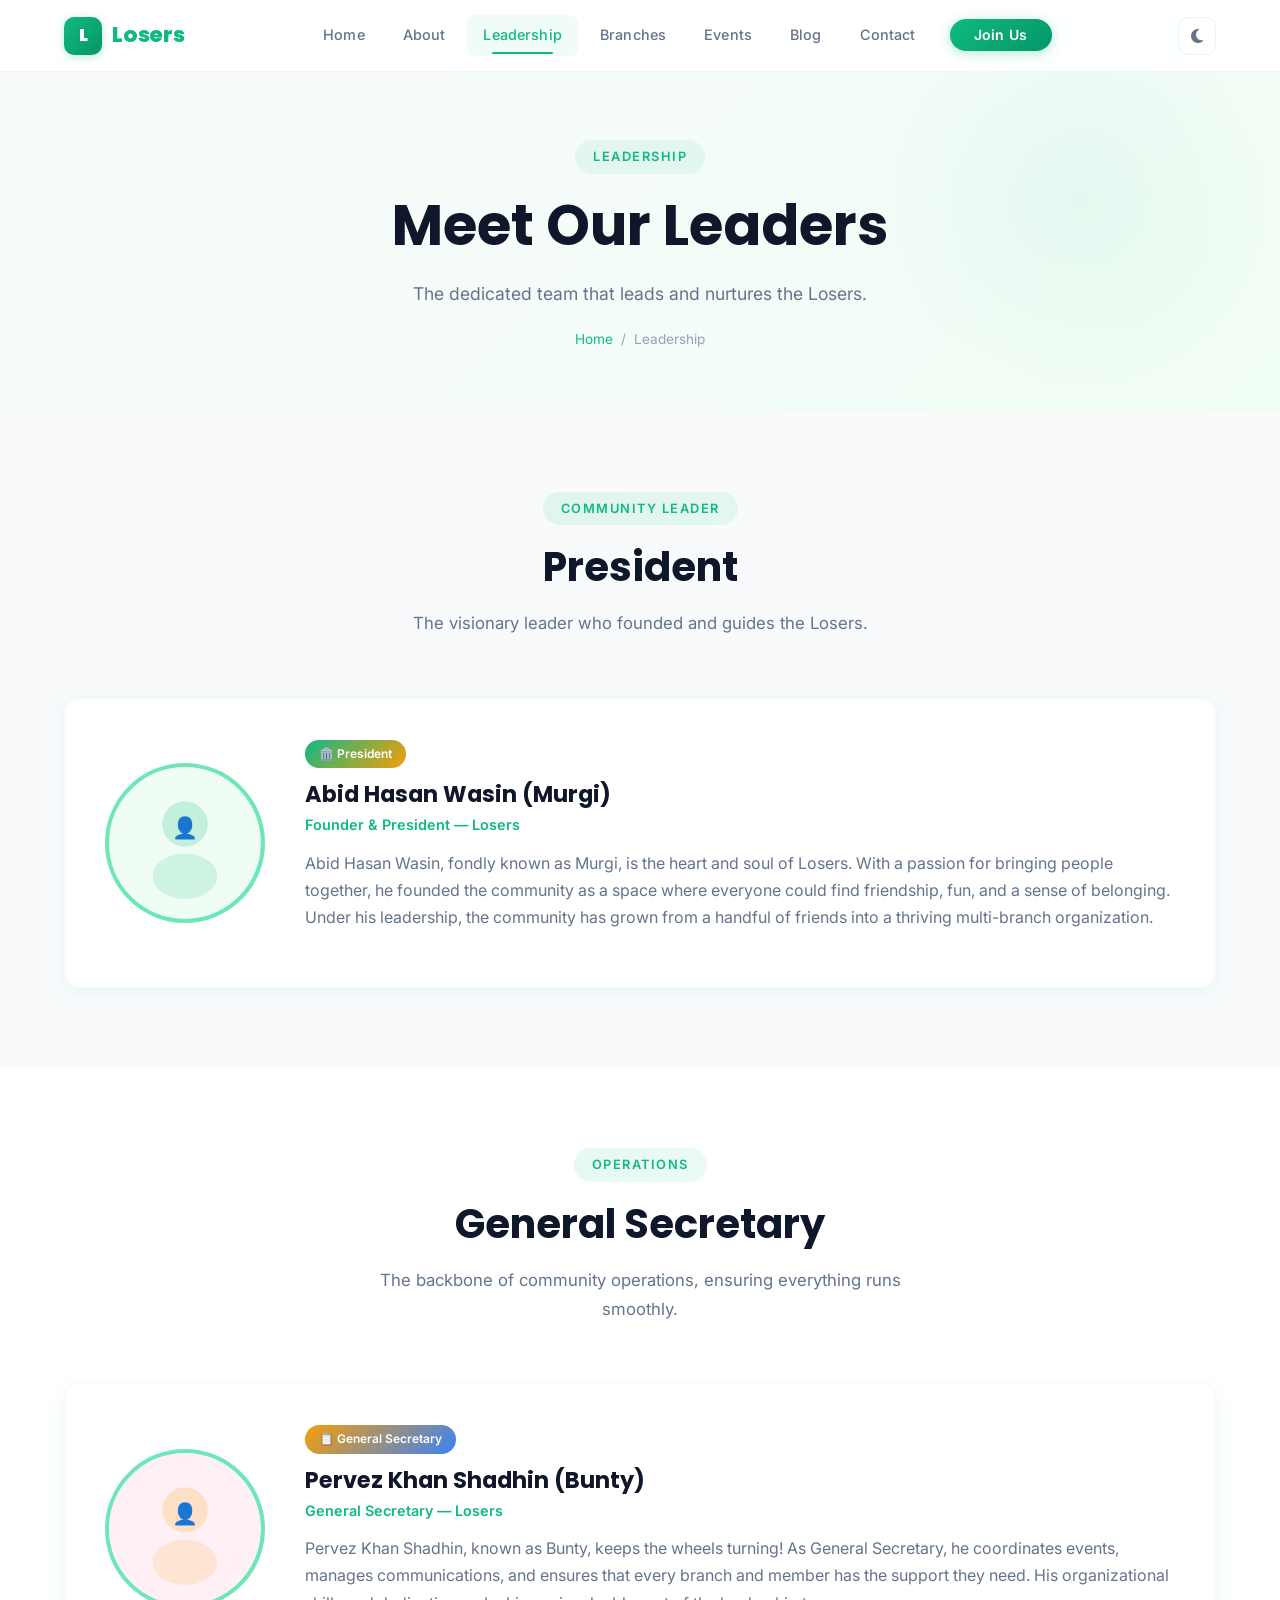
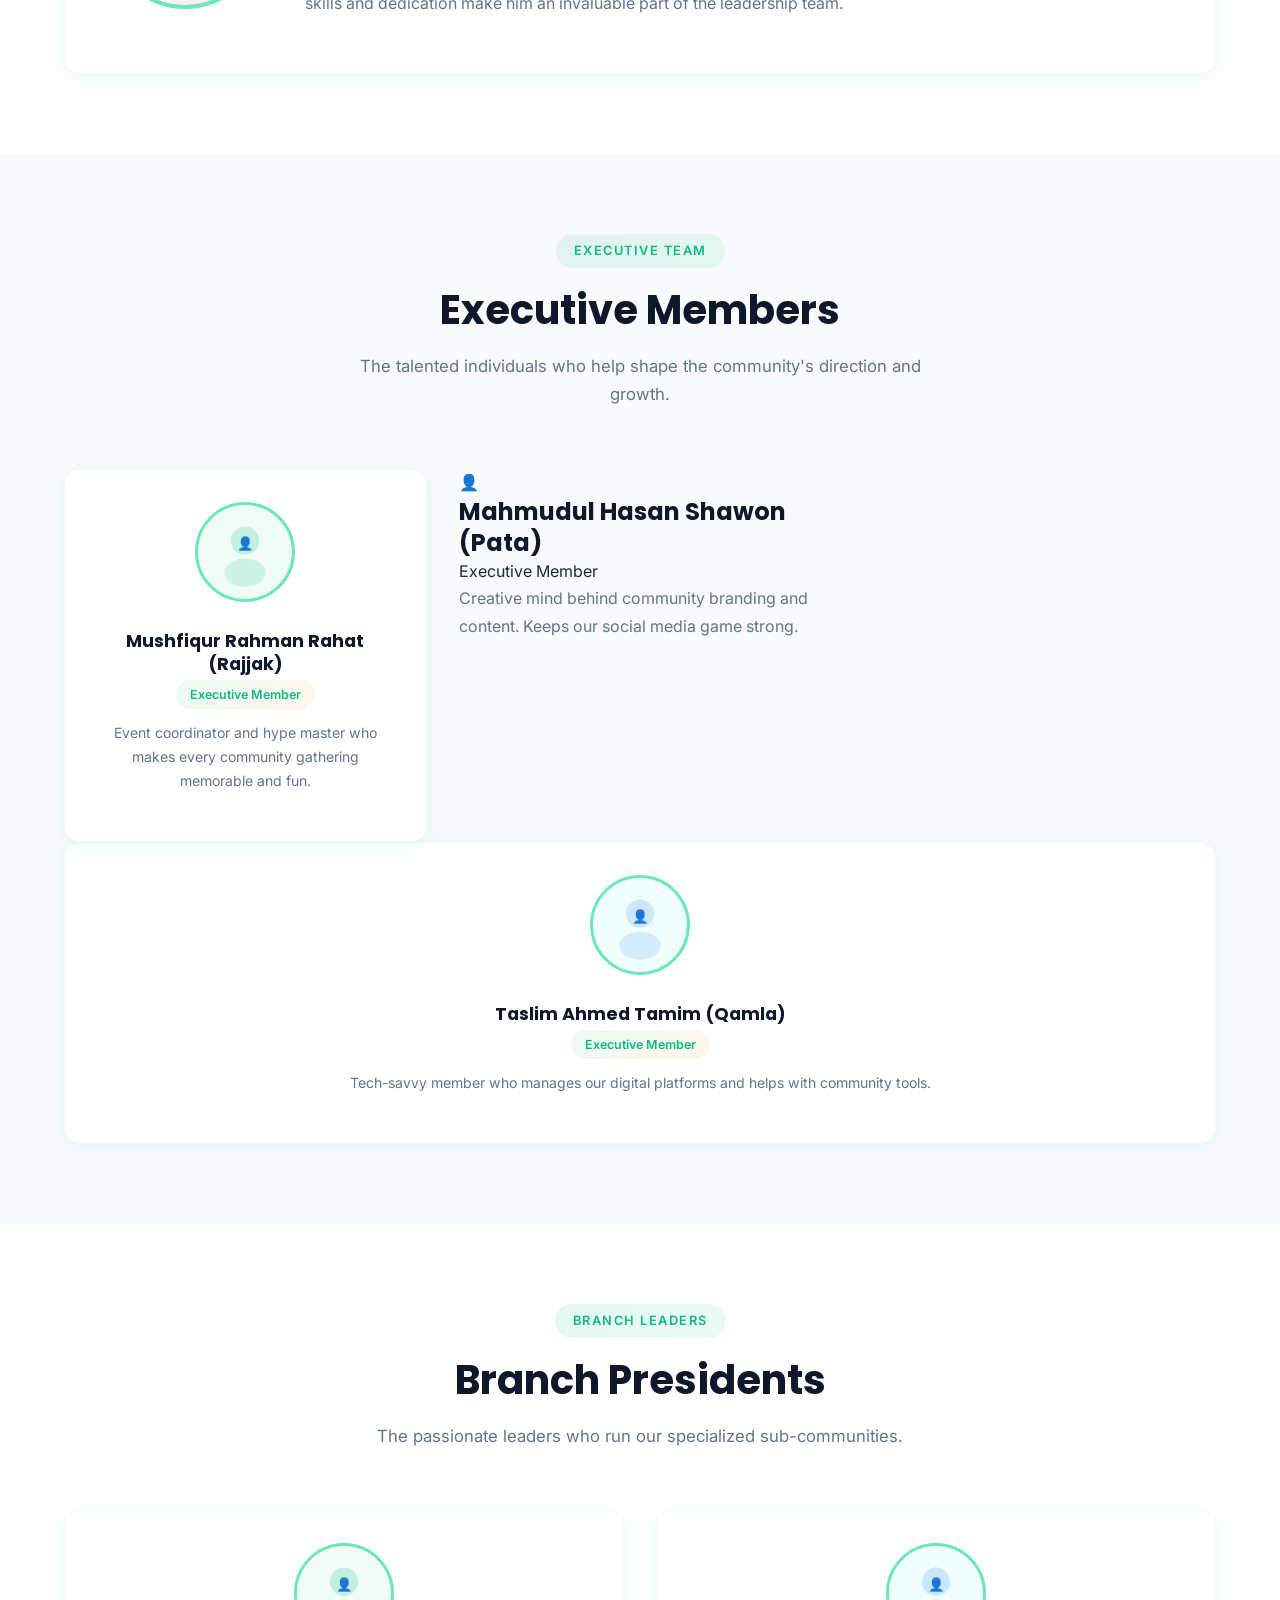
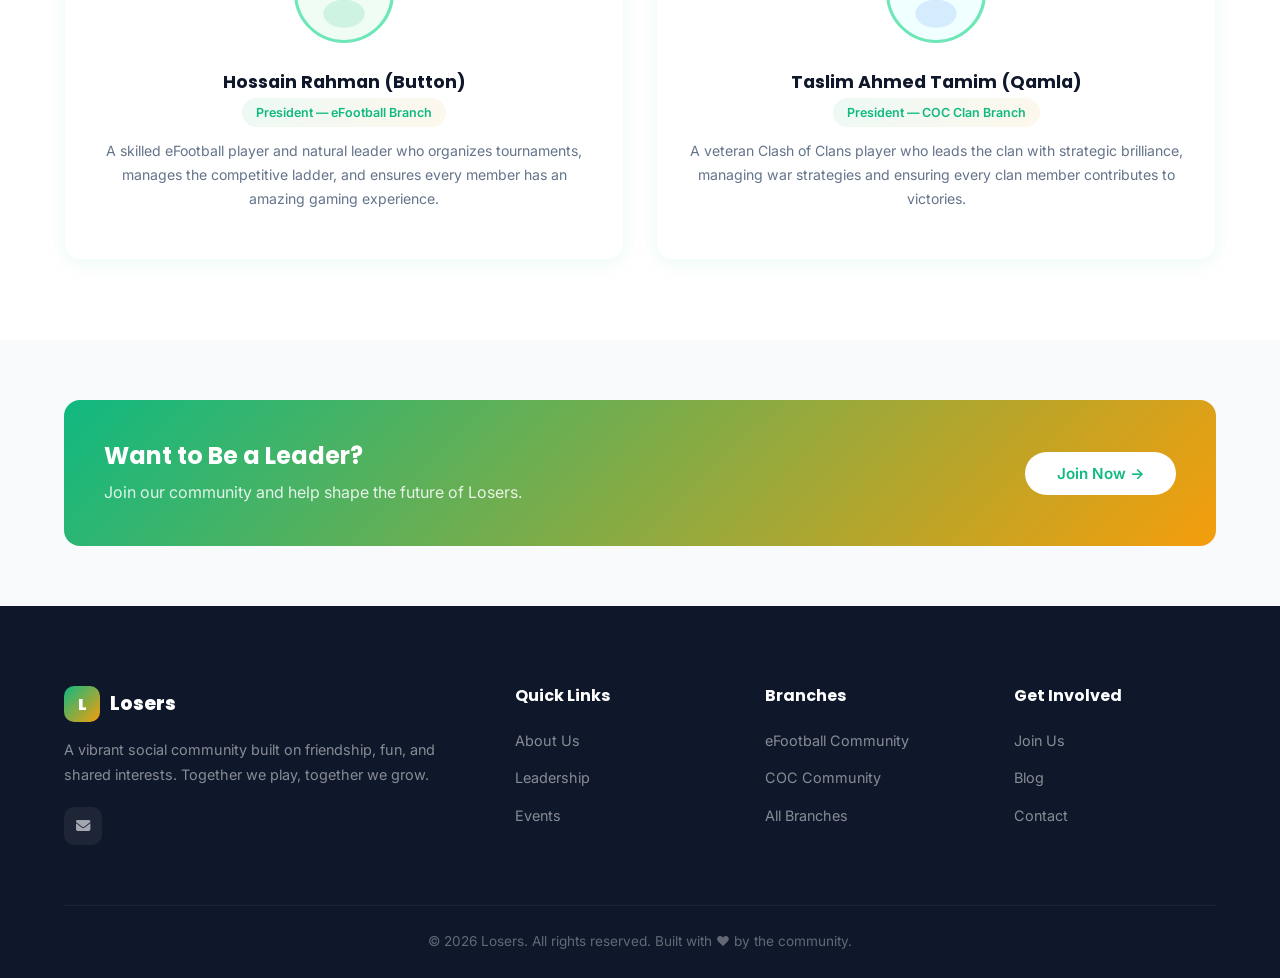
<file: pages/leadership.html>
<!DOCTYPE html>
<html lang="en">

<head>
    <meta charset="UTF-8">
    <meta name="viewport" content="width=device-width, initial-scale=1.0">
    <title>Leadership — Losers</title>
    <meta name="description" content="Meet the leaders of Losers — the president, general secretary, and branch heads driving our community forward.">
    <link rel="icon" type="image/svg+xml" href="data:image/svg+xml,<svg xmlns='http://www.w3.org/2000/svg' viewBox='0 0 100 100'><text y='.9em' font-size='90'>L</text></svg>">
    <link rel="preconnect" href="https://fonts.googleapis.com">
    <link rel="preconnect" href="https://fonts.gstatic.com" crossorigin>
    <link
        href="https://fonts.googleapis.com/css2?family=Inter:wght@400;500;600;700&family=Poppins:wght@600;700;800;900&display=swap"
        rel="stylesheet">
    <link rel="stylesheet" href="https://cdnjs.cloudflare.com/ajax/libs/font-awesome/6.5.0/css/all.min.css">
    <link rel="stylesheet" href="../css/style.css">
</head>

<body>

    <!-- Navigation -->
    <nav class="navbar">
        <div class="container">
            <a href="../index.html" class="nav-brand">
                <div class="logo-icon">L</div>
                Losers
            </a>
            <div class="nav-links" id="navLinks">
                <a href="../index.html">Home</a>
                <a href="about.html">About</a>
                <a href="leadership.html" class="active">Leadership</a>
                <a href="sub-communities.html">Branches</a>
                <a href="events.html">Events</a>
                <a href="blog.html">Blog</a>
                <a href="contact.html">Contact</a>
                <a href="join.html" class="btn btn-primary btn-sm">Join Us</a>
            </div>
            <button class="theme-toggle" id="themeToggle" aria-label="Toggle dark mode">
                <i class="fas fa-moon"></i>
            </button>
            <button class="nav-toggle" id="navToggle" aria-label="Toggle navigation">
                <span></span><span></span><span></span>
            </button>
        </div>
    </nav>

    <!-- Page Header -->
    <div class="page-header">
        <div class="container">
            <span class="badge">Leadership</span>
            <h1>Meet Our Leaders</h1>
            <p>The dedicated team that leads and nurtures the Losers.</p>
            <div class="breadcrumb">
                <a href="../index.html">Home</a>
                <span>/</span>
                <span>Leadership</span>
            </div>
        </div>
    </div>

    <!-- President -->
    <section>
        <div class="container">
            <div class="section-header fade-in">
                <span class="badge">Community Leader</span>
                <h2>President</h2>
                <p>The visionary leader who founded and guides the Losers.</p>
            </div>
            <div class="featured-member fade-in">
                <svg class="featured-photo" viewBox="0 0 160 160" xmlns="http://www.w3.org/2000/svg">
                    <circle cx="80" cy="80" r="80" fill="#f0fdf4" />
                    <circle cx="80" cy="60" r="24" fill="#10b981" opacity="0.2" />
                    <ellipse cx="80" cy="115" rx="34" ry="24" fill="#10b981" opacity="0.15" />
                    <text x="80" y="72" text-anchor="middle" fill="#10b981" font-size="22">👤</text>
                </svg>
                <div>
                    <span class="featured-tag">🏛️ President</span>
                    <h3>Abid Hasan Wasin (Murgi)</h3>
                    <p class="featured-role">Founder & President — Losers</p>
                    <p>Abid Hasan Wasin, fondly known as Murgi, is the heart and soul of Losers. With a passion for
                        bringing people together, he founded
                        the community as a space where everyone could find friendship, fun, and a sense of belonging.
                        Under his leadership, the community has grown from a handful of friends into a thriving
                        multi-branch organization.</p>
                </div>
            </div>
        </div>
    </section>

    <!-- General Secretary -->
    <section style="background: var(--white);">
        <div class="container">
            <div class="section-header fade-in">
                <span class="badge">Operations</span>
                <h2>General Secretary</h2>
                <p>The backbone of community operations, ensuring everything runs smoothly.</p>
            </div>
            <div class="featured-member fade-in">
                <svg class="featured-photo" viewBox="0 0 160 160" xmlns="http://www.w3.org/2000/svg">
                    <circle cx="80" cy="80" r="80" fill="#fff0f5" />
                    <circle cx="80" cy="60" r="24" fill="#f59e0b" opacity="0.2" />
                    <ellipse cx="80" cy="115" rx="34" ry="24" fill="#f59e0b" opacity="0.15" />
                    <text x="80" y="72" text-anchor="middle" fill="#f59e0b" font-size="22">👤</text>
                </svg>
                <div>
                    <span class="featured-tag"
                        style="background: linear-gradient(135deg, var(--accent), var(--secondary));">📋 General
                        Secretary</span>
                    <h3>Pervez Khan Shadhin (Bunty)</h3>
                    <p class="featured-role">General Secretary — Losers</p>
                    <p>Pervez Khan Shadhin, known as Bunty, keeps the wheels turning! As General Secretary, he
                        coordinates events, manages
                        communications, and ensures that every branch and member has the support they need. His
                        organizational skills and dedication make him an invaluable part of the leadership team.</p>
                </div>
            </div>
        </div>
    </section>

    <!-- Executive Members -->
    <section>
        <div class="container">
            <div class="section-header fade-in">
                <span class="badge">Executive Team</span>
                <h2>Executive Members</h2>
                <p>The talented individuals who help shape the community's direction and growth.</p>
            </div>
            <div class="grid-3 fade-in">
                <div class="member-card">
                    <svg class="member-photo" viewBox="0 0 100 100" xmlns="http://www.w3.org/2000/svg">
                        <circle cx="50" cy="50" r="50" fill="#f0fdf4" />
                        <circle cx="50" cy="38" r="15" fill="#10b981" opacity="0.2" />
                        <ellipse cx="50" cy="72" rx="22" ry="15" fill="#10b981" opacity="0.15" />
                        <text x="50" y="46" text-anchor="middle" fill="#10b981" font-size="14">👤</text>
                    </svg>
                    <h3>Mushfiqur Rahman Rahat (Rajjak)</h3>
                    <span class="role">Executive Member</span>
                    <p class="bio">Event coordinator and hype master who makes every community gathering memorable and
                        fun.</p>
                </div>
                        <circle cx="50" cy="38" r="15" fill="#f59e0b" opacity="0.2" />
                        <ellipse cx="50" cy="72" rx="22" ry="15" fill="#f59e0b" opacity="0.15" />
                        <text x="50" y="46" text-anchor="middle" fill="#f59e0b" font-size="14">👤</text>
                    </svg>
                    <h3>Mahmudul Hasan Shawon (Pata)</h3>
                    <span class="role">Executive Member</span>
                    <p class="bio">Creative mind behind community branding and content. Keeps our social media game
                        strong.</p>
                </div>
                <div class="member-card">
                    <svg class="member-photo" viewBox="0 0 100 100" xmlns="http://www.w3.org/2000/svg">
                        <circle cx="50" cy="50" r="50" fill="#f0ffff" />
                        <circle cx="50" cy="38" r="15" fill="#3b82f6" opacity="0.2" />
                        <ellipse cx="50" cy="72" rx="22" ry="15" fill="#3b82f6" opacity="0.15" />
                        <text x="50" y="46" text-anchor="middle" fill="#3b82f6" font-size="14">👤</text>
                    </svg>
                    <h3>Taslim Ahmed Tamim (Qamla)</h3>
                    <span class="role">Executive Member</span>
                    <p class="bio">Tech-savvy member who manages our digital platforms and helps with community tools.
                    </p>

                </div>
            </div>
        </div>
    </section>

    <!-- Branch Leaders -->
    <section style="background: var(--white);">
        <div class="container">
            <div class="section-header fade-in">
                <span class="badge">Branch Leaders</span>
                <h2>Branch Presidents</h2>
                <p>The passionate leaders who run our specialized sub-communities.</p>
            </div>
            <div class="grid-2 fade-in" style="gap: 32px;">
                <!-- eFootball Branch President -->
                <div class="member-card" style="text-align: center;">
                    <svg class="member-photo" viewBox="0 0 100 100" xmlns="http://www.w3.org/2000/svg">
                        <circle cx="50" cy="50" r="50" fill="#f0fdf4" />
                        <circle cx="50" cy="38" r="15" fill="#10b981" opacity="0.2" />
                        <ellipse cx="50" cy="72" rx="22" ry="15" fill="#10b981" opacity="0.15" />
                        <text x="50" y="46" text-anchor="middle" fill="#10b981" font-size="14">👤</text>
                    </svg>
                    <h3>Hossain Rahman (Button)</h3>
                    <span class="role">President — eFootball Branch</span>
                    <p class="bio">A skilled eFootball player and natural leader who organizes tournaments, manages the
                        competitive ladder, and ensures every member has an amazing gaming experience.</p>
                </div>
                <!-- COC Branch President -->
                <div class="member-card" style="text-align: center;">
                    <svg class="member-photo" viewBox="0 0 100 100" xmlns="http://www.w3.org/2000/svg">
                        <circle cx="50" cy="50" r="50" fill="#f0ffff" />
                        <circle cx="50" cy="38" r="15" fill="#3b82f6" opacity="0.2" />
                        <ellipse cx="50" cy="72" rx="22" ry="15" fill="#3b82f6" opacity="0.15" />
                        <text x="50" y="46" text-anchor="middle" fill="#3b82f6" font-size="14">👤</text>
                    </svg>
                    <h3>Taslim Ahmed Tamim (Qamla)</h3>
                    <span class="role">President — COC Clan Branch</span>
                    <p class="bio">A veteran Clash of Clans player who leads the clan with strategic brilliance,
                        managing war strategies and ensuring every clan member contributes to victories.</p>
                </div>
            </div>
        </div>
    </section>

    <!-- CTA -->
    <section style="padding: 60px 0;">
        <div class="container">
            <div class="event-banner fade-in" style="margin-bottom: 0;">
                <div>
                    <h3>Want to Be a Leader?</h3>
                    <p>Join our community and help shape the future of Losers.</p>
                </div>
                <a href="join.html" class="btn">Join Now →</a>
            </div>
        </div>
    </section>

    <!-- Footer -->
    <footer class="footer">
        <div class="container">
            <div class="footer-grid">
                <div>
                    <div class="footer-brand">
                        <div class="logo-icon">L</div>
                        Losers
                    </div>
                    <p>A vibrant social community built on friendship, fun, and shared interests. Together we play,
                        together we grow.</p>
                    <div class="footer-social">
                        <a href="mailto:taslimahmedtamim4u@gmail.com" aria-label="Email"><i class="fas fa-envelope"></i></a>
                    </div>
                </div>
                <div>
                    <h4>Quick Links</h4>
                    <ul class="footer-links">
                        <li><a href="about.html">About Us</a></li>
                        <li><a href="leadership.html">Leadership</a></li>
                        <li><a href="events.html">Events</a></li>
                    </ul>
                </div>
                <div>
                    <h4>Branches</h4>
                    <ul class="footer-links">
                        <li><a href="efootball.html">eFootball Community</a></li>
                        <li><a href="coc.html">COC Community</a></li>
                        <li><a href="sub-communities.html">All Branches</a></li>
                    </ul>
                </div>
                <div>
                    <h4>Get Involved</h4>
                    <ul class="footer-links">
                        <li><a href="join.html">Join Us</a></li>
                        <li><a href="blog.html">Blog</a></li>
                        <li><a href="contact.html">Contact</a></li>
                    </ul>
                </div>
            </div>
            <div class="footer-bottom">
                <p>&copy; 2026 Losers. All rights reserved. Built with ❤️ by the community.</p>
            </div>
        </div>
    </footer>

    <button class="scroll-top" id="scrollTop" aria-label="Scroll to top"><i class="fas fa-arrow-up"></i></button>
    <script src="../js/main.js"></script>
</body>

</html>
</file>
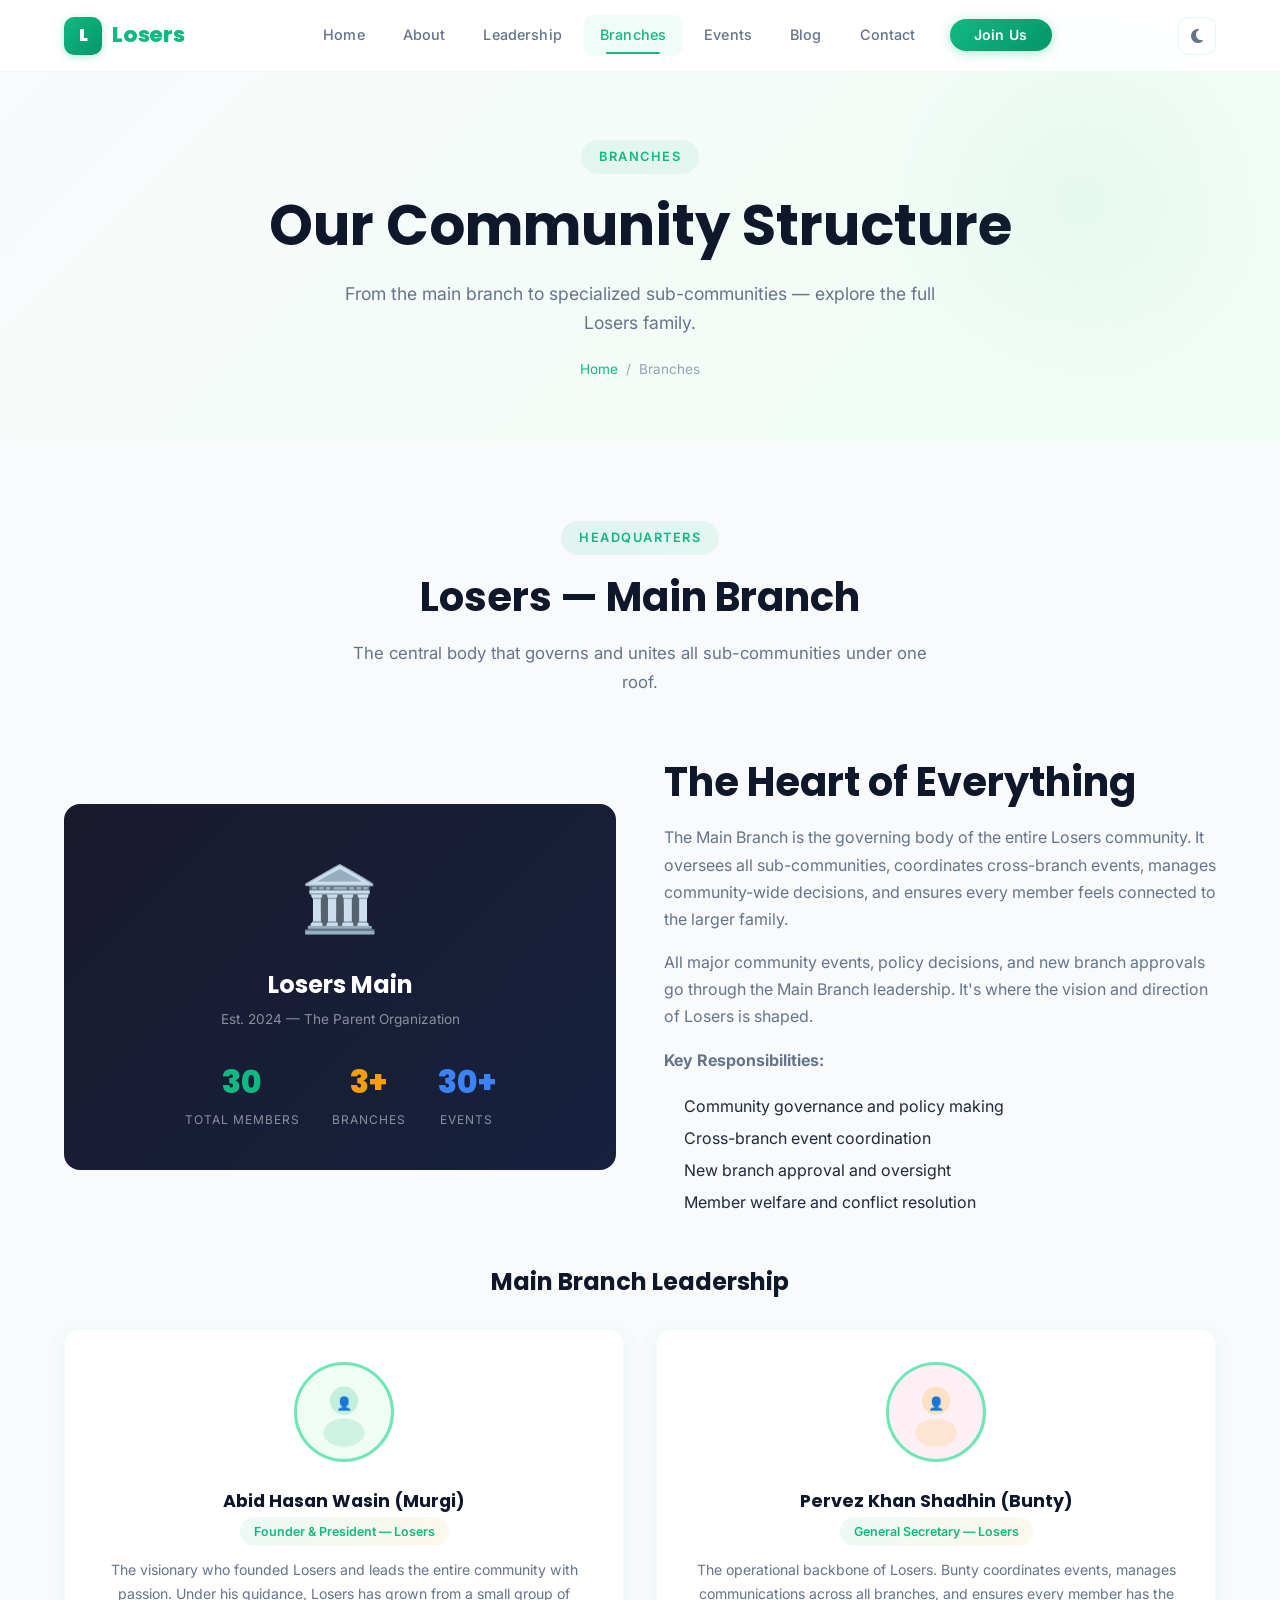
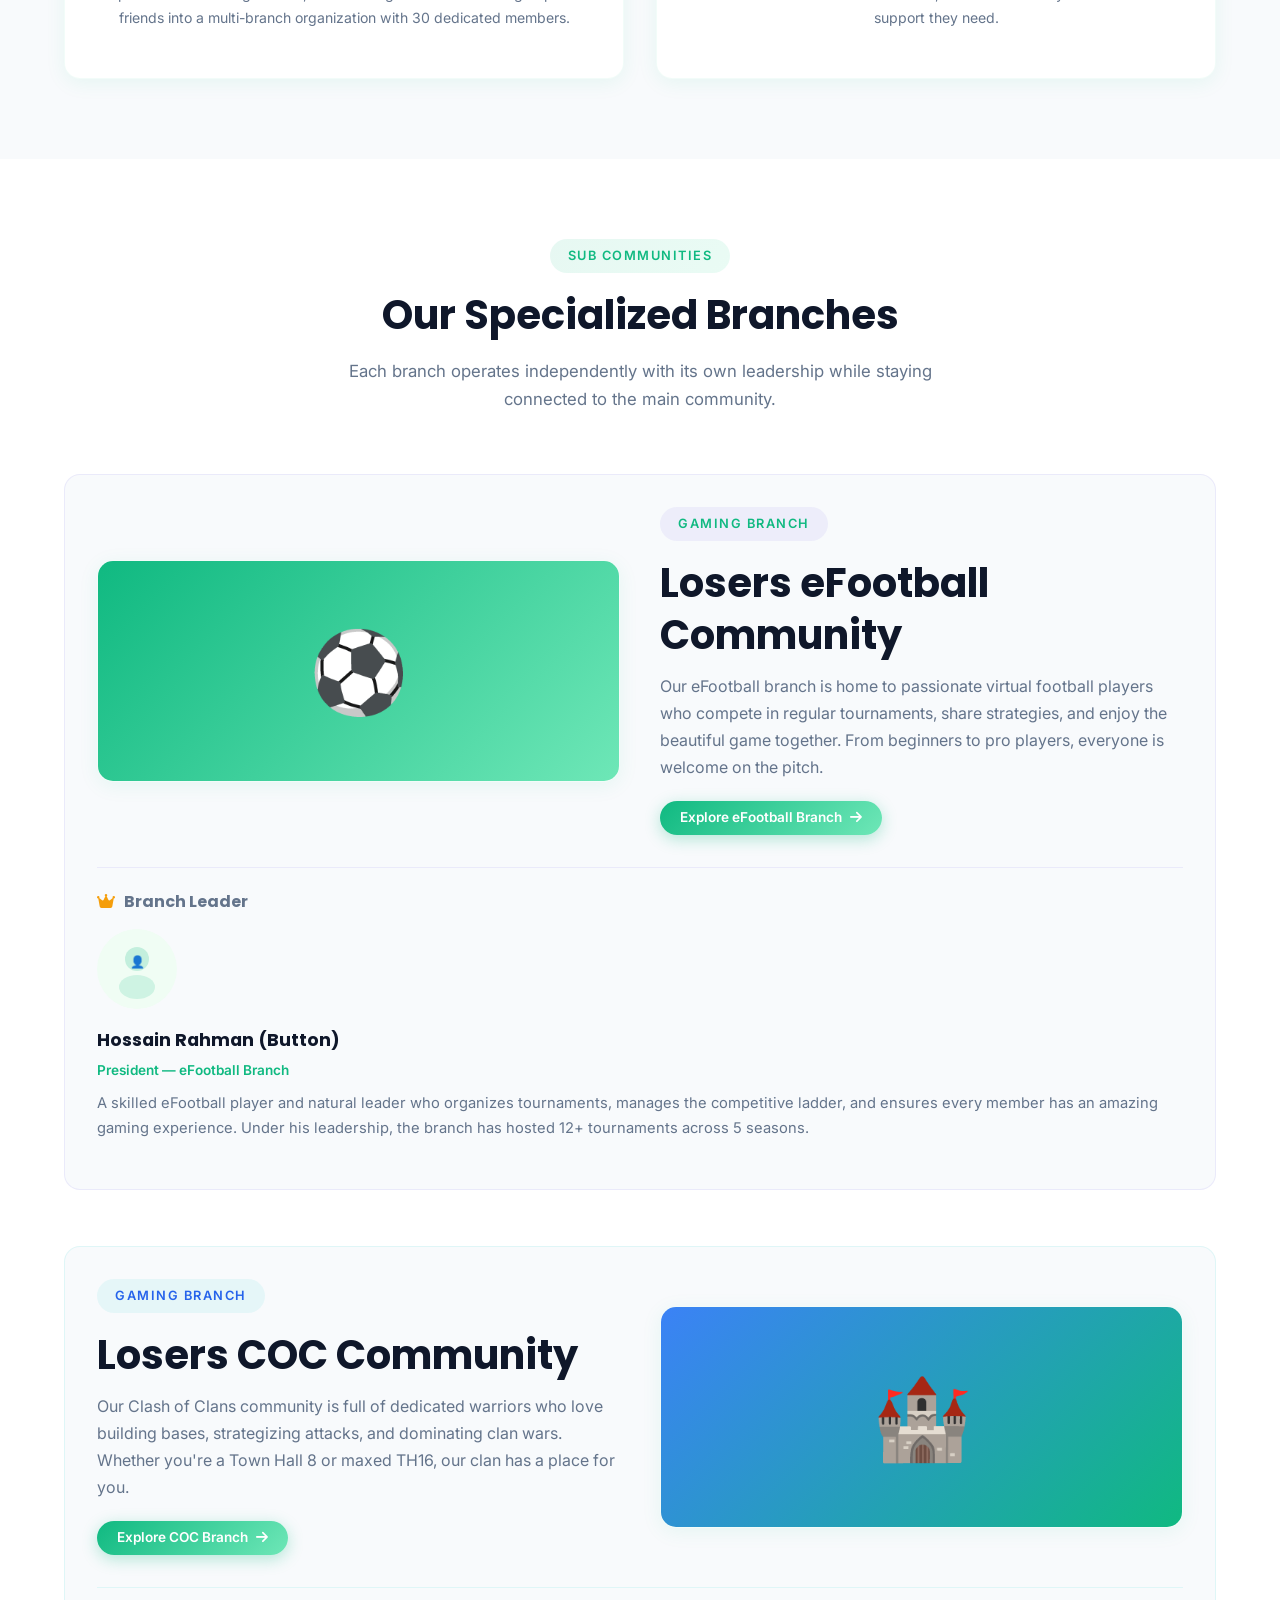
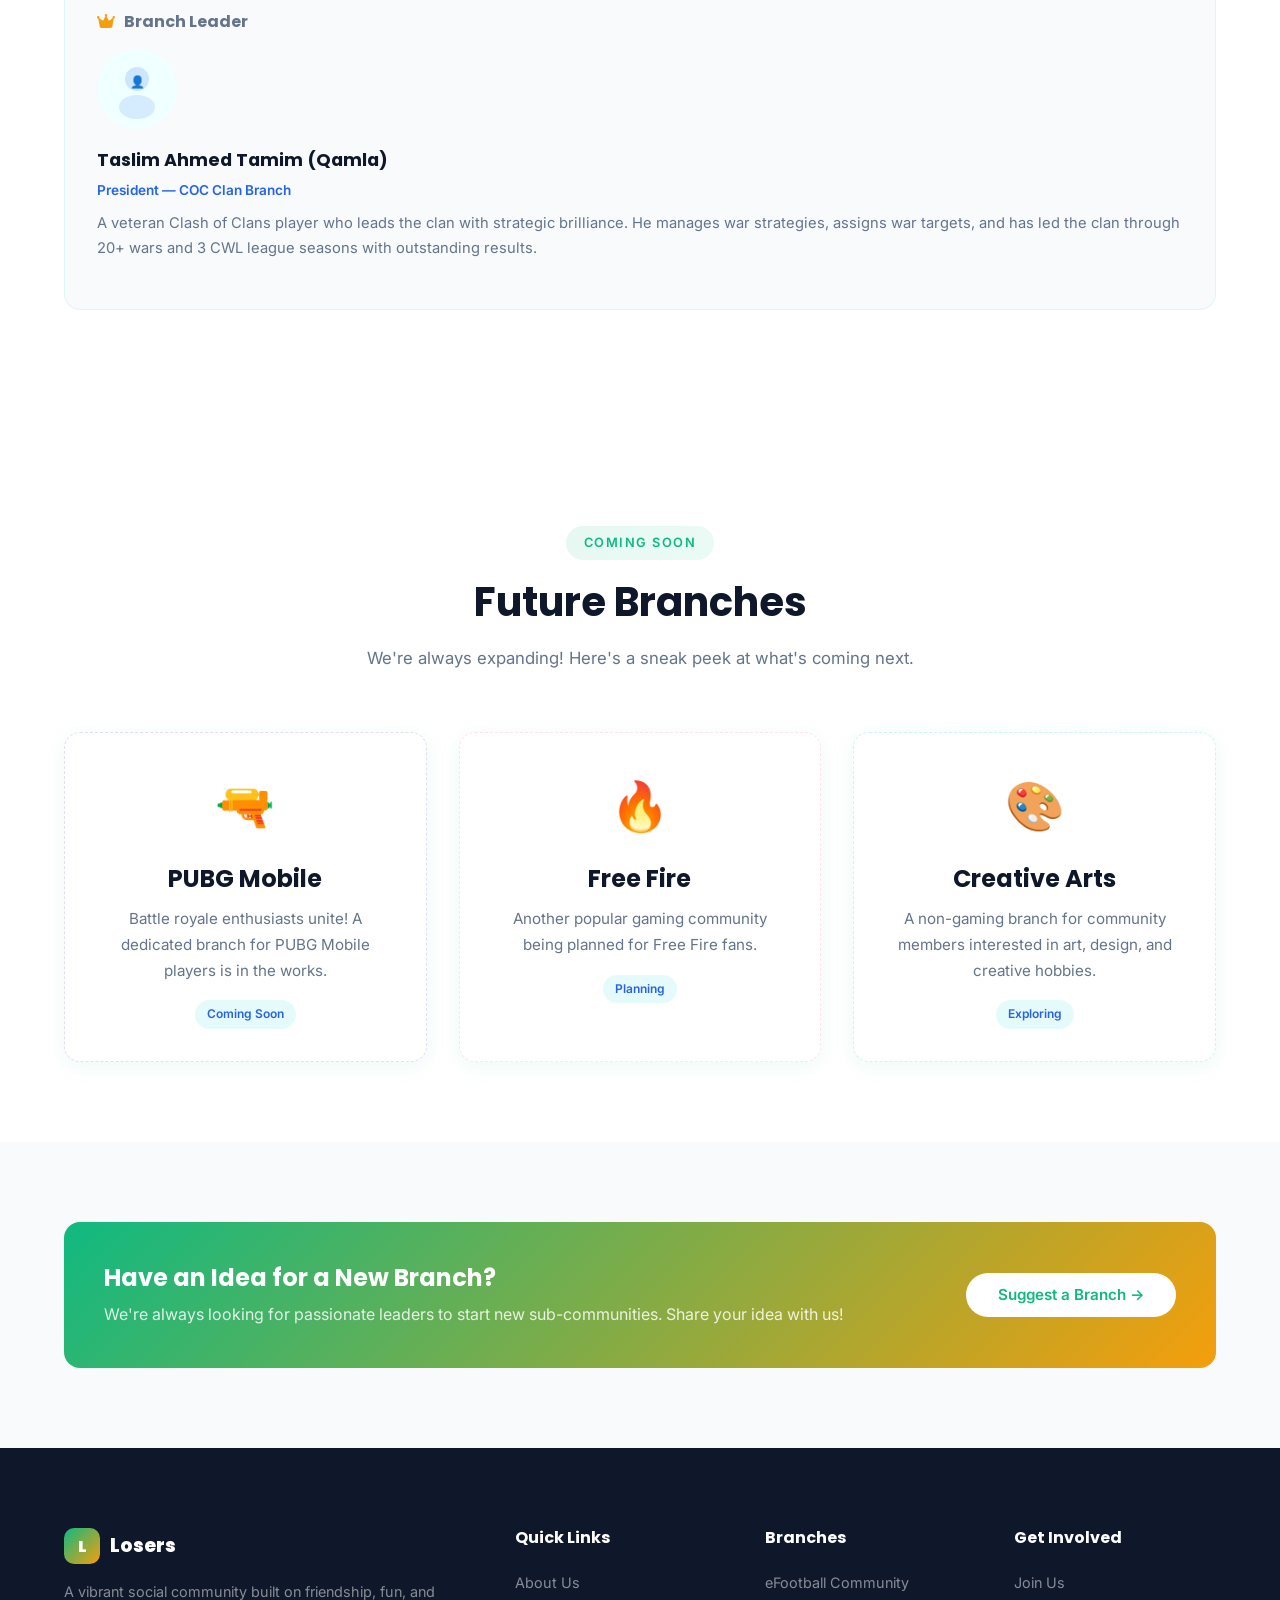
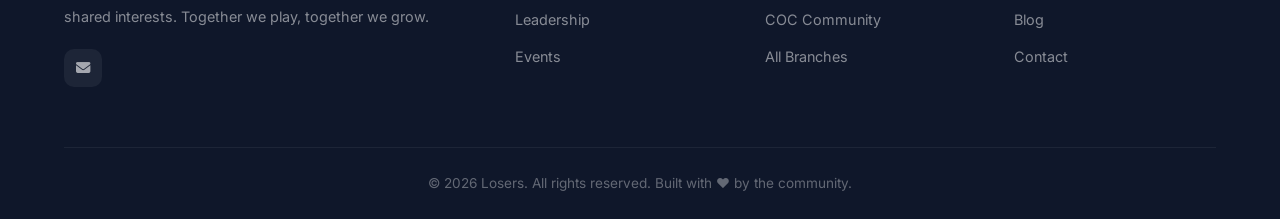
<file: pages/sub-communities.html>
<!DOCTYPE html>
<html lang="en">

<head>
    <meta charset="UTF-8">
    <meta name="viewport" content="width=device-width, initial-scale=1.0">
    <title>Branches — Losers</title>
    <meta name="description" content="Explore the branches of Losers — from our main branch to eFootball and Clash of Clans sub-communities.">
    <link rel="icon" type="image/svg+xml" href="data:image/svg+xml,<svg xmlns='http://www.w3.org/2000/svg' viewBox='0 0 100 100'><text y='.9em' font-size='90'>L</text></svg>">
    <link rel="preconnect" href="https://fonts.googleapis.com">
    <link rel="preconnect" href="https://fonts.gstatic.com" crossorigin>
    <link
        href="https://fonts.googleapis.com/css2?family=Inter:wght@400;500;600;700&family=Poppins:wght@600;700;800;900&display=swap"
        rel="stylesheet">
    <link rel="stylesheet" href="https://cdnjs.cloudflare.com/ajax/libs/font-awesome/6.5.0/css/all.min.css">
    <link rel="stylesheet" href="../css/style.css">
</head>

<body>

    <!-- Navigation -->
    <nav class="navbar">
        <div class="container">
            <a href="../index.html" class="nav-brand">
                <div class="logo-icon">L</div>
                Losers
            </a>
            <div class="nav-links" id="navLinks">
                <a href="../index.html">Home</a>
                <a href="about.html">About</a>
                <a href="leadership.html">Leadership</a>
                <a href="sub-communities.html" class="active">Branches</a>
                <a href="events.html">Events</a>
                <a href="blog.html">Blog</a>
                <a href="contact.html">Contact</a>
                <a href="join.html" class="btn btn-primary btn-sm">Join Us</a>
            </div>
            <button class="theme-toggle" id="themeToggle" aria-label="Toggle dark mode">
                <i class="fas fa-moon"></i>
            </button>
            <button class="nav-toggle" id="navToggle" aria-label="Toggle navigation">
                <span></span><span></span><span></span>
            </button>
        </div>
    </nav>

    <!-- Page Header -->
    <div class="page-header">
        <div class="container">
            <span class="badge">Branches</span>
            <h1>Our Community Structure</h1>
            <p>From the main branch to specialized sub-communities — explore the full Losers family.</p>
            <div class="breadcrumb">
                <a href="../index.html">Home</a>
                <span>/</span>
                <span>Branches</span>
            </div>
        </div>
    </div>

    <!-- Main Branch -->
    <section>
        <div class="container">
            <div class="section-header fade-in">
                <span class="badge">Headquarters</span>
                <h2>Losers — Main Branch</h2>
                <p>The central body that governs and unites all sub-communities under one roof.</p>
            </div>
            <div class="grid-2 fade-in" style="align-items: center; gap: 48px; margin-bottom: 48px;">
                <div>
                    <div style="border-radius: 16px; background: linear-gradient(135deg, #1a1a2e, #16213e); padding: 40px 32px; text-align: center;">
                        <div style="font-size: 4rem; margin-bottom: 16px;">🏛️</div>
                        <h3 style="color: #fff; font-size: 1.5rem; margin-bottom: 8px; font-family: 'Poppins', sans-serif;">Losers Main</h3>
                        <p style="color: rgba(255,255,255,0.5); font-size: 0.85rem; margin-bottom: 24px;">Est. 2024 — The Parent Organization</p>
                        <div style="display: flex; justify-content: center; gap: 32px; flex-wrap: wrap;">
                            <div style="text-align: center;">
                                <div style="font-size: 2rem; font-weight: 800; color: #10b981; font-family: 'Poppins', sans-serif;">30</div>
                                <div style="font-size: 0.75rem; color: rgba(255,255,255,0.5); text-transform: uppercase; letter-spacing: 1px;">Total Members</div>
                            </div>
                            <div style="text-align: center;">
                                <div style="font-size: 2rem; font-weight: 800; color: #f59e0b; font-family: 'Poppins', sans-serif;">3+</div>
                                <div style="font-size: 0.75rem; color: rgba(255,255,255,0.5); text-transform: uppercase; letter-spacing: 1px;">Branches</div>
                            </div>
                            <div style="text-align: center;">
                                <div style="font-size: 2rem; font-weight: 800; color: #3b82f6; font-family: 'Poppins', sans-serif;">30+</div>
                                <div style="font-size: 0.75rem; color: rgba(255,255,255,0.5); text-transform: uppercase; letter-spacing: 1px;">Events</div>
                            </div>
                        </div>
                    </div>
                </div>
                <div>
                    <h2 style="margin-bottom: 16px;">The Heart of Everything</h2>
                    <p>The Main Branch is the governing body of the entire Losers community. It oversees all
                        sub-communities, coordinates cross-branch events, manages community-wide decisions, and
                        ensures every member feels connected to the larger family.</p>
                    <p>All major community events, policy decisions, and new branch approvals go through the
                        Main Branch leadership. It's where the vision and direction of Losers is shaped.</p>
                    <p style="margin-top: 16px;"><strong>Key Responsibilities:</strong></p>
                    <ul style="margin-top: 8px; padding-left: 20px; line-height: 2;">
                        <li>Community governance and policy making</li>
                        <li>Cross-branch event coordination</li>
                        <li>New branch approval and oversight</li>
                        <li>Member welfare and conflict resolution</li>
                    </ul>
                </div>
            </div>

            <!-- Main Branch Leadership -->
            <h3 style="text-align: center; margin-bottom: 32px;" class="fade-in">Main Branch Leadership</h3>
            <div class="grid-2 fade-in" style="gap: 32px; margin-bottom: 0;">
                <div class="member-card" style="text-align: center;">
                    <svg class="member-photo" viewBox="0 0 100 100" xmlns="http://www.w3.org/2000/svg">
                        <circle cx="50" cy="50" r="50" fill="#f0fdf4" />
                        <circle cx="50" cy="38" r="15" fill="#10b981" opacity="0.2" />
                        <ellipse cx="50" cy="72" rx="22" ry="15" fill="#10b981" opacity="0.15" />
                        <text x="50" y="46" text-anchor="middle" fill="#10b981" font-size="14">👤</text>
                    </svg>
                    <h3>Abid Hasan Wasin (Murgi)</h3>
                    <span class="role">Founder & President — Losers</span>
                    <p class="bio">The visionary who founded Losers and leads the entire community with passion.
                        Under his guidance, Losers has grown from a small group of friends into a multi-branch
                        organization with 30 dedicated members.</p>
                </div>
                <div class="member-card" style="text-align: center;">
                    <svg class="member-photo" viewBox="0 0 100 100" xmlns="http://www.w3.org/2000/svg">
                        <circle cx="50" cy="50" r="50" fill="#fff0f5" />
                        <circle cx="50" cy="38" r="15" fill="#f59e0b" opacity="0.2" />
                        <ellipse cx="50" cy="72" rx="22" ry="15" fill="#f59e0b" opacity="0.15" />
                        <text x="50" y="46" text-anchor="middle" fill="#f59e0b" font-size="14">👤</text>
                    </svg>
                    <h3>Pervez Khan Shadhin (Bunty)</h3>
                    <span class="role">General Secretary — Losers</span>
                    <p class="bio">The operational backbone of Losers. Bunty coordinates events, manages
                        communications across all branches, and ensures every member has the support they need.</p>
                </div>
            </div>
        </div>
    </section>

    <!-- Sub Branches -->
    <section style="background: var(--white);">
        <div class="container">
            <div class="section-header fade-in">
                <span class="badge">Sub Communities</span>
                <h2>Our Specialized Branches</h2>
                <p>Each branch operates independently with its own leadership while staying connected to the main community.</p>
            </div>

            <!-- eFootball Branch -->
            <div class="fade-in" style="margin-bottom: 56px; padding: 32px; border-radius: 16px; border: 1px solid rgba(108,92,231,0.1); background: var(--bg);">
                <div class="grid-2" style="align-items: center; gap: 40px; margin-bottom: 32px;">
                    <div class="branch-card">
                        <div class="branch-banner"
                            style="background: linear-gradient(135deg, #10b981, #6ee7b7); height: 220px;">
                            <span style="font-size: 5rem;">⚽</span>
                        </div>
                    </div>
                    <div>
                        <span class="badge"
                            style="display: inline-block; padding: 6px 18px; background: rgba(108, 92, 231, 0.08); color: var(--primary); border-radius: 50px; font-size: 0.8rem; font-weight: 600; letter-spacing: 1.5px; margin-bottom: 16px;">GAMING
                            BRANCH</span>
                        <h2 style="margin-bottom: 12px;">Losers eFootball Community</h2>
                        <p>Our eFootball branch is home to passionate virtual football players who compete in regular
                            tournaments, share strategies, and enjoy the beautiful game together. From beginners to pro
                            players, everyone is welcome on the pitch.</p>
                        <div style="display: flex; gap: 16px; flex-wrap: wrap; margin-top: 20px;">
                            <a href="efootball.html" class="btn btn-primary btn-sm">Explore eFootball Branch <i class="fas fa-arrow-right"></i></a>
                        </div>
                    </div>
                </div>
                <!-- eFootball Leader -->
                <div style="border-top: 1px solid rgba(108,92,231,0.1); padding-top: 24px;">
                    <h4 style="margin-bottom: 16px; color: var(--text-light);"><i class="fas fa-crown" style="color: #f59e0b; margin-right: 6px;"></i> Branch Leader</h4>
                    <div style="display: flex; align-items: center; gap: 20px; flex-wrap: wrap;">
                        <svg viewBox="0 0 80 80" xmlns="http://www.w3.org/2000/svg" style="width: 80px; height: 80px; flex-shrink: 0;">
                            <circle cx="40" cy="40" r="40" fill="#f0fdf4" />
                            <circle cx="40" cy="30" r="12" fill="#10b981" opacity="0.2" />
                            <ellipse cx="40" cy="58" rx="18" ry="12" fill="#10b981" opacity="0.15" />
                            <text x="40" y="37" text-anchor="middle" fill="#10b981" font-size="12">👤</text>
                        </svg>
                        <div>
                            <h3 style="margin-bottom: 4px; font-size: 1.1rem;">Hossain Rahman (Button)</h3>
                            <span style="font-size: 0.85rem; color: var(--primary); font-weight: 600;">President — eFootball Branch</span>
                            <p style="margin-top: 8px; font-size: 0.92rem;">A skilled eFootball player and natural leader who organizes
                                tournaments, manages the competitive ladder, and ensures every member has an amazing
                                gaming experience. Under his leadership, the branch has hosted 12+ tournaments across 5 seasons.</p>
                        </div>
                    </div>
                </div>
            </div>

            <!-- COC Branch -->
            <div class="fade-in" style="margin-bottom: 56px; padding: 32px; border-radius: 16px; border: 1px solid rgba(0,206,201,0.1); background: var(--bg);">
                <div class="grid-2" style="align-items: center; gap: 40px; margin-bottom: 32px;">
                    <div style="order: 2;">
                        <div class="branch-card">
                            <div class="branch-banner"
                                style="background: linear-gradient(135deg, #3b82f6, #10b981); height: 220px;">
                                <span style="font-size: 5rem;">🏰</span>
                            </div>
                        </div>
                    </div>
                    <div>
                        <span class="badge"
                            style="display: inline-block; padding: 6px 18px; background: rgba(0, 206, 201, 0.08); color: var(--secondary-dark); border-radius: 50px; font-size: 0.8rem; font-weight: 600; letter-spacing: 1.5px; margin-bottom: 16px;">GAMING
                            BRANCH</span>
                        <h2 style="margin-bottom: 12px;">Losers COC Community</h2>
                        <p>Our Clash of Clans community is full of dedicated warriors who love building bases, strategizing
                            attacks, and dominating clan wars. Whether you're a Town Hall 8 or maxed TH16, our clan has
                            a place for you.</p>
                        <div style="display: flex; gap: 16px; flex-wrap: wrap; margin-top: 20px;">
                            <a href="coc.html" class="btn btn-primary btn-sm">Explore COC Branch <i class="fas fa-arrow-right"></i></a>
                        </div>
                    </div>
                </div>
                <!-- COC Leader -->
                <div style="border-top: 1px solid rgba(0,206,201,0.1); padding-top: 24px;">
                    <h4 style="margin-bottom: 16px; color: var(--text-light);"><i class="fas fa-crown" style="color: #f59e0b; margin-right: 6px;"></i> Branch Leader</h4>
                    <div style="display: flex; align-items: center; gap: 20px; flex-wrap: wrap;">
                        <svg viewBox="0 0 80 80" xmlns="http://www.w3.org/2000/svg" style="width: 80px; height: 80px; flex-shrink: 0;">
                            <circle cx="40" cy="40" r="40" fill="#f0ffff" />
                            <circle cx="40" cy="30" r="12" fill="#3b82f6" opacity="0.2" />
                            <ellipse cx="40" cy="58" rx="18" ry="12" fill="#3b82f6" opacity="0.15" />
                            <text x="40" y="37" text-anchor="middle" fill="#3b82f6" font-size="12">👤</text>
                        </svg>
                        <div>
                            <h3 style="margin-bottom: 4px; font-size: 1.1rem;">Taslim Ahmed Tamim (Qamla)</h3>
                            <span style="font-size: 0.85rem; color: var(--secondary-dark); font-weight: 600;">President — COC Clan Branch</span>
                            <p style="margin-top: 8px; font-size: 0.92rem;">A veteran Clash of Clans player who leads
                                the clan with strategic brilliance. He manages war strategies, assigns war targets, and
                                has led the clan through 20+ wars and 3 CWL league seasons with outstanding results.</p>
                        </div>
                    </div>
                </div>
            </div>
        </div>
    </section>

    <!-- Coming Soon -->
    <section style="background: var(--white);">
        <div class="container">
            <div class="section-header fade-in">
                <span class="badge">Coming Soon</span>
                <h2>Future Branches</h2>
                <p>We're always expanding! Here's a sneak peek at what's coming next.</p>
            </div>
            <div class="grid-3 fade-in">
                <div class="card" style="text-align: center; border-style: dashed; border-color: rgba(108,92,231,0.2);">
                    <div style="font-size: 3rem; margin-bottom: 16px;">🔫</div>
                    <h3>PUBG Mobile</h3>
                    <p>Battle royale enthusiasts unite! A dedicated branch for PUBG Mobile players is in the works.</p>
                    <span class="tag upcoming">Coming Soon</span>
                </div>
                <div class="card"
                    style="text-align: center; border-style: dashed; border-color: rgba(253,121,168,0.2);">
                    <div style="font-size: 3rem; margin-bottom: 16px;">🔥</div>
                    <h3>Free Fire</h3>
                    <p>Another popular gaming community being planned for Free Fire fans.</p>
                    <span class="tag upcoming">Planning</span>
                </div>
                <div class="card" style="text-align: center; border-style: dashed; border-color: rgba(0,206,201,0.2);">
                    <div style="font-size: 3rem; margin-bottom: 16px;">🎨</div>
                    <h3>Creative Arts</h3>
                    <p>A non-gaming branch for community members interested in art, design, and creative hobbies.</p>
                    <span class="tag upcoming">Exploring</span>
                </div>
            </div>
        </div>
    </section>

    <!-- Start Your Own Branch CTA -->
    <section>
        <div class="container">
            <div class="event-banner fade-in" style="margin-bottom: 0;">
                <div>
                    <h3>Have an Idea for a New Branch?</h3>
                    <p>We're always looking for passionate leaders to start new sub-communities. Share your idea with
                        us!</p>
                </div>
                <a href="contact.html" class="btn">Suggest a Branch →</a>
            </div>
        </div>
    </section>

    <!-- Footer -->
    <footer class="footer">
        <div class="container">
            <div class="footer-grid">
                <div>
                    <div class="footer-brand">
                        <div class="logo-icon">L</div>
                        Losers
                    </div>
                    <p>A vibrant social community built on friendship, fun, and shared interests. Together we play,
                        together we grow.</p>
                    <div class="footer-social">
                        <a href="mailto:taslimahmedtamim4u@gmail.com" aria-label="Email"><i class="fas fa-envelope"></i></a>
                    </div>
                </div>
                <div>
                    <h4>Quick Links</h4>
                    <ul class="footer-links">
                        <li><a href="about.html">About Us</a></li>
                        <li><a href="leadership.html">Leadership</a></li>
                        <li><a href="events.html">Events</a></li>
                    </ul>
                </div>
                <div>
                    <h4>Branches</h4>
                    <ul class="footer-links">
                        <li><a href="efootball.html">eFootball Community</a></li>
                        <li><a href="coc.html">COC Community</a></li>
                        <li><a href="sub-communities.html">All Branches</a></li>
                    </ul>
                </div>
                <div>
                    <h4>Get Involved</h4>
                    <ul class="footer-links">
                        <li><a href="join.html">Join Us</a></li>
                        <li><a href="blog.html">Blog</a></li>
                        <li><a href="contact.html">Contact</a></li>
                    </ul>
                </div>
            </div>
            <div class="footer-bottom">
                <p>&copy; 2026 Losers. All rights reserved. Built with ❤️ by the community.</p>
            </div>
        </div>
    </footer>

    <button class="scroll-top" id="scrollTop" aria-label="Scroll to top"><i class="fas fa-arrow-up"></i></button>
    <script src="../js/main.js"></script>
</body>

</html>
</file>
<file: css/style.css>
/* ===== LOSERS - STYLESHEET ===== */

/* ---------- CSS Variables ---------- */
:root {
  --primary: #10b981;
  --primary-dark: #059669;
  --primary-light: #6ee7b7;
  --secondary: #3b82f6;
  --secondary-dark: #2563eb;
  --accent: #f59e0b;
  --accent-dark: #d97706;
  --dark: #0f172a;
  --dark-secondary: #1e293b;
  --text: #1e293b;
  --text-light: #64748b;
  --text-muted: #94a3b8;
  --bg: #f8fafc;
  --bg-alt: #f0fdf4;
  --white: #ffffff;
  --card-shadow: 0 4px 20px rgba(16, 185, 129, 0.08);
  --card-shadow-hover: 0 8px 32px rgba(16, 185, 129, 0.16);
  --border-radius: 16px;
  --border-radius-sm: 10px;
  --transition: all 0.3s cubic-bezier(0.25, 0.46, 0.45, 0.94);
  --font-main: "Inter", -apple-system, BlinkMacSystemFont, sans-serif;
  --font-heading: "Poppins", var(--font-main);
  --max-width: 1200px;
  --nav-height: 72px;
}

/* ---------- Dark Mode ---------- */
[data-theme="dark"] {
  --primary: #34d399;
  --primary-dark: #10b981;
  --primary-light: #6ee7b7;
  --secondary: #60a5fa;
  --secondary-dark: #3b82f6;
  --accent: #fbbf24;
  --accent-dark: #f59e0b;
  --dark: #f8fafc;
  --dark-secondary: #e2e8f0;
  --text: #e2e8f0;
  --text-light: #94a3b8;
  --text-muted: #64748b;
  --bg: #0f172a;
  --bg-alt: #1e293b;
  --white: #1e293b;
  --card-shadow: 0 4px 20px rgba(0, 0, 0, 0.3);
  --card-shadow-hover: 0 8px 32px rgba(0, 0, 0, 0.5);
}

[data-theme="dark"] body {
  background: #0f172a;
  color: #e2e8f0;
}

[data-theme="dark"] .navbar {
  background: rgba(15, 23, 42, 0.92);
  backdrop-filter: blur(24px) saturate(180%);
  border-bottom: 1px solid rgba(255, 255, 255, 0.06);
}

[data-theme="dark"] .navbar.scrolled {
  background: rgba(15, 23, 42, 0.98);
  border-bottom: 1px solid rgba(52, 211, 153, 0.1);
  box-shadow:
    0 1px 3px rgba(0, 0, 0, 0.2),
    0 4px 24px rgba(0, 0, 0, 0.4);
}

[data-theme="dark"] .nav-toggle span {
  background: #e2e8f0;
}

[data-theme="dark"] .nav-links a {
  color: #b0bec5;
}

[data-theme="dark"] .nav-links a:hover,
[data-theme="dark"] .nav-links a.active {
  color: var(--primary);
  background: rgba(52, 211, 153, 0.1);
}

[data-theme="dark"] .btn-secondary {
  background: #1e293b;
  color: var(--primary);
  border-color: var(--primary);
}

[data-theme="dark"] .btn-secondary:hover {
  background: var(--primary);
  color: #0f172a;
}

[data-theme="dark"] .section-header .badge {
  background: linear-gradient(
    135deg,
    rgba(52, 211, 153, 0.12),
    rgba(96, 165, 250, 0.12)
  );
}

[data-theme="dark"] .tab-btn {
  background: #1e293b;
  border-color: rgba(52, 211, 153, 0.15);
  color: #94a3b8;
}

[data-theme="dark"] .form-group input,
[data-theme="dark"] .form-group textarea,
[data-theme="dark"] .form-group select {
  background: #0f172a;
  border-color: rgba(52, 211, 153, 0.15);
  color: #e2e8f0;
}

[data-theme="dark"] .form-group input:focus,
[data-theme="dark"] .form-group textarea:focus,
[data-theme="dark"] .form-group select:focus {
  border-color: var(--primary);
  box-shadow: 0 0 0 4px rgba(52, 211, 153, 0.12);
}

[data-theme="dark"] .page-header {
  background: linear-gradient(135deg, #0f172a 0%, #1e293b 100%);
}

[data-theme="dark"] .footer {
  background: #020617;
}

[data-theme="dark"] .nav-links {
  background: rgba(10, 15, 30, 0.95);
}

/* ---------- Dark Mode Toggle ---------- */
.theme-toggle {
  width: 38px;
  height: 38px;
  border-radius: 10px;
  border: 1.5px solid rgba(16, 185, 129, 0.12);
  background: var(--white);
  color: var(--text-light);
  font-size: 1rem;
  cursor: pointer;
  display: flex;
  align-items: center;
  justify-content: center;
  transition: var(--transition);
  margin-left: 4px;
  flex-shrink: 0;
}

.theme-toggle:hover {
  border-color: var(--primary);
  background: rgba(16, 185, 129, 0.06);
  color: var(--primary);
}

[data-theme="dark"] .theme-toggle {
  border-color: rgba(52, 211, 153, 0.2);
  background: #1e293b;
  color: #fbbf24;
}

[data-theme="dark"] .theme-toggle:hover {
  border-color: var(--primary);
  background: rgba(52, 211, 153, 0.1);
}

/* ---------- Reset & Base ---------- */
*,
*::before,
*::after {
  box-sizing: border-box;
  margin: 0;
  padding: 0;
}

html {
  scroll-behavior: smooth;
  font-size: 16px;
}

body {
  font-family: var(--font-main);
  color: var(--text);
  background: var(--bg);
  line-height: 1.7;
  overflow-x: hidden;
  -webkit-font-smoothing: antialiased;
}

a {
  text-decoration: none;
  color: inherit;
  transition: var(--transition);
}

img {
  max-width: 100%;
  height: auto;
  display: block;
}

ul,
ol {
  list-style: none;
}

h1,
h2,
h3,
h4,
h5,
h6 {
  font-family: var(--font-heading);
  font-weight: 700;
  line-height: 1.3;
  color: var(--dark);
}

h1 {
  font-size: clamp(2rem, 5vw, 3.5rem);
}
h2 {
  font-size: clamp(1.5rem, 3.5vw, 2.5rem);
}
h3 {
  font-size: clamp(1.2rem, 2.5vw, 1.5rem);
}

p {
  margin-bottom: 1rem;
  color: var(--text-light);
}

.container {
  max-width: var(--max-width);
  margin: 0 auto;
  padding: 0 24px;
}

section {
  padding: 80px 0;
}

/* ---------- Buttons ---------- */
.btn {
  display: inline-flex;
  align-items: center;
  gap: 8px;
  padding: 14px 32px;
  border-radius: 50px;
  font-weight: 600;
  font-size: 0.95rem;
  cursor: pointer;
  border: none;
  transition: var(--transition);
  font-family: var(--font-main);
  text-align: center;
  line-height: 1;
}

.btn-primary {
  background: linear-gradient(135deg, var(--primary), var(--primary-light));
  color: var(--white);
  box-shadow: 0 4px 16px rgba(16, 185, 129, 0.3);
}

.btn-primary:hover {
  transform: translateY(-2px);
  box-shadow: 0 6px 24px rgba(16, 185, 129, 0.45);
}

.btn-secondary {
  background: var(--white);
  color: var(--primary);
  border: 2px solid var(--primary);
}

.btn-secondary:hover {
  background: var(--primary);
  color: var(--white);
  transform: translateY(-2px);
}

.btn-accent {
  background: linear-gradient(135deg, var(--accent), var(--secondary));
  color: var(--white);
  box-shadow: 0 4px 16px rgba(245, 158, 11, 0.3);
}

.btn-accent:hover {
  transform: translateY(-2px);
  box-shadow: 0 6px 24px rgba(245, 158, 11, 0.45);
}

.btn-sm {
  padding: 10px 20px;
  font-size: 0.85rem;
}

/* ---------- Section Titles ---------- */
.section-header {
  text-align: center;
  margin-bottom: 60px;
}

.section-header .badge {
  display: inline-block;
  padding: 6px 18px;
  background: linear-gradient(
    135deg,
    rgba(16, 185, 129, 0.1),
    rgba(110, 231, 183, 0.15)
  );
  color: var(--primary);
  border-radius: 50px;
  font-size: 0.8rem;
  font-weight: 600;
  text-transform: uppercase;
  letter-spacing: 1.5px;
  margin-bottom: 16px;
}

.section-header h2 {
  margin-bottom: 16px;
}

.section-header p {
  max-width: 600px;
  margin: 0 auto;
  font-size: 1.05rem;
}

/* ---------- Navigation ---------- */
.navbar {
  position: fixed;
  top: 0;
  left: 0;
  width: 100%;
  height: var(--nav-height);
  background: rgba(255, 255, 255, 0.95);
  backdrop-filter: blur(24px) saturate(180%);
  -webkit-backdrop-filter: blur(24px) saturate(180%);
  z-index: 1000;
  transition:
    background 0.4s ease,
    border-color 0.4s ease,
    box-shadow 0.4s ease;
  border-bottom: 1px solid rgba(0, 0, 0, 0.04);
  will-change: box-shadow;
}

.navbar.scrolled {
  background: rgba(255, 255, 255, 0.98);
  border-bottom: 1px solid rgba(16, 185, 129, 0.1);
  box-shadow:
    0 1px 3px rgba(0, 0, 0, 0.04),
    0 4px 24px rgba(0, 0, 0, 0.06);
}

.navbar .container {
  display: flex;
  align-items: center;
  justify-content: space-between;
  height: 100%;
  gap: 24px;
}

.nav-brand {
  display: flex;
  align-items: center;
  gap: 10px;
  font-family: var(--font-heading);
  font-weight: 800;
  font-size: 1.35rem;
  color: var(--primary);
  flex-shrink: 0;
  letter-spacing: -0.01em;
}

.nav-brand .logo-icon {
  width: 38px;
  height: 38px;
  background: linear-gradient(135deg, var(--primary), var(--primary-dark));
  border-radius: 10px;
  display: flex;
  align-items: center;
  justify-content: center;
  color: var(--white);
  font-size: 1.1rem;
  font-weight: 900;
  box-shadow: 0 2px 8px rgba(16, 185, 129, 0.3);
}

.nav-links {
  display: flex;
  align-items: center;
  gap: 6px;
}

.nav-links a {
  padding: 8px 16px;
  border-radius: 8px;
  font-size: 0.9rem;
  font-weight: 500;
  color: var(--text-light);
  position: relative;
  transition:
    color 0.25s ease,
    background 0.25s ease;
  white-space: nowrap;
  letter-spacing: 0.01em;
}

.nav-links a::after {
  content: "";
  position: absolute;
  bottom: 2px;
  left: 50%;
  width: 0;
  height: 2px;
  background: var(--primary);
  border-radius: 2px;
  transition:
    width 0.3s cubic-bezier(0.25, 0.8, 0.25, 1),
    left 0.3s cubic-bezier(0.25, 0.8, 0.25, 1);
}

.nav-links a:hover::after,
.nav-links a.active::after {
  width: 55%;
  left: 22.5%;
}

.nav-links a:hover,
.nav-links a.active {
  color: var(--primary);
  background: rgba(16, 185, 129, 0.06);
}

.nav-links .btn {
  margin-left: 12px;
  padding: 9px 24px;
  background: linear-gradient(135deg, var(--primary), var(--primary-dark));
  color: #fff;
  font-weight: 600;
  font-size: 0.875rem;
  border-radius: 50px;
  box-shadow: 0 2px 12px rgba(16, 185, 129, 0.35);
  transition: var(--transition);
  border: none;
  letter-spacing: 0.02em;
}

.nav-links .btn::after {
  display: none;
}

.nav-links .btn:hover {
  transform: translateY(-1px);
  box-shadow: 0 4px 16px rgba(16, 185, 129, 0.5);
  background: linear-gradient(135deg, var(--primary-dark), var(--primary));
  color: #fff;
}

.nav-toggle {
  display: none;
  flex-direction: column;
  gap: 5px;
  cursor: pointer;
  padding: 8px;
  border: none;
  background: none;
}

.nav-toggle span {
  display: block;
  width: 22px;
  height: 2px;
  background: var(--dark);
  border-radius: 4px;
  transform-origin: center;
  transition:
    transform 0.35s cubic-bezier(0.68, -0.6, 0.32, 1.6),
    opacity 0.25s ease;
}

/* ---------- Hero Section (Fullscreen Centered) ---------- */
.hero-fullscreen {
  min-height: 100vh;
  display: flex;
  align-items: center;
  justify-content: center;
  padding-top: var(--nav-height);
  padding-bottom: 40px;
  background: #060b18;
  position: relative;
  overflow: hidden;
}

/* Animated gradient orbs */
.hero-orb {
  position: absolute;
  border-radius: 50%;
  filter: blur(80px);
  opacity: 0.35;
  pointer-events: none;
  z-index: 0;
}

.hero-orb--1 {
  width: 600px;
  height: 600px;
  background: radial-gradient(circle, #10b981 0%, transparent 70%);
  top: -15%;
  left: -10%;
  animation: orbFloat1 12s ease-in-out infinite;
}

.hero-orb--2 {
  width: 500px;
  height: 500px;
  background: radial-gradient(circle, #3b82f6 0%, transparent 70%);
  bottom: -20%;
  right: -8%;
  animation: orbFloat2 14s ease-in-out infinite;
}

.hero-orb--3 {
  width: 350px;
  height: 350px;
  background: radial-gradient(circle, #f59e0b 0%, transparent 70%);
  top: 50%;
  left: 50%;
  transform: translate(-50%, -50%);
  animation: orbFloat3 10s ease-in-out infinite;
  opacity: 0.18;
}

@keyframes orbFloat1 {
  0%,
  100% {
    transform: translate(0, 0) scale(1);
  }
  33% {
    transform: translate(60px, 40px) scale(1.1);
  }
  66% {
    transform: translate(-30px, 60px) scale(0.95);
  }
}

@keyframes orbFloat2 {
  0%,
  100% {
    transform: translate(0, 0) scale(1);
  }
  33% {
    transform: translate(-50px, -30px) scale(1.08);
  }
  66% {
    transform: translate(40px, -50px) scale(0.92);
  }
}

@keyframes orbFloat3 {
  0%,
  100% {
    transform: translate(-50%, -50%) scale(1);
    opacity: 0.18;
  }
  50% {
    transform: translate(-50%, -50%) scale(1.3);
    opacity: 0.28;
  }
}

/* Subtle grid overlay */
.hero-fullscreen::before {
  content: "";
  position: absolute;
  inset: 0;
  background-image:
    linear-gradient(rgba(16, 185, 129, 0.04) 1px, transparent 1px),
    linear-gradient(90deg, rgba(16, 185, 129, 0.04) 1px, transparent 1px);
  background-size: 60px 60px;
  mask-image: radial-gradient(
    ellipse 70% 60% at 50% 50%,
    black 20%,
    transparent 70%
  );
  -webkit-mask-image: radial-gradient(
    ellipse 70% 60% at 50% 50%,
    black 20%,
    transparent 70%
  );
  pointer-events: none;
  z-index: 0;
}

/* Center glow pulse */
.hero-fullscreen::after {
  content: "";
  position: absolute;
  top: 50%;
  left: 50%;
  width: 900px;
  height: 900px;
  background: radial-gradient(
    circle,
    rgba(16, 185, 129, 0.08) 0%,
    transparent 55%
  );
  transform: translate(-50%, -50%);
  pointer-events: none;
  z-index: 0;
  animation: centerPulse 6s ease-in-out infinite;
}

@keyframes centerPulse {
  0%,
  100% {
    opacity: 0.6;
    transform: translate(-50%, -50%) scale(1);
  }
  50% {
    opacity: 1;
    transform: translate(-50%, -50%) scale(1.15);
  }
}

/* Canvas for interactive particles */
.hero-canvas {
  position: absolute;
  top: 0;
  left: 0;
  width: 100%;
  height: 100%;
  z-index: 1;
  pointer-events: none;
}

.hero-fullscreen .container {
  position: relative;
  z-index: 2;
}

.hero-center {
  text-align: center;
  max-width: 800px;
  margin: 0 auto;
}

/* Hero staggered entrance */
.hero-animate {
  opacity: 0;
  transform: translateY(40px);
  transition:
    opacity 0.9s cubic-bezier(0.16, 1, 0.3, 1),
    transform 0.9s cubic-bezier(0.16, 1, 0.3, 1);
  transition-delay: var(--delay, 0s);
}

.hero-animate.active {
  opacity: 1;
  transform: translateY(0);
}

/* Glowing title effect */
.hero-title span {
  position: relative;
  display: inline-block;
}

.hero-title span::after {
  content: "Losers";
  position: absolute;
  top: 0;
  left: 0;
  color: #34d399;
  filter: blur(20px);
  opacity: 0.5;
  animation: titleGlow 3s ease-in-out infinite;
  pointer-events: none;
}

@keyframes titleGlow {
  0%,
  100% {
    opacity: 0.3;
    filter: blur(20px);
  }
  50% {
    opacity: 0.6;
    filter: blur(28px);
  }
}

.hero-center .badge {
  display: inline-flex;
  align-items: center;
  gap: 10px;
  padding: 8px 22px;
  background: rgba(16, 185, 129, 0.08);
  border: 1px solid rgba(16, 185, 129, 0.25);
  border-radius: 50px;
  font-size: 0.85rem;
  font-weight: 500;
  color: #34d399;
  margin-bottom: 20px;
  backdrop-filter: blur(10px);
}

.hero-center .badge i {
  font-size: 0.85rem;
}

.hero-center h1 {
  font-size: clamp(2.5rem, 5.5vw, 4rem);
  margin-bottom: 20px;
  line-height: 1.2;
  color: #ffffff;
  -webkit-text-fill-color: unset;
  background: none;
}

.hero-center h1 span {
  color: #34d399;
  -webkit-text-fill-color: unset;
  background: none;
}

.hero-center p {
  font-size: 1.05rem;
  color: #94a3b8;
  max-width: 600px;
  margin: 0 auto 28px;
  line-height: 1.7;
}

.hero-center .hero-buttons {
  display: flex;
  gap: 16px;
  flex-wrap: wrap;
  justify-content: center;
}

.hero-center .hero-buttons .btn {
  transition:
    transform 0.3s ease,
    box-shadow 0.3s ease;
}

.hero-center .hero-buttons .btn:hover {
  transform: translateY(-3px) scale(1.04);
  box-shadow: 0 8px 24px rgba(16, 185, 129, 0.35);
}

.hero-scroll-indicator {
  position: absolute;
  bottom: 32px;
  left: 50%;
  transform: translateX(-50%) translateY(40px);
  z-index: 2;
  opacity: 0;
  transition:
    opacity 0.9s cubic-bezier(0.16, 1, 0.3, 1),
    transform 0.9s cubic-bezier(0.16, 1, 0.3, 1);
  transition-delay: var(--delay, 0s);
}

.hero-scroll-indicator.active {
  opacity: 1;
  transform: translateX(-50%) translateY(0);
}

.scroll-line {
  width: 2px;
  height: 40px;
  background: linear-gradient(to bottom, var(--primary), transparent);
  border-radius: 2px;
  animation: scrollPulse 2s ease-in-out infinite;
}

@keyframes scrollPulse {
  0%,
  100% {
    opacity: 0.3;
    height: 30px;
  }
  50% {
    opacity: 1;
    height: 45px;
  }
}

/* ---------- Section Backgrounds (Dark Theme) ---------- */
.section-dark {
  background: #0f172a;
  padding: 80px 0;
  color: #e2e8f0;
}

.section-darker {
  background: #0a0f1a;
  padding: 80px 0;
  color: #e2e8f0;
}

.section-dark .section-header h2,
.section-darker .section-header h2 {
  color: #f8fafc;
}

.section-dark .section-header p,
.section-darker .section-header p {
  color: #94a3b8;
}

/* ---------- About / Who We Are ---------- */
.about-grid {
  display: grid;
  grid-template-columns: 1fr 1fr;
  gap: 60px;
  align-items: start;
}

.about-text .badge {
  display: inline-block;
  padding: 6px 18px;
  background: rgba(16, 185, 129, 0.1);
  border: 1px solid rgba(16, 185, 129, 0.2);
  color: #34d399;
  border-radius: 50px;
  font-size: 0.8rem;
  font-weight: 600;
  text-transform: uppercase;
  letter-spacing: 1.5px;
  margin-bottom: 16px;
}

.about-text h2 {
  color: #f8fafc;
  margin-bottom: 24px;
}

.about-text p {
  color: #94a3b8;
  line-height: 1.8;
  font-size: 0.98rem;
}

.about-text p strong {
  color: #34d399;
}

.vision-title {
  color: #34d399;
  font-size: 1.3rem;
  margin-bottom: 12px;
}

.vision-text {
  color: #94a3b8;
  font-size: 0.95rem;
  line-height: 1.7;
  margin-bottom: 28px;
}

.values-grid {
  display: grid;
  grid-template-columns: 1fr 1fr;
  gap: 16px;
}

.value-card {
  background: #1e293b;
  border: 1px solid rgba(16, 185, 129, 0.1);
  border-radius: 14px;
  padding: 24px 20px;
  transition: var(--transition);
}

.value-card:hover {
  border-color: rgba(16, 185, 129, 0.3);
  transform: translateY(-2px);
}

.value-card .value-icon {
  width: 40px;
  height: 40px;
  border-radius: 10px;
  background: rgba(16, 185, 129, 0.12);
  display: flex;
  align-items: center;
  justify-content: center;
  color: #34d399;
  font-size: 1rem;
  margin-bottom: 14px;
}

.value-card h4 {
  color: #f8fafc;
  font-size: 1rem;
  margin-bottom: 6px;
}

.value-card p {
  color: #64748b;
  font-size: 0.82rem;
  margin: 0;
  line-height: 1.5;
}

/* ---------- Stats / Numbers ---------- */
.stats-row {
  display: grid;
  grid-template-columns: repeat(4, 1fr);
  gap: 40px;
  text-align: center;
  margin-top: 48px;
}

.stat-item h3 {
  font-size: clamp(2rem, 4vw, 3.2rem);
  color: #34d399;
  font-weight: 800;
  margin-bottom: 8px;
}

.stat-item h3::after {
  content: "+";
}

.stat-item p {
  color: #94a3b8;
  font-size: 0.95rem;
  margin: 0;
}

/* ---------- President Message ---------- */
.president-card {
  max-width: 700px;
  margin: 0 auto;
  text-align: center;
  background: #1e293b;
  border: 1px solid rgba(16, 185, 129, 0.1);
  border-radius: 20px;
  padding: 48px 40px;
}

.president-avatar {
  margin-bottom: 20px;
}

.avatar-placeholder {
  width: 100px;
  height: 100px;
  border-radius: 50%;
  background: linear-gradient(135deg, #1e293b, #334155);
  border: 3px solid rgba(16, 185, 129, 0.3);
  display: flex;
  align-items: center;
  justify-content: center;
  margin: 0 auto;
  font-size: 2rem;
  color: #64748b;
}

.avatar-placeholder.small {
  width: 80px;
  height: 80px;
  font-size: 1.5rem;
}

.president-card h3 {
  color: #f8fafc;
  font-size: 1.4rem;
  margin-bottom: 4px;
}

.president-role {
  color: #34d399;
  font-size: 0.9rem;
  margin-bottom: 24px !important;
  font-weight: 500;
}

.president-quote {
  color: #94a3b8;
  font-style: italic;
  font-size: 0.98rem;
  line-height: 1.85;
  border: none;
  padding: 0;
  margin: 0;
  position: relative;
}

/* ---------- Leader Cards ---------- */
.leader-card {
  background: #1e293b;
  border: 1px solid rgba(16, 185, 129, 0.1);
  border-radius: 18px;
  padding: 36px 28px;
  text-align: center;
  transition: var(--transition);
}

.leader-card:hover {
  border-color: rgba(16, 185, 129, 0.25);
  transform: translateY(-4px);
}

.leader-avatar {
  margin-bottom: 16px;
}

.leader-card h4 {
  color: #f8fafc;
  font-size: 1.1rem;
  margin-bottom: 4px;
}

.leader-role {
  color: #34d399;
  font-size: 0.82rem;
  font-weight: 500;
  margin-bottom: 18px !important;
}

.leader-quote {
  color: #94a3b8;
  font-style: italic;
  font-size: 0.9rem;
  line-height: 1.7;
  margin: 0;
  border: none;
  padding: 0;
}

/* Members Message */
.members-message {
  margin-top: 48px;
  text-align: center;
  background: linear-gradient(
    135deg,
    rgba(16, 185, 129, 0.08),
    rgba(59, 130, 246, 0.05)
  );
  border: 1px solid rgba(16, 185, 129, 0.12);
  border-radius: 20px;
  padding: 48px 40px;
  max-width: 800px;
  margin-left: auto;
  margin-right: auto;
}

.members-message-icon {
  width: 60px;
  height: 60px;
  border-radius: 50%;
  background: rgba(16, 185, 129, 0.12);
  display: flex;
  align-items: center;
  justify-content: center;
  margin: 0 auto 20px;
  font-size: 1.5rem;
  color: #34d399;
}

.members-message h3 {
  color: #f8fafc;
  margin-bottom: 12px;
}

.members-message p {
  color: #94a3b8;
  font-size: 1rem;
  line-height: 1.8;
  max-width: 600px;
  margin: 0 auto;
}

/* ---------- Event Cards V2 ---------- */
.event-card-v2 {
  background: #1e293b;
  border: 1px solid rgba(16, 185, 129, 0.08);
  border-radius: 18px;
  overflow: hidden;
  transition: var(--transition);
}

.event-card-v2:hover {
  border-color: rgba(16, 185, 129, 0.2);
  transform: translateY(-4px);
}

.event-card-image {
  height: 200px;
  display: flex;
  align-items: center;
  justify-content: center;
  position: relative;
}

.event-tag {
  position: absolute;
  top: 14px;
  left: 14px;
  padding: 4px 14px;
  background: rgba(16, 185, 129, 0.9);
  color: #fff;
  border-radius: 20px;
  font-size: 0.75rem;
  font-weight: 600;
  text-transform: uppercase;
  letter-spacing: 0.5px;
}

.event-tag.past {
  background: rgba(100, 116, 139, 0.8);
}

.event-emoji {
  font-size: 4rem;
  opacity: 0.5;
}

.event-card-body {
  padding: 24px;
}

.event-card-body h3 {
  color: #f8fafc;
  font-size: 1.1rem;
  margin-bottom: 10px;
}

.event-meta {
  display: flex;
  gap: 16px;
  margin-bottom: 12px;
  flex-wrap: wrap;
}

.event-meta span {
  color: #64748b;
  font-size: 0.82rem;
  display: flex;
  align-items: center;
  gap: 6px;
}

.event-meta span i {
  color: #34d399;
  font-size: 0.78rem;
}

.event-card-body p {
  color: #94a3b8;
  font-size: 0.9rem;
  line-height: 1.6;
  margin: 0;
}

/* ---------- CTA Box ---------- */
.cta-box {
  text-align: center;
  background: linear-gradient(
    135deg,
    rgba(16, 185, 129, 0.1),
    rgba(59, 130, 246, 0.05)
  );
  border: 1px solid rgba(16, 185, 129, 0.15);
  border-radius: 24px;
  padding: 60px 40px;
}

.cta-box h2 {
  color: #f8fafc;
  margin-bottom: 16px;
}

.cta-box p {
  color: #94a3b8;
  font-size: 1.05rem;
  margin-bottom: 32px;
  max-width: 500px;
  margin-left: auto;
  margin-right: auto;
}

.btn-lg {
  padding: 16px 40px;
  font-size: 1.05rem;
}

@keyframes pulse {
  0%,
  100% {
    opacity: 1;
    transform: scale(1);
  }
  50% {
    opacity: 0.6;
    transform: scale(1.3);
  }
}

/* ---------- Cards ---------- */
.card {
  background: var(--white);
  border-radius: var(--border-radius);
  padding: 32px;
  box-shadow: var(--card-shadow);
  transition: var(--transition);
  border: 1px solid rgba(16, 185, 129, 0.05);
}

.card:hover {
  box-shadow: var(--card-shadow-hover);
  transform: translateY(-4px);
}

.card .card-icon {
  width: 56px;
  height: 56px;
  border-radius: 14px;
  display: flex;
  align-items: center;
  justify-content: center;
  font-size: 1.5rem;
  margin-bottom: 20px;
}

.card h3 {
  margin-bottom: 12px;
}

.card p {
  font-size: 0.95rem;
}

/* ---------- Activity/Event Cards ---------- */
.event-card {
  background: var(--white);
  border-radius: var(--border-radius);
  overflow: hidden;
  box-shadow: var(--card-shadow);
  transition: var(--transition);
  border: 1px solid rgba(16, 185, 129, 0.05);
}

.event-card:hover {
  box-shadow: var(--card-shadow-hover);
  transform: translateY(-4px);
}

.event-card .event-image {
  width: 100%;
  height: 200px;
  object-fit: cover;
  background: linear-gradient(135deg, var(--primary-light), var(--accent));
}

.event-card .event-body {
  padding: 24px;
}

.event-card .event-date {
  display: inline-flex;
  align-items: center;
  gap: 6px;
  font-size: 0.8rem;
  color: var(--primary);
  font-weight: 600;
  background: rgba(16, 185, 129, 0.06);
  padding: 4px 12px;
  border-radius: 50px;
  margin-bottom: 12px;
}

.event-card h3 {
  margin-bottom: 8px;
  font-size: 1.15rem;
}

.event-card p {
  font-size: 0.9rem;
  margin-bottom: 16px;
}

/* ---------- Member Cards ---------- */
.member-card {
  background: var(--white);
  border-radius: var(--border-radius);
  padding: 32px;
  text-align: center;
  box-shadow: var(--card-shadow);
  transition: var(--transition);
  border: 1px solid rgba(16, 185, 129, 0.05);
}

.member-card:hover {
  box-shadow: var(--card-shadow-hover);
  transform: translateY(-4px);
}

.member-card .member-photo {
  width: 100px;
  height: 100px;
  border-radius: 50%;
  object-fit: cover;
  margin: 0 auto 20px;
  border: 3px solid var(--primary-light);
  background: linear-gradient(135deg, var(--bg-alt), var(--primary-light));
}

.member-card h3 {
  font-size: 1.1rem;
  margin-bottom: 4px;
}

.member-card .role {
  display: inline-block;
  padding: 4px 14px;
  background: linear-gradient(
    135deg,
    rgba(16, 185, 129, 0.08),
    rgba(245, 158, 11, 0.08)
  );
  color: var(--primary);
  border-radius: 50px;
  font-size: 0.78rem;
  font-weight: 600;
  margin-bottom: 12px;
}

.member-card .bio {
  font-size: 0.88rem;
  color: var(--text-light);
  margin-bottom: 16px;
}

.member-card .social-links {
  display: flex;
  justify-content: center;
  gap: 10px;
}

.member-card .social-links a {
  width: 34px;
  height: 34px;
  border-radius: 50%;
  background: var(--bg);
  display: flex;
  align-items: center;
  justify-content: center;
  color: var(--text-light);
  font-size: 0.85rem;
}

.member-card .social-links a:hover {
  background: var(--primary);
  color: var(--white);
}

/* ---------- Grid Layouts ---------- */
.grid-2 {
  display: grid;
  grid-template-columns: repeat(2, 1fr);
  gap: 32px;
}

.grid-3 {
  display: grid;
  grid-template-columns: repeat(3, 1fr);
  gap: 32px;
}

.grid-4 {
  display: grid;
  grid-template-columns: repeat(4, 1fr);
  gap: 24px;
}

/* ---------- Sub-Community Branch Cards ---------- */
.branch-card {
  background: var(--white);
  border-radius: var(--border-radius);
  overflow: hidden;
  box-shadow: var(--card-shadow);
  transition: var(--transition);
  border: 1px solid rgba(16, 185, 129, 0.05);
  position: relative;
}

.branch-card:hover {
  box-shadow: var(--card-shadow-hover);
  transform: translateY(-4px);
}

.branch-card .branch-banner {
  height: 180px;
  background: linear-gradient(135deg, var(--primary), var(--accent));
  display: flex;
  align-items: center;
  justify-content: center;
  font-size: 3rem;
}

.branch-card .branch-body {
  padding: 28px;
}

.branch-card h3 {
  margin-bottom: 8px;
  font-size: 1.2rem;
}

.branch-card .members-count {
  display: inline-flex;
  align-items: center;
  gap: 6px;
  font-size: 0.82rem;
  color: var(--text-muted);
  margin-bottom: 12px;
}

.branch-card p {
  font-size: 0.92rem;
  margin-bottom: 20px;
}

/* ---------- Blog Cards ---------- */
.blog-card {
  background: var(--white);
  border-radius: var(--border-radius);
  overflow: hidden;
  box-shadow: var(--card-shadow);
  transition: var(--transition);
  border: 1px solid rgba(16, 185, 129, 0.05);
}

.blog-card:hover {
  box-shadow: var(--card-shadow-hover);
  transform: translateY(-4px);
}

.blog-card .blog-image {
  height: 200px;
  background: linear-gradient(135deg, var(--secondary), var(--primary));
  display: flex;
  align-items: center;
  justify-content: center;
  font-size: 2.5rem;
  color: rgba(255, 255, 255, 0.3);
}

.blog-card .blog-body {
  padding: 24px;
}

.blog-card .blog-meta {
  display: flex;
  align-items: center;
  gap: 16px;
  margin-bottom: 12px;
  font-size: 0.8rem;
  color: var(--text-muted);
}

.blog-card .blog-meta span {
  display: flex;
  align-items: center;
  gap: 4px;
}

.blog-card .blog-tag {
  display: inline-block;
  padding: 3px 10px;
  background: rgba(16, 185, 129, 0.08);
  color: var(--primary);
  border-radius: 50px;
  font-size: 0.72rem;
  font-weight: 600;
}

.blog-card h3 {
  font-size: 1.1rem;
  margin-bottom: 8px;
}

.blog-card p {
  font-size: 0.9rem;
  margin-bottom: 16px;
}

/* ---------- Gallery Grid ---------- */
.gallery-grid {
  display: grid;
  grid-template-columns: repeat(auto-fill, minmax(280px, 1fr));
  gap: 20px;
}

.gallery-item {
  border-radius: var(--border-radius);
  overflow: hidden;
  position: relative;
  cursor: pointer;
  aspect-ratio: 4/3;
  background: linear-gradient(135deg, var(--primary-light), var(--accent));
}

.gallery-item img {
  width: 100%;
  height: 100%;
  object-fit: cover;
  transition: var(--transition);
}

.gallery-item:hover img {
  transform: scale(1.05);
}

.gallery-item .overlay {
  position: absolute;
  inset: 0;
  background: linear-gradient(
    to top,
    rgba(30, 30, 46, 0.7) 0%,
    transparent 60%
  );
  display: flex;
  flex-direction: column;
  justify-content: flex-end;
  padding: 20px;
  opacity: 0;
  transition: var(--transition);
}

.gallery-item:hover .overlay {
  opacity: 1;
}

.gallery-item .overlay h4 {
  color: var(--white);
  font-size: 0.95rem;
}

.gallery-item .overlay p {
  color: rgba(255, 255, 255, 0.7);
  font-size: 0.82rem;
  margin: 0;
}

.gallery-item.large {
  grid-column: span 2;
  grid-row: span 2;
}

/* ---------- Forms ---------- */
.form-group {
  margin-bottom: 20px;
}

.form-group label {
  display: block;
  margin-bottom: 8px;
  font-weight: 600;
  font-size: 0.9rem;
  color: var(--dark);
}

.form-group input,
.form-group textarea,
.form-group select {
  width: 100%;
  padding: 14px 18px;
  border: 2px solid rgba(16, 185, 129, 0.1);
  border-radius: var(--border-radius-sm);
  font-family: var(--font-main);
  font-size: 0.95rem;
  color: var(--text);
  background: var(--white);
  transition: var(--transition);
  outline: none;
}

.form-group input:focus,
.form-group textarea:focus,
.form-group select:focus {
  border-color: var(--primary);
  box-shadow: 0 0 0 4px rgba(16, 185, 129, 0.08);
}

.form-group textarea {
  resize: vertical;
  min-height: 120px;
}

.form-wrapper {
  background: var(--white);
  border-radius: var(--border-radius);
  padding: 40px;
  box-shadow: var(--card-shadow);
  border: 1px solid rgba(16, 185, 129, 0.05);
}

/* ---------- Event Banner ---------- */
.event-banner {
  background: linear-gradient(135deg, var(--primary), var(--accent));
  padding: 40px;
  border-radius: var(--border-radius);
  color: var(--white);
  display: flex;
  align-items: center;
  justify-content: space-between;
  gap: 32px;
  margin-bottom: 60px;
}

.event-banner h3 {
  color: var(--white);
  font-size: 1.5rem;
  margin-bottom: 8px;
}

.event-banner p {
  color: rgba(255, 255, 255, 0.85);
  margin: 0;
  font-size: 1rem;
}

.event-banner .btn {
  background: var(--white);
  color: var(--primary);
  white-space: nowrap;
}

.event-banner .btn:hover {
  transform: translateY(-2px);
  box-shadow: 0 4px 16px rgba(0, 0, 0, 0.2);
}

/* ---------- Featured Section ---------- */
.featured-member {
  display: grid;
  grid-template-columns: auto 1fr;
  gap: 40px;
  align-items: center;
  background: var(--white);
  border-radius: var(--border-radius);
  padding: 40px;
  box-shadow: var(--card-shadow);
  border: 1px solid rgba(16, 185, 129, 0.05);
}

.featured-member .featured-photo {
  width: 160px;
  height: 160px;
  border-radius: 50%;
  object-fit: cover;
  border: 4px solid var(--primary-light);
  background: linear-gradient(135deg, var(--bg-alt), var(--primary-light));
}

.featured-member .featured-tag {
  display: inline-block;
  padding: 4px 14px;
  background: linear-gradient(135deg, var(--primary), var(--accent));
  color: var(--white);
  border-radius: 50px;
  font-size: 0.75rem;
  font-weight: 600;
  margin-bottom: 12px;
}

.featured-member h3 {
  font-size: 1.4rem;
  margin-bottom: 4px;
}

.featured-member .featured-role {
  color: var(--primary);
  font-weight: 600;
  font-size: 0.9rem;
  margin-bottom: 12px;
}

/* ---------- Page Header ---------- */
.page-header {
  padding: 140px 0 60px;
  background: linear-gradient(135deg, var(--bg) 0%, var(--bg-alt) 100%);
  text-align: center;
  position: relative;
}

.page-header::before {
  content: "";
  position: absolute;
  top: 0;
  right: 0;
  width: 400px;
  height: 400px;
  background: radial-gradient(
    circle,
    rgba(16, 185, 129, 0.06) 0%,
    transparent 70%
  );
  border-radius: 50%;
}

.page-header .badge {
  display: inline-block;
  padding: 6px 18px;
  background: rgba(16, 185, 129, 0.08);
  color: var(--primary);
  border-radius: 50px;
  font-size: 0.8rem;
  font-weight: 600;
  text-transform: uppercase;
  letter-spacing: 1.5px;
  margin-bottom: 16px;
}

.page-header h1 {
  margin-bottom: 16px;
}

.page-header p {
  max-width: 600px;
  margin: 0 auto;
  font-size: 1.1rem;
}

.breadcrumb {
  display: flex;
  align-items: center;
  justify-content: center;
  gap: 8px;
  margin-top: 20px;
  font-size: 0.85rem;
}

.breadcrumb a {
  color: var(--primary);
}

.breadcrumb span {
  color: var(--text-muted);
}

/* ---------- Timeline ---------- */
.timeline {
  position: relative;
  padding-left: 40px;
}

.timeline::before {
  content: "";
  position: absolute;
  left: 15px;
  top: 0;
  bottom: 0;
  width: 2px;
  background: linear-gradient(to bottom, var(--primary), var(--accent));
}

.timeline-item {
  position: relative;
  margin-bottom: 40px;
  padding-left: 24px;
}

.timeline-item::before {
  content: "";
  position: absolute;
  left: -29px;
  top: 6px;
  width: 12px;
  height: 12px;
  border-radius: 50%;
  background: var(--primary);
  border: 3px solid var(--white);
  box-shadow: 0 0 0 3px rgba(16, 185, 129, 0.2);
}

.timeline-item .timeline-date {
  font-size: 0.82rem;
  color: var(--primary);
  font-weight: 600;
  margin-bottom: 8px;
}

.timeline-item h3 {
  font-size: 1.1rem;
  margin-bottom: 8px;
}

.timeline-item p {
  font-size: 0.92rem;
}

/* ---------- Org Chart ---------- */
.org-chart {
  text-align: center;
}

.org-level {
  display: flex;
  justify-content: center;
  gap: 24px;
  flex-wrap: wrap;
  margin-bottom: 20px;
  position: relative;
}

.org-level::before {
  content: "";
  position: absolute;
  top: -20px;
  left: 50%;
  width: 2px;
  height: 20px;
  background: var(--primary-light);
}

.org-level:first-child::before {
  display: none;
}

.org-node {
  background: var(--white);
  padding: 16px 24px;
  border-radius: var(--border-radius-sm);
  box-shadow: var(--card-shadow);
  border: 2px solid rgba(16, 185, 129, 0.1);
  min-width: 180px;
  transition: var(--transition);
}

.org-node:hover {
  border-color: var(--primary);
  box-shadow: var(--card-shadow-hover);
}

.org-node.primary {
  border-color: var(--primary);
  background: linear-gradient(
    135deg,
    rgba(16, 185, 129, 0.04),
    rgba(245, 158, 11, 0.04)
  );
}

.org-node h4 {
  font-size: 0.95rem;
  margin-bottom: 4px;
}

.org-node p {
  font-size: 0.8rem;
  margin: 0;
}

.org-connector {
  display: flex;
  justify-content: center;
  padding: 10px 0;
}

.org-connector .line {
  width: 2px;
  height: 30px;
  background: linear-gradient(to bottom, var(--primary-light), var(--accent));
}

/* ---------- Contact Info Cards ---------- */
.contact-card {
  background: var(--white);
  border-radius: var(--border-radius);
  padding: 28px;
  box-shadow: var(--card-shadow);
  display: flex;
  align-items: center;
  gap: 20px;
  border: 1px solid rgba(16, 185, 129, 0.05);
  transition: var(--transition);
}

.contact-card:hover {
  box-shadow: var(--card-shadow-hover);
  transform: translateY(-2px);
}

.contact-card .contact-icon {
  width: 56px;
  height: 56px;
  border-radius: 14px;
  display: flex;
  align-items: center;
  justify-content: center;
  font-size: 1.4rem;
  flex-shrink: 0;
}

.contact-card h4 {
  font-size: 0.95rem;
  margin-bottom: 4px;
}

.contact-card p {
  font-size: 0.88rem;
  margin: 0;
}

/* ---------- Footer ---------- */
.footer {
  background: var(--dark);
  color: rgba(255, 255, 255, 0.7);
  padding: 80px 0 0;
}

.footer-grid {
  display: grid;
  grid-template-columns: 2fr 1fr 1fr 1fr;
  gap: 48px;
  margin-bottom: 60px;
}

.footer-brand {
  display: flex;
  align-items: center;
  gap: 10px;
  color: var(--white);
  font-family: var(--font-heading);
  font-weight: 800;
  font-size: 1.2rem;
  margin-bottom: 16px;
}

.footer-brand .logo-icon {
  width: 36px;
  height: 36px;
  background: linear-gradient(135deg, var(--primary), var(--accent));
  border-radius: 10px;
  display: flex;
  align-items: center;
  justify-content: center;
  color: var(--white);
  font-size: 1rem;
  font-weight: 900;
}

.footer p {
  color: rgba(255, 255, 255, 0.5);
  font-size: 0.9rem;
  margin-bottom: 20px;
}

.footer-social {
  display: flex;
  gap: 10px;
}

.footer-social a {
  width: 38px;
  height: 38px;
  border-radius: 10px;
  background: rgba(255, 255, 255, 0.06);
  display: flex;
  align-items: center;
  justify-content: center;
  color: rgba(255, 255, 255, 0.6);
  font-size: 0.9rem;
  transition: var(--transition);
}

.footer-social a:hover {
  background: var(--primary);
  color: var(--white);
}

.footer h4 {
  color: var(--white);
  font-size: 1rem;
  margin-bottom: 20px;
}

.footer-links li {
  margin-bottom: 10px;
}

.footer-links a {
  color: rgba(255, 255, 255, 0.5);
  font-size: 0.9rem;
  transition: var(--transition);
}

.footer-links a:hover {
  color: var(--primary-light);
  padding-left: 4px;
}

.footer-bottom {
  border-top: 1px solid rgba(255, 255, 255, 0.06);
  padding: 24px 0;
  text-align: center;
}

.footer-bottom p {
  font-size: 0.85rem;
  color: rgba(255, 255, 255, 0.35);
  margin: 0;
}

/* ---------- Tabs ---------- */
.tabs {
  display: flex;
  gap: 8px;
  margin-bottom: 40px;
  flex-wrap: wrap;
  justify-content: center;
}

.tab-btn {
  padding: 10px 24px;
  border-radius: 50px;
  font-weight: 600;
  font-size: 0.88rem;
  cursor: pointer;
  border: 2px solid rgba(16, 185, 129, 0.1);
  background: var(--white);
  color: var(--text-light);
  transition: var(--transition);
  font-family: var(--font-main);
}

.tab-btn.active,
.tab-btn:hover {
  background: var(--primary);
  color: var(--white);
  border-color: var(--primary);
}

/* ---------- Tags ---------- */
.tag {
  display: inline-block;
  padding: 4px 12px;
  border-radius: 50px;
  font-size: 0.75rem;
  font-weight: 600;
}

.tag.upcoming {
  background: rgba(0, 206, 201, 0.1);
  color: var(--secondary-dark);
}

.tag.past {
  background: rgba(178, 190, 195, 0.2);
  color: var(--text-muted);
}

.tag.featured {
  background: linear-gradient(
    135deg,
    rgba(16, 185, 129, 0.1),
    rgba(245, 158, 11, 0.1)
  );
  color: var(--primary);
}

/* ---------- Lightbox ---------- */
.lightbox {
  position: fixed;
  inset: 0;
  background: rgba(0, 0, 0, 0.9);
  display: flex;
  align-items: center;
  justify-content: center;
  z-index: 2000;
  opacity: 0;
  pointer-events: none;
  transition: var(--transition);
}

.lightbox.active {
  opacity: 1;
  pointer-events: all;
}

.lightbox img {
  max-width: 90%;
  max-height: 90vh;
  border-radius: var(--border-radius);
}

.lightbox .close-btn {
  position: absolute;
  top: 24px;
  right: 24px;
  width: 44px;
  height: 44px;
  border-radius: 50%;
  background: rgba(255, 255, 255, 0.1);
  border: none;
  color: var(--white);
  font-size: 1.5rem;
  cursor: pointer;
  display: flex;
  align-items: center;
  justify-content: center;
  transition: var(--transition);
}

.lightbox .close-btn:hover {
  background: rgba(255, 255, 255, 0.2);
}

/* ---------- Scroll to Top ---------- */
.scroll-top {
  position: fixed;
  bottom: 24px;
  right: 24px;
  width: 48px;
  height: 48px;
  border-radius: 14px;
  background: linear-gradient(135deg, var(--primary), var(--accent));
  color: var(--white);
  border: none;
  font-size: 1.2rem;
  cursor: pointer;
  display: flex;
  align-items: center;
  justify-content: center;
  box-shadow: 0 4px 16px rgba(16, 185, 129, 0.3);
  opacity: 0;
  transform: translateY(20px);
  transition: var(--transition);
  z-index: 999;
}

.scroll-top.visible {
  opacity: 1;
  transform: translateY(0);
}

.scroll-top:hover {
  transform: translateY(-4px);
}

/* ---------- Announcement Bar ---------- */
.announcement-bar {
  background: linear-gradient(135deg, var(--primary), var(--accent));
  color: var(--white);
  text-align: center;
  padding: 10px 24px;
  font-size: 0.85rem;
  font-weight: 500;
  position: relative;
  z-index: 1001;
}

.announcement-bar a {
  color: var(--white);
  text-decoration: underline;
  font-weight: 700;
}

/* ---------- Empty State ---------- */
.empty-state {
  text-align: center;
  padding: 60px 20px;
}

.empty-state .empty-icon {
  font-size: 4rem;
  margin-bottom: 20px;
  opacity: 0.3;
}

.empty-state h3 {
  color: var(--text-muted);
  margin-bottom: 8px;
}

.empty-state p {
  color: var(--text-muted);
}

/* ---------- Animations ---------- */
.fade-in {
  opacity: 0;
  transform: translateY(20px);
  transition:
    opacity 0.6s ease,
    transform 0.6s ease;
}

.fade-in.visible {
  opacity: 1;
  transform: translateY(0);
}

/* ---------- Responsive ---------- */
@media (max-width: 1024px) {
  .grid-3 {
    grid-template-columns: repeat(2, 1fr);
  }
  .grid-4 {
    grid-template-columns: repeat(2, 1fr);
  }
  .footer-grid {
    grid-template-columns: 1fr 1fr;
    gap: 32px;
  }
  .about-grid {
    grid-template-columns: 1fr;
    gap: 40px;
  }
  .stats-row {
    grid-template-columns: repeat(2, 1fr);
    gap: 32px;
  }
  .featured-member {
    grid-template-columns: 1fr;
    text-align: center;
  }
  .event-banner {
    flex-direction: column;
    text-align: center;
  }
  /* Move nav to hamburger on tablets */
  .nav-links {
    display: flex;
    position: fixed;
    top: var(--nav-height);
    left: 0;
    width: 100%;
    max-height: calc(100vh - var(--nav-height));
    overflow-y: auto;
    background: rgba(10, 15, 30, 0.95);
    backdrop-filter: blur(20px);
    -webkit-backdrop-filter: blur(20px);
    flex-direction: column;
    padding: 20px;
    gap: 4px;
    box-shadow: 0 8px 32px rgba(0, 0, 0, 0.3);
    border-bottom-left-radius: var(--border-radius);
    border-bottom-right-radius: var(--border-radius);
    z-index: 100;
    transform: translateY(-15px) scale(0.98);
    opacity: 0;
    pointer-events: none;
    visibility: hidden;
    transition:
      transform 0.4s cubic-bezier(0.16, 1, 0.3, 1),
      opacity 0.35s ease,
      visibility 0.35s ease;
  }
  .nav-links.open {
    transform: translateY(0) scale(1);
    opacity: 1;
    pointer-events: auto;
    visibility: visible;
  }
  .nav-links a::after {
    display: none;
  }
  .nav-links a {
    color: #cbd5e1;
    transition:
      color 0.25s ease,
      background 0.25s ease,
      transform 0.25s ease;
  }
  .nav-links a:hover,
  .nav-links a.active {
    color: #34d399;
    background: rgba(16, 185, 129, 0.1);
  }
  .nav-links a:hover {
    transform: translateX(6px);
  }
  .nav-links a {
    padding: 12px 16px;
    width: 100%;
  }
  .nav-links .btn {
    margin-left: 0;
    width: 100%;
    justify-content: center;
  }
  .nav-toggle {
    display: flex;
  }
  .theme-toggle {
    width: 38px;
    height: 38px;
    font-size: 1rem;
    border-radius: 10px;
    margin-left: auto;
    margin-right: 8px;
  }
}

@media (max-width: 768px) {
  section,
  .section-dark,
  .section-darker {
    padding: 60px 0;
  }
  .grid-2,
  .grid-3,
  .grid-4 {
    grid-template-columns: 1fr;
  }
  .footer-grid {
    grid-template-columns: 1fr;
    gap: 32px;
  }
  .gallery-item.large {
    grid-column: span 1;
    grid-row: span 1;
  }
  .page-header {
    padding: 120px 0 40px;
  }
  h1 {
    font-size: 2rem;
  }
  .hero-center h1 {
    font-size: 2rem;
  }
  .values-grid {
    grid-template-columns: 1fr;
  }
  .stats-row {
    grid-template-columns: repeat(2, 1fr);
    gap: 24px;
  }
  .president-card {
    padding: 32px 24px;
  }
  .members-message {
    padding: 32px 24px;
  }
  .leader-card {
    padding: 28px 20px;
  }
}

@media (max-width: 480px) {
  .container {
    padding: 0 16px;
  }
  .card,
  .form-wrapper,
  .member-card {
    padding: 24px;
  }
  .hero-center .hero-buttons {
    flex-direction: column;
    align-items: center;
  }
  .btn {
    width: 100%;
    justify-content: center;
  }
  .stats-row {
    grid-template-columns: 1fr 1fr;
    gap: 20px;
  }
  .hero-center h1 {
    font-size: 1.6rem;
  }
  .cta-box {
    padding: 40px 24px;
  }
}
</file>
